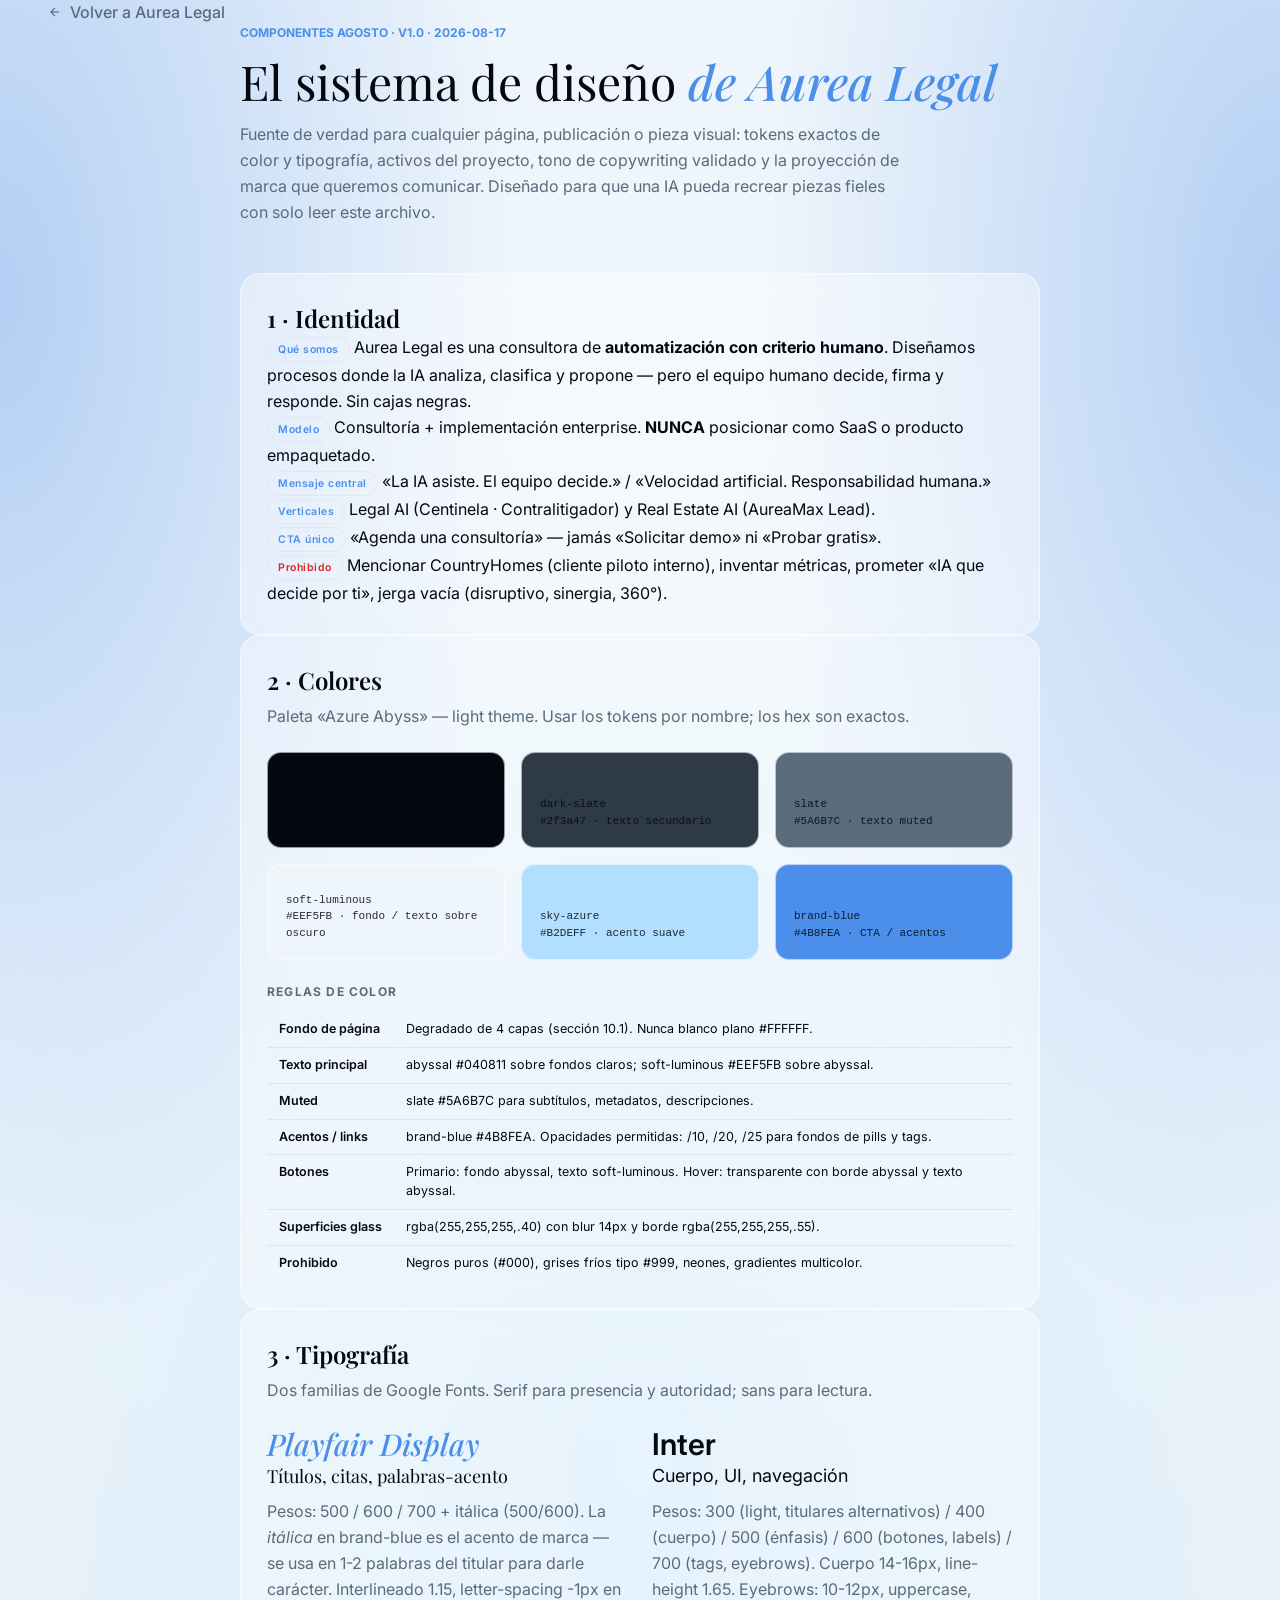
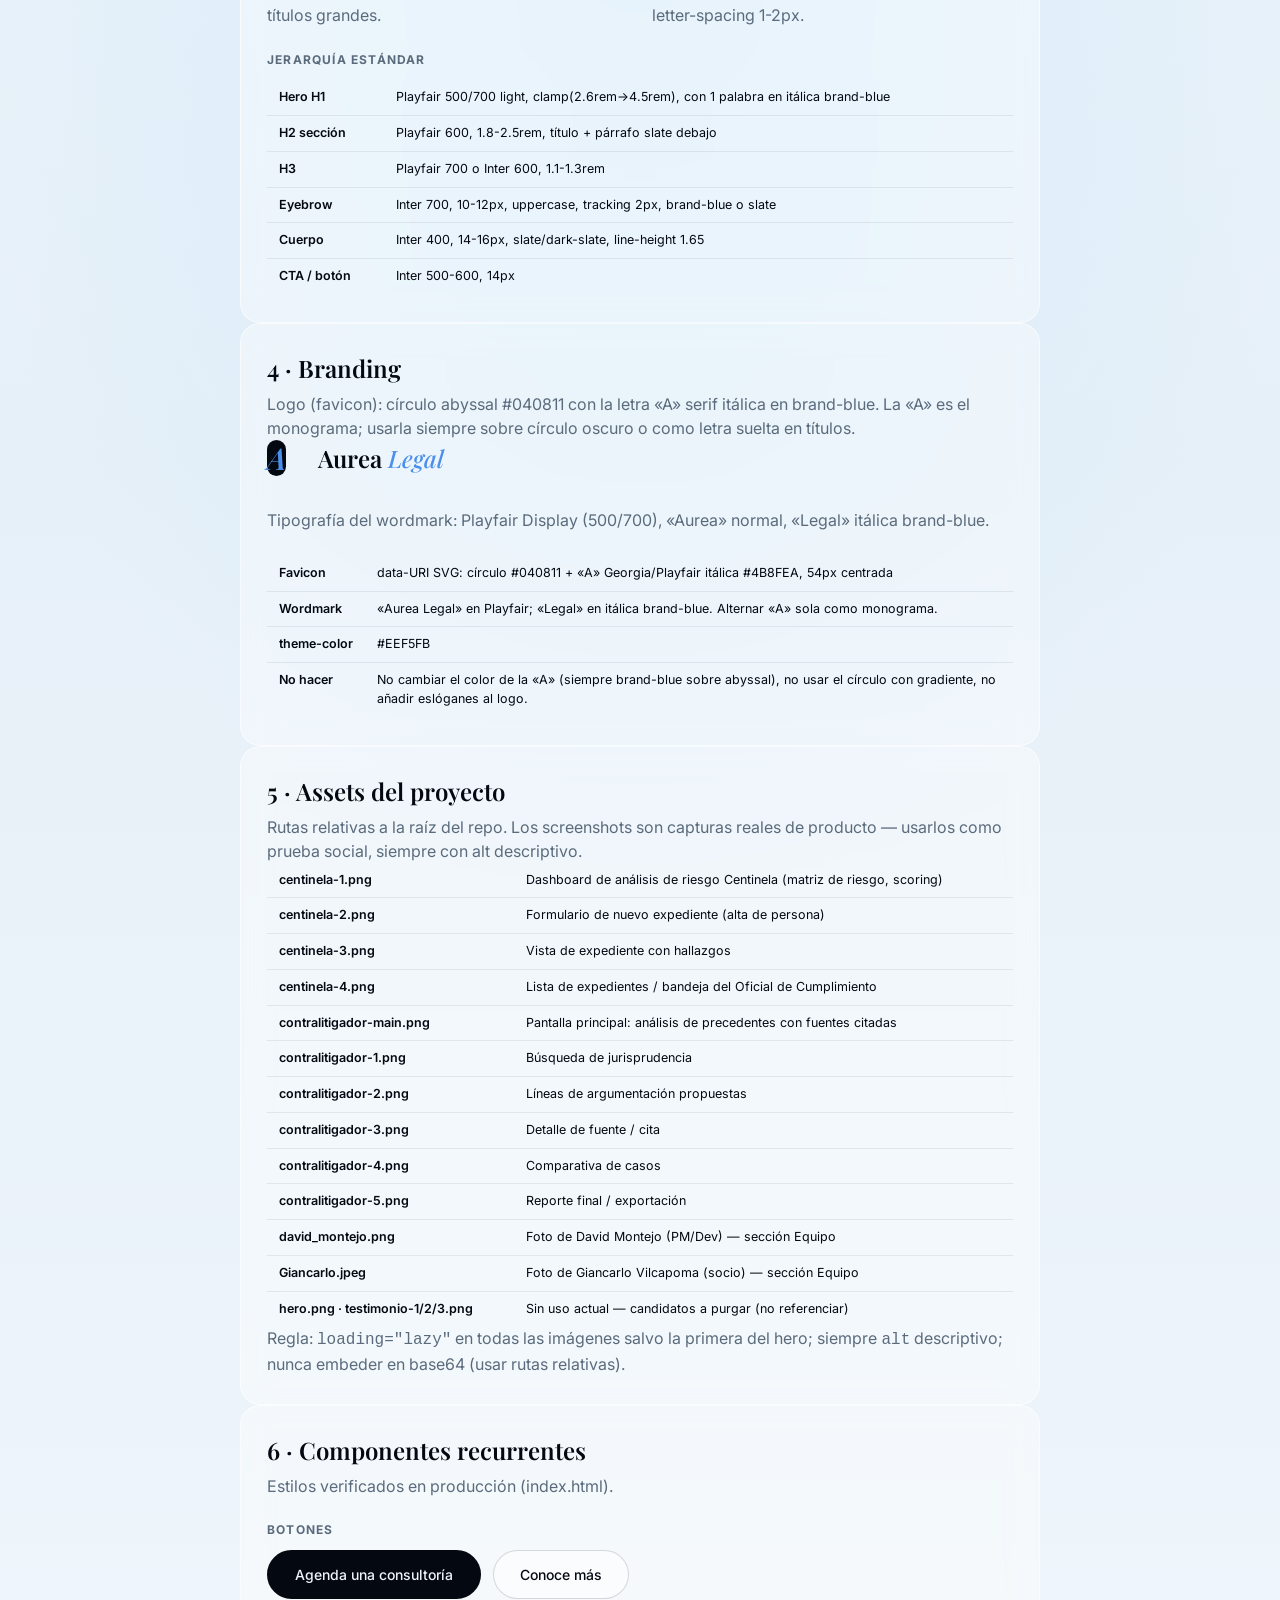
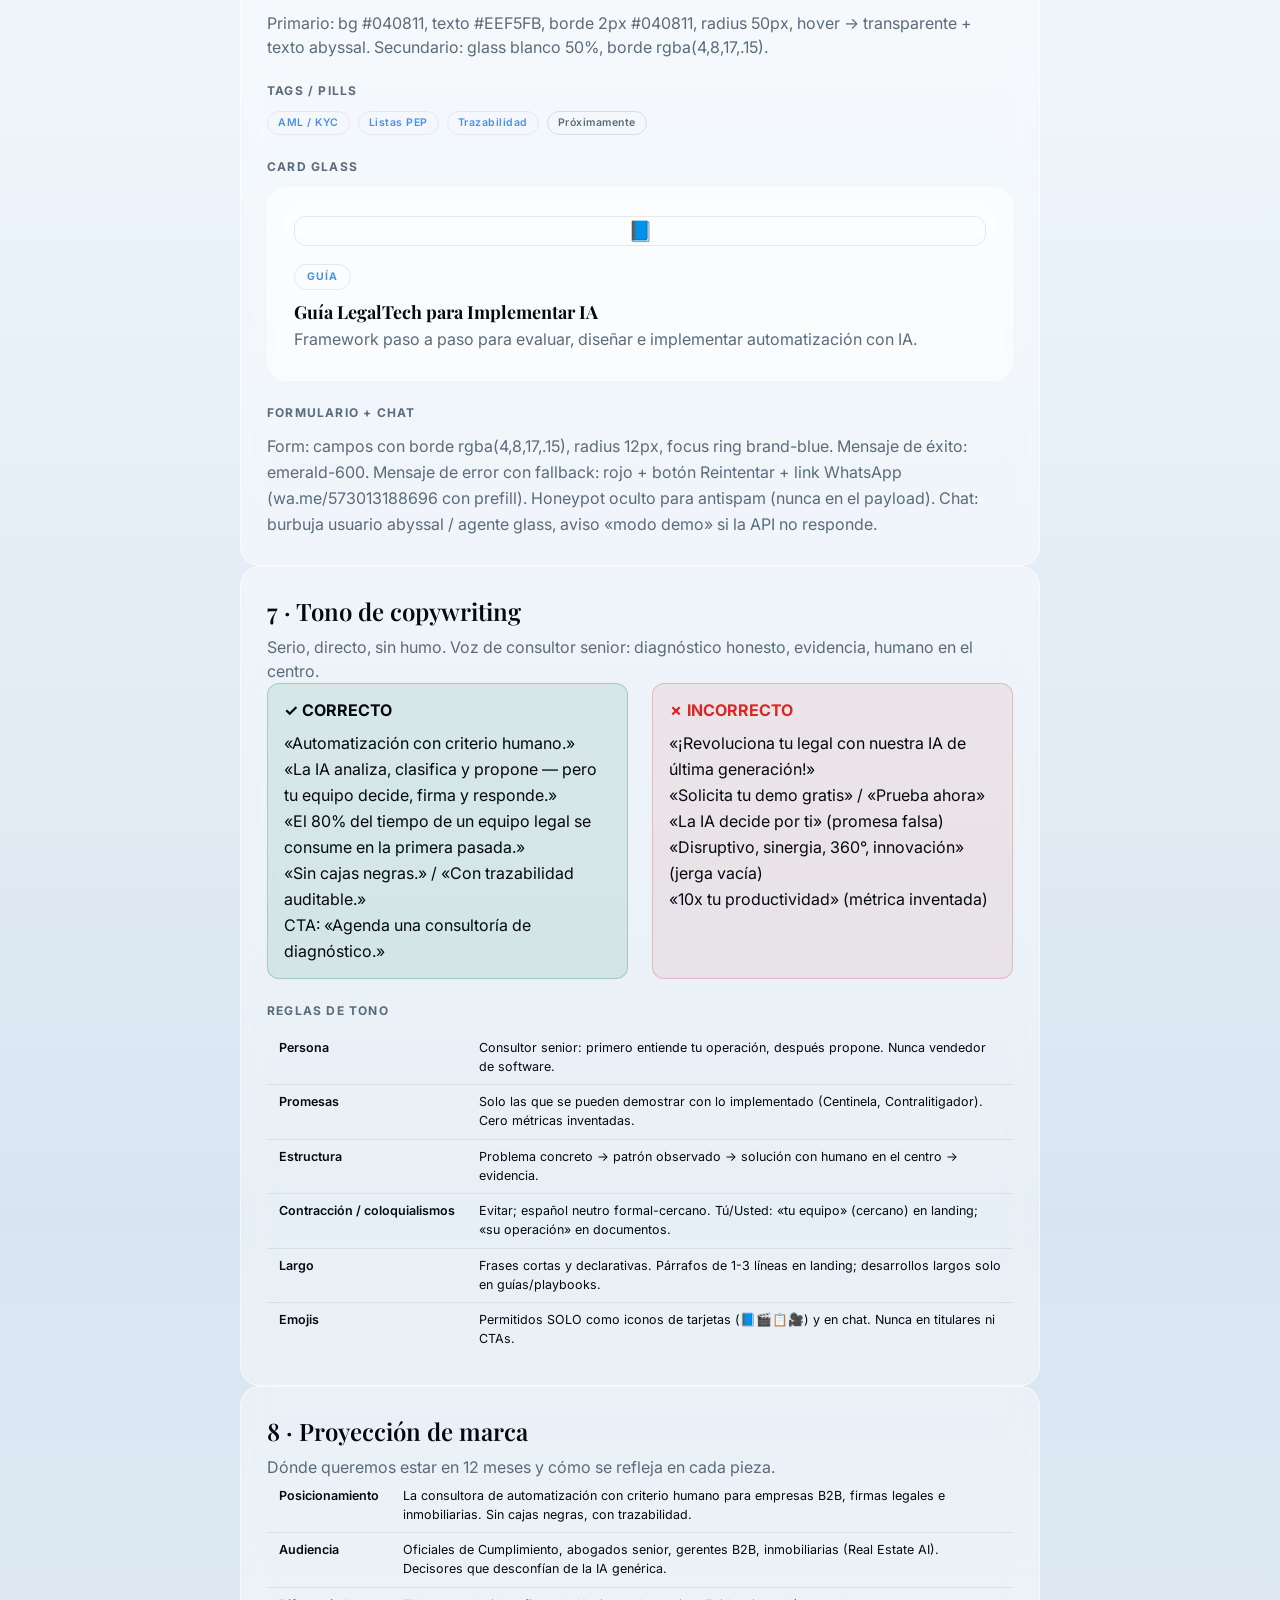
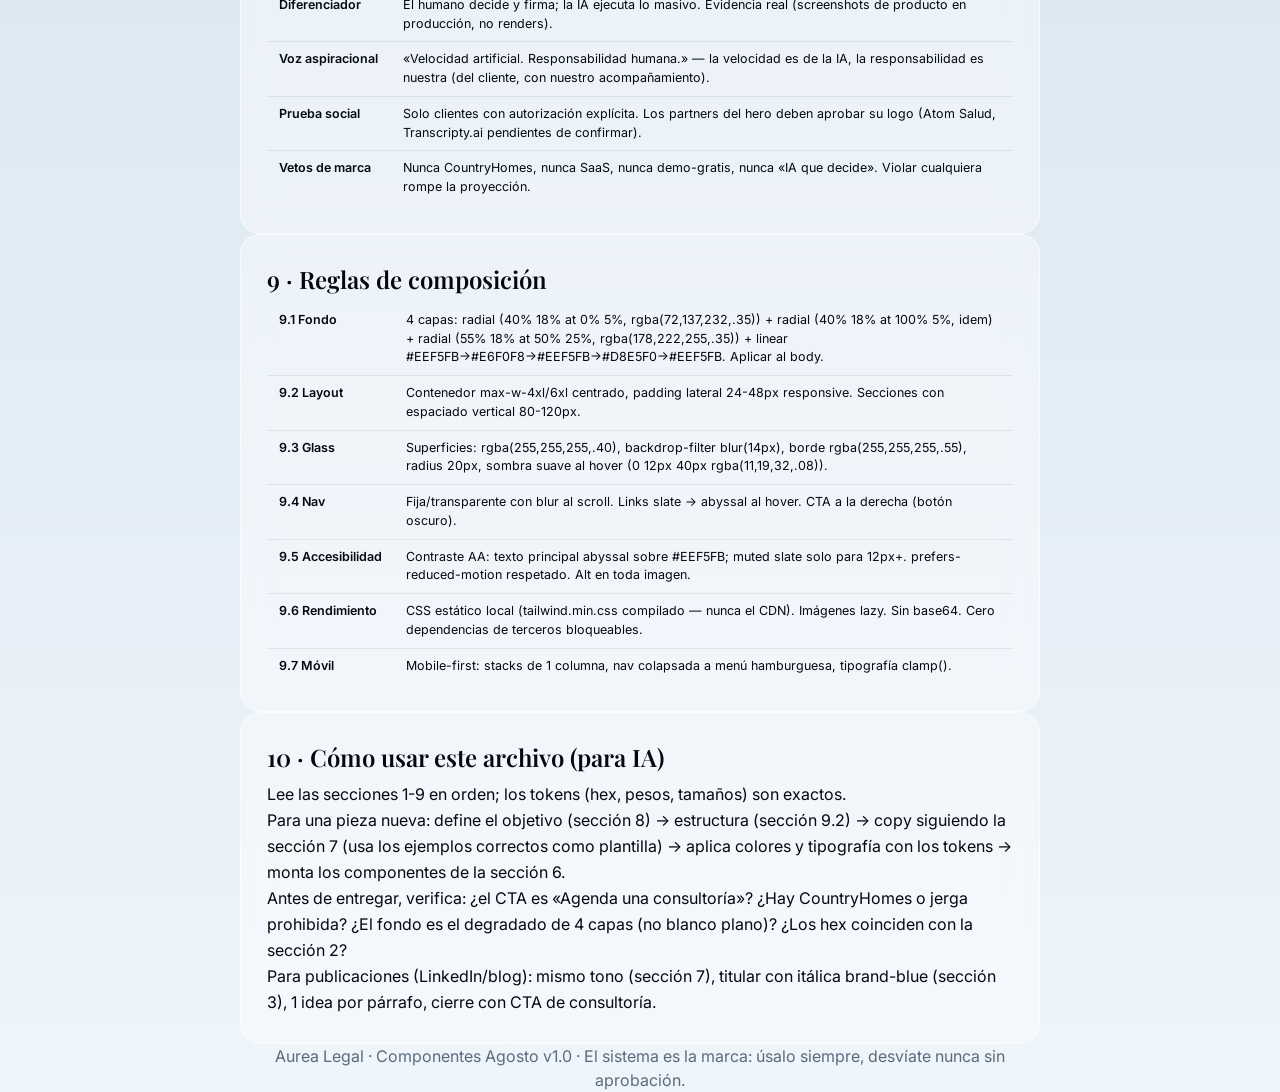
<file: ComponentesAgosto/index.html>
<!DOCTYPE html>
<html lang="es">
<head>
<meta charset="UTF-8">
<meta name="viewport" content="width=device-width, initial-scale=1.0">
<title>Componentes Agosto — Sistema de Diseño Aurea Legal</title>
<meta name="description" content="Style guide IA-first de Aurea Legal: colores, fuentes, branding, tono de copywriting, assets y proyección. Fuente de verdad para recrear páginas y publicaciones con IA.">

<link rel="preconnect" href="https://fonts.googleapis.com">
<link rel="preconnect" href="https://fonts.gstatic.com" crossorigin>
<link href="https://fonts.googleapis.com/css2?family=Inter:wght@300;400;500;600;700&family=Playfair+Display:ital,wght@0,500;0,600;0,700;1,500;1,600&display=swap" rel="stylesheet">

<style>
*,:after,:before{--tw-border-spacing-x:0;--tw-border-spacing-y:0;--tw-translate-x:0;--tw-translate-y:0;--tw-rotate:0;--tw-skew-x:0;--tw-skew-y:0;--tw-scale-x:1;--tw-scale-y:1;--tw-pan-x: ;--tw-pan-y: ;--tw-pinch-zoom: ;--tw-scroll-snap-strictness:proximity;--tw-gradient-from-position: ;--tw-gradient-via-position: ;--tw-gradient-to-position: ;--tw-ordinal: ;--tw-slashed-zero: ;--tw-numeric-figure: ;--tw-numeric-spacing: ;--tw-numeric-fraction: ;--tw-ring-inset: ;--tw-ring-offset-width:0px;--tw-ring-offset-color:#fff;--tw-ring-color:rgba(59,130,246,.5);--tw-ring-offset-shadow:0 0 #0000;--tw-ring-shadow:0 0 #0000;--tw-shadow:0 0 #0000;--tw-shadow-colored:0 0 #0000;--tw-blur: ;--tw-brightness: ;--tw-contrast: ;--tw-grayscale: ;--tw-hue-rotate: ;--tw-invert: ;--tw-saturate: ;--tw-sepia: ;--tw-drop-shadow: ;--tw-backdrop-blur: ;--tw-backdrop-brightness: ;--tw-backdrop-contrast: ;--tw-backdrop-grayscale: ;--tw-backdrop-hue-rotate: ;--tw-backdrop-invert: ;--tw-backdrop-opacity: ;--tw-backdrop-saturate: ;--tw-backdrop-sepia: ;--tw-contain-size: ;--tw-contain-layout: ;--tw-contain-paint: ;--tw-contain-style: }::backdrop{--tw-border-spacing-x:0;--tw-border-spacing-y:0;--tw-translate-x:0;--tw-translate-y:0;--tw-rotate:0;--tw-skew-x:0;--tw-skew-y:0;--tw-scale-x:1;--tw-scale-y:1;--tw-pan-x: ;--tw-pan-y: ;--tw-pinch-zoom: ;--tw-scroll-snap-strictness:proximity;--tw-gradient-from-position: ;--tw-gradient-via-position: ;--tw-gradient-to-position: ;--tw-ordinal: ;--tw-slashed-zero: ;--tw-numeric-figure: ;--tw-numeric-spacing: ;--tw-numeric-fraction: ;--tw-ring-inset: ;--tw-ring-offset-width:0px;--tw-ring-offset-color:#fff;--tw-ring-color:rgba(59,130,246,.5);--tw-ring-offset-shadow:0 0 #0000;--tw-ring-shadow:0 0 #0000;--tw-shadow:0 0 #0000;--tw-shadow-colored:0 0 #0000;--tw-blur: ;--tw-brightness: ;--tw-contrast: ;--tw-grayscale: ;--tw-hue-rotate: ;--tw-invert: ;--tw-saturate: ;--tw-sepia: ;--tw-drop-shadow: ;--tw-backdrop-blur: ;--tw-backdrop-brightness: ;--tw-backdrop-contrast: ;--tw-backdrop-grayscale: ;--tw-backdrop-hue-rotate: ;--tw-backdrop-invert: ;--tw-backdrop-opacity: ;--tw-backdrop-saturate: ;--tw-backdrop-sepia: ;--tw-contain-size: ;--tw-contain-layout: ;--tw-contain-paint: ;--tw-contain-style: }/*! tailwindcss v3.4.17 | MIT License | https://tailwindcss.com*/*,:after,:before{box-sizing:border-box;border:0 solid #e5e7eb}:after,:before{--tw-content:""}:host,html{line-height:1.5;-webkit-text-size-adjust:100%;-moz-tab-size:4;-o-tab-size:4;tab-size:4;font-family:Inter,system-ui,sans-serif;font-feature-settings:normal;font-variation-settings:normal;-webkit-tap-highlight-color:transparent}body{margin:0;line-height:inherit}hr{height:0;color:inherit;border-top-width:1px}abbr:where([title]){-webkit-text-decoration:underline dotted;text-decoration:underline dotted}h1,h2,h3,h4,h5,h6{font-size:inherit;font-weight:inherit}a{color:inherit;text-decoration:inherit}b,strong{font-weight:bolder}code,kbd,pre,samp{font-family:ui-monospace,SFMono-Regular,Menlo,Monaco,Consolas,Liberation Mono,Courier New,monospace;font-feature-settings:normal;font-variation-settings:normal;font-size:1em}small{font-size:80%}sub,sup{font-size:75%;line-height:0;position:relative;vertical-align:baseline}sub{bottom:-.25em}sup{top:-.5em}table{text-indent:0;border-color:inherit;border-collapse:collapse}button,input,optgroup,select,textarea{font-family:inherit;font-feature-settings:inherit;font-variation-settings:inherit;font-size:100%;font-weight:inherit;line-height:inherit;letter-spacing:inherit;color:inherit;margin:0;padding:0}button,select{text-transform:none}button,input:where([type=button]),input:where([type=reset]),input:where([type=submit]){-webkit-appearance:button;background-color:transparent;background-image:none}:-moz-focusring{outline:auto}:-moz-ui-invalid{box-shadow:none}progress{vertical-align:baseline}::-webkit-inner-spin-button,::-webkit-outer-spin-button{height:auto}[type=search]{-webkit-appearance:textfield;outline-offset:-2px}::-webkit-search-decoration{-webkit-appearance:none}::-webkit-file-upload-button{-webkit-appearance:button;font:inherit}summary{display:list-item}blockquote,dd,dl,figure,h1,h2,h3,h4,h5,h6,hr,p,pre{margin:0}fieldset{margin:0}fieldset,legend{padding:0}menu,ol,ul{list-style:none;margin:0;padding:0}dialog{padding:0}textarea{resize:vertical}input::-moz-placeholder,textarea::-moz-placeholder{opacity:1;color:#9ca3af}input::placeholder,textarea::placeholder{opacity:1;color:#9ca3af}[role=button],button{cursor:pointer}:disabled{cursor:default}audio,canvas,embed,iframe,img,object,svg,video{display:block;vertical-align:middle}img,video{max-width:100%;height:auto}[hidden]:where(:not([hidden=until-found])){display:none}[multiple],[type=date],[type=datetime-local],[type=email],[type=month],[type=number],[type=password],[type=search],[type=tel],[type=text],[type=time],[type=url],[type=week],input:where(:not([type])),select,textarea{-webkit-appearance:none;-moz-appearance:none;appearance:none;background-color:#fff;border-color:#6b7280;border-width:1px;border-radius:0;padding:.5rem .75rem;font-size:1rem;line-height:1.5rem;--tw-shadow:0 0 #0000}[multiple]:focus,[type=date]:focus,[type=datetime-local]:focus,[type=email]:focus,[type=month]:focus,[type=number]:focus,[type=password]:focus,[type=search]:focus,[type=tel]:focus,[type=text]:focus,[type=time]:focus,[type=url]:focus,[type=week]:focus,input:where(:not([type])):focus,select:focus,textarea:focus{outline:2px solid transparent;outline-offset:2px;--tw-ring-inset:var(--tw-empty,/*!*/ /*!*/);--tw-ring-offset-width:0px;--tw-ring-offset-color:#fff;--tw-ring-color:#2563eb;--tw-ring-offset-shadow:var(--tw-ring-inset) 0 0 0 var(--tw-ring-offset-width) var(--tw-ring-offset-color);--tw-ring-shadow:var(--tw-ring-inset) 0 0 0 calc(1px + var(--tw-ring-offset-width)) var(--tw-ring-color);box-shadow:var(--tw-ring-offset-shadow),var(--tw-ring-shadow),var(--tw-shadow);border-color:#2563eb}input::-moz-placeholder,textarea::-moz-placeholder{color:#6b7280;opacity:1}input::placeholder,textarea::placeholder{color:#6b7280;opacity:1}::-webkit-datetime-edit-fields-wrapper{padding:0}::-webkit-date-and-time-value{min-height:1.5em;text-align:inherit}::-webkit-datetime-edit{display:inline-flex}::-webkit-datetime-edit,::-webkit-datetime-edit-day-field,::-webkit-datetime-edit-hour-field,::-webkit-datetime-edit-meridiem-field,::-webkit-datetime-edit-millisecond-field,::-webkit-datetime-edit-minute-field,::-webkit-datetime-edit-month-field,::-webkit-datetime-edit-second-field,::-webkit-datetime-edit-year-field{padding-top:0;padding-bottom:0}select{background-image:url("data:image/svg+xml;charset=utf-8,%3Csvg xmlns='http://www.w3.org/2000/svg' fill='none' viewBox='0 0 20 20'%3E%3Cpath stroke='%236b7280' stroke-linecap='round' stroke-linejoin='round' stroke-width='1.5' d='m6 8 4 4 4-4'/%3E%3C/svg%3E");background-position:right .5rem center;background-repeat:no-repeat;background-size:1.5em 1.5em;padding-right:2.5rem;-webkit-print-color-adjust:exact;print-color-adjust:exact}[multiple],[size]:where(select:not([size="1"])){background-image:none;background-position:0 0;background-repeat:unset;background-size:initial;padding-right:.75rem;-webkit-print-color-adjust:unset;print-color-adjust:unset}[type=checkbox],[type=radio]{-webkit-appearance:none;-moz-appearance:none;appearance:none;padding:0;-webkit-print-color-adjust:exact;print-color-adjust:exact;display:inline-block;vertical-align:middle;background-origin:border-box;-webkit-user-select:none;-moz-user-select:none;user-select:none;flex-shrink:0;height:1rem;width:1rem;color:#2563eb;background-color:#fff;border-color:#6b7280;border-width:1px;--tw-shadow:0 0 #0000}[type=checkbox]{border-radius:0}[type=radio]{border-radius:100%}[type=checkbox]:focus,[type=radio]:focus{outline:2px solid transparent;outline-offset:2px;--tw-ring-inset:var(--tw-empty,/*!*/ /*!*/);--tw-ring-offset-width:2px;--tw-ring-offset-color:#fff;--tw-ring-color:#2563eb;--tw-ring-offset-shadow:var(--tw-ring-inset) 0 0 0 var(--tw-ring-offset-width) var(--tw-ring-offset-color);--tw-ring-shadow:var(--tw-ring-inset) 0 0 0 calc(2px + var(--tw-ring-offset-width)) var(--tw-ring-color);box-shadow:var(--tw-ring-offset-shadow),var(--tw-ring-shadow),var(--tw-shadow)}[type=checkbox]:checked,[type=radio]:checked{border-color:transparent;background-color:currentColor;background-size:100% 100%;background-position:50%;background-repeat:no-repeat}[type=checkbox]:checked{background-image:url("data:image/svg+xml;charset=utf-8,%3Csvg xmlns='http://www.w3.org/2000/svg' fill='%23fff' viewBox='0 0 16 16'%3E%3Cpath d='M12.207 4.793a1 1 0 0 1 0 1.414l-5 5a1 1 0 0 1-1.414 0l-2-2a1 1 0 0 1 1.414-1.414L6.5 9.086l4.293-4.293a1 1 0 0 1 1.414 0'/%3E%3C/svg%3E")}@media (forced-colors:active) {[type=checkbox]:checked{-webkit-appearance:auto;-moz-appearance:auto;appearance:auto}}[type=radio]:checked{background-image:url("data:image/svg+xml;charset=utf-8,%3Csvg xmlns='http://www.w3.org/2000/svg' fill='%23fff' viewBox='0 0 16 16'%3E%3Ccircle cx='8' cy='8' r='3'/%3E%3C/svg%3E")}@media (forced-colors:active) {[type=radio]:checked{-webkit-appearance:auto;-moz-appearance:auto;appearance:auto}}[type=checkbox]:checked:focus,[type=checkbox]:checked:hover,[type=radio]:checked:focus,[type=radio]:checked:hover{border-color:transparent;background-color:currentColor}[type=checkbox]:indeterminate{background-image:url("data:image/svg+xml;charset=utf-8,%3Csvg xmlns='http://www.w3.org/2000/svg' fill='none' viewBox='0 0 16 16'%3E%3Cpath stroke='%23fff' stroke-linecap='round' stroke-linejoin='round' stroke-width='2' d='M4 8h8'/%3E%3C/svg%3E");border-color:transparent;background-color:currentColor;background-size:100% 100%;background-position:50%;background-repeat:no-repeat}@media (forced-colors:active) {[type=checkbox]:indeterminate{-webkit-appearance:auto;-moz-appearance:auto;appearance:auto}}[type=checkbox]:indeterminate:focus,[type=checkbox]:indeterminate:hover{border-color:transparent;background-color:currentColor}[type=file]{background:unset;border-color:inherit;border-width:0;border-radius:0;padding:0;font-size:unset;line-height:inherit}[type=file]:focus{outline:1px solid ButtonText;outline:1px auto -webkit-focus-ring-color}.visible{visibility:visible}.fixed{position:fixed}.absolute{position:absolute}.relative{position:relative}.-right-2{right:-.5rem}.-top-4{top:-1rem}.bottom-0{bottom:0}.left-1\/2{left:50%}.top-0{top:0}.z-10{z-index:10}.z-20{z-index:20}.order-1{order:1}.order-2{order:2}.col-span-2{grid-column:span 2/span 2}.mx-auto{margin-left:auto;margin-right:auto}.mb-12{margin-bottom:3rem}.mb-14{margin-bottom:3.5rem}.mb-16{margin-bottom:4rem}.mb-2{margin-bottom:.5rem}.mb-20{margin-bottom:5rem}.mb-3{margin-bottom:.75rem}.mb-4{margin-bottom:1rem}.mb-6{margin-bottom:1.5rem}.ml-2{margin-left:.5rem}.mr-3{margin-right:.75rem}.mt-0\.5{margin-top:.125rem}.mt-1{margin-top:.25rem}.mt-12{margin-top:3rem}.mt-14{margin-top:3.5rem}.mt-16{margin-top:4rem}.mt-2{margin-top:.5rem}.mt-3{margin-top:.75rem}.mt-6{margin-top:1.5rem}.mt-8{margin-top:2rem}.block{display:block}.inline-block{display:inline-block}.flex{display:flex}.inline-flex{display:inline-flex}.grid{display:grid}.hidden{display:none}.h-20{height:5rem}.h-3\.5{height:.875rem}.h-4{height:1rem}.h-6{height:1.5rem}.h-7{height:1.75rem}.h-8{height:2rem}.h-9{height:2.25rem}.min-h-screen{min-height:100vh}.w-20{width:5rem}.w-3\.5{width:.875rem}.w-4{width:1rem}.w-6{width:1.5rem}.w-7{width:1.75rem}.w-8{width:2rem}.w-9{width:2.25rem}.w-full{width:100%}.w-px{width:1px}.max-w-2xl{max-width:42rem}.max-w-3xl{max-width:48rem}.max-w-4xl{max-width:56rem}.max-w-5xl{max-width:64rem}.max-w-6xl{max-width:72rem}.max-w-xl{max-width:36rem}.flex-shrink{flex-shrink:1}.flex-shrink-0{flex-shrink:0}.flex-grow{flex-grow:1}.transform{transform:translate(var(--tw-translate-x),var(--tw-translate-y)) rotate(var(--tw-rotate)) skewX(var(--tw-skew-x)) skewY(var(--tw-skew-y)) scaleX(var(--tw-scale-x)) scaleY(var(--tw-scale-y))}.grid-cols-1{grid-template-columns:repeat(1,minmax(0,1fr))}.grid-cols-2{grid-template-columns:repeat(2,minmax(0,1fr))}.flex-col{flex-direction:column}.flex-wrap{flex-wrap:wrap}.items-start{align-items:flex-start}.items-center{align-items:center}.justify-center{justify-content:center}.justify-between{justify-content:space-between}.gap-10{gap:2.5rem}.gap-12{gap:3rem}.gap-2{gap:.5rem}.gap-2\.5{gap:.625rem}.gap-3{gap:.75rem}.gap-4{gap:1rem}.gap-6{gap:1.5rem}.gap-8{gap:2rem}.space-x-8>:not([hidden])~:not([hidden]){--tw-space-x-reverse:0;margin-right:calc(2rem*var(--tw-space-x-reverse));margin-left:calc(2rem*(1 - var(--tw-space-x-reverse)))}.space-y-0>:not([hidden])~:not([hidden]){--tw-space-y-reverse:0;margin-top:calc(0px*(1 - var(--tw-space-y-reverse)));margin-bottom:calc(0px*var(--tw-space-y-reverse))}.space-y-10>:not([hidden])~:not([hidden]){--tw-space-y-reverse:0;margin-top:calc(2.5rem*(1 - var(--tw-space-y-reverse)));margin-bottom:calc(2.5rem*var(--tw-space-y-reverse))}.space-y-2\.5>:not([hidden])~:not([hidden]){--tw-space-y-reverse:0;margin-top:calc(.625rem*(1 - var(--tw-space-y-reverse)));margin-bottom:calc(.625rem*var(--tw-space-y-reverse))}.space-y-4>:not([hidden])~:not([hidden]){--tw-space-y-reverse:0;margin-top:calc(1rem*(1 - var(--tw-space-y-reverse)));margin-bottom:calc(1rem*var(--tw-space-y-reverse))}.space-y-5>:not([hidden])~:not([hidden]){--tw-space-y-reverse:0;margin-top:calc(1.25rem*(1 - var(--tw-space-y-reverse)));margin-bottom:calc(1.25rem*var(--tw-space-y-reverse))}.space-y-6>:not([hidden])~:not([hidden]){--tw-space-y-reverse:0;margin-top:calc(1.5rem*(1 - var(--tw-space-y-reverse)));margin-bottom:calc(1.5rem*var(--tw-space-y-reverse))}.space-y-8>:not([hidden])~:not([hidden]){--tw-space-y-reverse:0;margin-top:calc(2rem*(1 - var(--tw-space-y-reverse)));margin-bottom:calc(2rem*var(--tw-space-y-reverse))}.overflow-hidden{overflow:hidden}.rounded-2xl{border-radius:1rem}.rounded-full{border-radius:9999px}.rounded-md{border-radius:.375rem}.rounded-xl{border-radius:.75rem}.border{border-width:1px}.border-2{border-width:2px}.border-t{border-top-width:1px}.border-abyssal{--tw-border-opacity:1;border-color:rgb(4 8 17/var(--tw-border-opacity,1))}.border-abyssal\/15{border-color:rgba(4,8,17,.15)}.border-brand-blue\/30{border-color:rgba(75,143,234,.3)}.border-slate\/10{border-color:rgba(90,107,124,.1)}.border-slate\/20{border-color:rgba(90,107,124,.2)}.border-slate\/30{border-color:rgba(90,107,124,.3)}.border-white\/60{border-color:hsla(0,0%,100%,.6)}.bg-abyssal{--tw-bg-opacity:1;background-color:rgb(4 8 17/var(--tw-bg-opacity,1))}.bg-brand-blue\/20{background-color:rgba(75,143,234,.2)}.bg-brand-blue\/\[0\.03\]{background-color:rgba(75,143,234,.03)}.bg-soft-luminous\/60{background-color:rgba(238,245,251,.6)}.bg-transparent{background-color:transparent}.bg-white\/50{background-color:hsla(0,0%,100%,.5)}.object-cover{-o-object-fit:cover;object-fit:cover}.p-1\.5{padding:.375rem}.p-6{padding:1.5rem}.p-8{padding:2rem}.px-10{padding-left:2.5rem;padding-right:2.5rem}.px-3{padding-left:.75rem;padding-right:.75rem}.px-4{padding-left:1rem;padding-right:1rem}.px-5{padding-left:1.25rem;padding-right:1.25rem}.px-6{padding-left:1.5rem;padding-right:1.5rem}.px-8{padding-left:2rem;padding-right:2rem}.py-1{padding-top:.25rem;padding-bottom:.25rem}.py-16{padding-top:4rem;padding-bottom:4rem}.py-2{padding-top:.5rem;padding-bottom:.5rem}.py-2\.5{padding-top:.625rem;padding-bottom:.625rem}.py-24{padding-top:6rem;padding-bottom:6rem}.py-3\.5{padding-top:.875rem;padding-bottom:.875rem}.py-32{padding-top:8rem;padding-bottom:8rem}.py-4{padding-top:1rem;padding-bottom:1rem}.py-5{padding-top:1.25rem;padding-bottom:1.25rem}.pb-20{padding-bottom:5rem}.pb-6{padding-bottom:1.5rem}.pl-0{padding-left:0}.pr-0{padding-right:0}.pt-2{padding-top:.5rem}.pt-6{padding-top:1.5rem}.text-left{text-align:left}.text-center{text-align:center}.text-right{text-align:right}.font-sans{font-family:Inter,system-ui,sans-serif}.font-serif{font-family:Playfair Display,Georgia,serif}.text-2xl{font-size:1.5rem;line-height:2rem}.text-3xl{font-size:1.875rem;line-height:2.25rem}.text-4xl{font-size:2.25rem;line-height:2.5rem}.text-5xl{font-size:3rem;line-height:1}.text-6xl{font-size:3.75rem;line-height:1}.text-base{font-size:1rem;line-height:1.5rem}.text-lg{font-size:1.125rem;line-height:1.75rem}.text-sm{font-size:.875rem;line-height:1.25rem}.text-xl{font-size:1.25rem;line-height:1.75rem}.text-xs{font-size:.75rem;line-height:1rem}.font-black{font-weight:900}.font-bold{font-weight:700}.font-light{font-weight:300}.font-medium{font-weight:500}.font-normal{font-weight:400}.font-semibold{font-weight:600}.uppercase{text-transform:uppercase}.italic{font-style:italic}.leading-relaxed{line-height:1.625}.leading-snug{line-height:1.375}.leading-tight{line-height:1.25}.tracking-tight{letter-spacing:-.025em}.tracking-widest{letter-spacing:.1em}.text-abyssal{--tw-text-opacity:1;color:rgb(4 8 17/var(--tw-text-opacity,1))}.text-brand-blue{--tw-text-opacity:1;color:rgb(75 143 234/var(--tw-text-opacity,1))}.text-brand-blue\/10{color:rgba(75,143,234,.1)}.text-brand-blue\/15{color:rgba(75,143,234,.15)}.text-brand-blue\/60{color:rgba(75,143,234,.6)}.text-emerald-600{--tw-text-opacity:1;color:rgb(5 150 105/var(--tw-text-opacity,1))}.text-red-500{--tw-text-opacity:1;color:rgb(239 68 68/var(--tw-text-opacity,1))}.text-red-600{--tw-text-opacity:1;color:rgb(220 38 38/var(--tw-text-opacity,1))}.text-slate{--tw-text-opacity:1;color:rgb(90 107 124/var(--tw-text-opacity,1))}.text-slate\/40{color:rgba(90,107,124,.4)}.text-slate\/50{color:rgba(90,107,124,.5)}.text-slate\/60{color:rgba(90,107,124,.6)}.text-slate\/70{color:rgba(90,107,124,.7)}.text-soft-luminous{--tw-text-opacity:1;color:rgb(238 245 251/var(--tw-text-opacity,1))}.underline{text-decoration-line:underline}.antialiased{-webkit-font-smoothing:antialiased;-moz-osx-font-smoothing:grayscale}.shadow-md{--tw-shadow:0 4px 6px -1px rgba(0,0,0,.1),0 2px 4px -2px rgba(0,0,0,.1);--tw-shadow-colored:0 4px 6px -1px var(--tw-shadow-color),0 2px 4px -2px var(--tw-shadow-color)}.shadow-md,.shadow-sm{box-shadow:var(--tw-ring-offset-shadow,0 0 #0000),var(--tw-ring-shadow,0 0 #0000),var(--tw-shadow)}.shadow-sm{--tw-shadow:0 1px 2px 0 rgba(0,0,0,.05);--tw-shadow-colored:0 1px 2px 0 var(--tw-shadow-color)}.outline{outline-style:solid}.blur{--tw-blur:blur(8px)}.blur,.filter{filter:var(--tw-blur) var(--tw-brightness) var(--tw-contrast) var(--tw-grayscale) var(--tw-hue-rotate) var(--tw-invert) var(--tw-saturate) var(--tw-sepia) var(--tw-drop-shadow)}.backdrop-blur-sm{--tw-backdrop-blur:blur(4px)}.backdrop-blur-sm,.backdrop-filter{-webkit-backdrop-filter:var(--tw-backdrop-blur) var(--tw-backdrop-brightness) var(--tw-backdrop-contrast) var(--tw-backdrop-grayscale) var(--tw-backdrop-hue-rotate) var(--tw-backdrop-invert) var(--tw-backdrop-opacity) var(--tw-backdrop-saturate) var(--tw-backdrop-sepia);backdrop-filter:var(--tw-backdrop-blur) var(--tw-backdrop-brightness) var(--tw-backdrop-contrast) var(--tw-backdrop-grayscale) var(--tw-backdrop-hue-rotate) var(--tw-backdrop-invert) var(--tw-backdrop-opacity) var(--tw-backdrop-saturate) var(--tw-backdrop-sepia)}.transition{transition-property:color,background-color,border-color,text-decoration-color,fill,stroke,opacity,box-shadow,transform,filter,-webkit-backdrop-filter;transition-property:color,background-color,border-color,text-decoration-color,fill,stroke,opacity,box-shadow,transform,filter,backdrop-filter;transition-property:color,background-color,border-color,text-decoration-color,fill,stroke,opacity,box-shadow,transform,filter,backdrop-filter,-webkit-backdrop-filter;transition-timing-function:cubic-bezier(.4,0,.2,1);transition-duration:.15s}.transition-all{transition-property:all;transition-timing-function:cubic-bezier(.4,0,.2,1);transition-duration:.15s}.transition-colors{transition-property:color,background-color,border-color,text-decoration-color,fill,stroke;transition-timing-function:cubic-bezier(.4,0,.2,1);transition-duration:.15s}.transition-transform{transition-property:transform;transition-timing-function:cubic-bezier(.4,0,.2,1);transition-duration:.15s}.duration-300{transition-duration:.3s}.ease-in-out{transition-timing-function:cubic-bezier(.4,0,.2,1)}.placeholder\:text-slate\/50::-moz-placeholder{color:rgba(90,107,124,.5)}.placeholder\:text-slate\/50::placeholder{color:rgba(90,107,124,.5)}.hover\:-translate-y-0\.5:hover{--tw-translate-y:-0.125rem}.hover\:-translate-y-0\.5:hover,.hover\:-translate-y-2:hover{transform:translate(var(--tw-translate-x),var(--tw-translate-y)) rotate(var(--tw-rotate)) skewX(var(--tw-skew-x)) skewY(var(--tw-skew-y)) scaleX(var(--tw-scale-x)) scaleY(var(--tw-scale-y))}.hover\:-translate-y-2:hover{--tw-translate-y:-0.5rem}.hover\:border-abyssal:hover{--tw-border-opacity:1;border-color:rgb(4 8 17/var(--tw-border-opacity,1))}.hover\:border-slate\/50:hover{border-color:rgba(90,107,124,.5)}.hover\:bg-abyssal:hover{--tw-bg-opacity:1;background-color:rgb(4 8 17/var(--tw-bg-opacity,1))}.hover\:bg-abyssal\/5:hover{background-color:rgba(4,8,17,.05)}.hover\:bg-abyssal\/90:hover{background-color:rgba(4,8,17,.9)}.hover\:bg-soft-luminous\/15:hover{background-color:rgba(238,245,251,.15)}.hover\:bg-transparent:hover{background-color:transparent}.hover\:bg-white:hover{--tw-bg-opacity:1;background-color:rgb(255 255 255/var(--tw-bg-opacity,1))}.hover\:text-abyssal:hover{--tw-text-opacity:1;color:rgb(4 8 17/var(--tw-text-opacity,1))}.hover\:text-soft-luminous:hover{--tw-text-opacity:1;color:rgb(238 245 251/var(--tw-text-opacity,1))}.hover\:shadow-lg:hover{--tw-shadow:0 10px 15px -3px rgba(0,0,0,.1),0 4px 6px -4px rgba(0,0,0,.1);--tw-shadow-colored:0 10px 15px -3px var(--tw-shadow-color),0 4px 6px -4px var(--tw-shadow-color);box-shadow:var(--tw-ring-offset-shadow,0 0 #0000),var(--tw-ring-shadow,0 0 #0000),var(--tw-shadow)}.focus\:border-brand-blue:focus{--tw-border-opacity:1;border-color:rgb(75 143 234/var(--tw-border-opacity,1))}.focus\:outline-none:focus{outline:2px solid transparent;outline-offset:2px}.focus\:ring-2:focus{--tw-ring-offset-shadow:var(--tw-ring-inset) 0 0 0 var(--tw-ring-offset-width) var(--tw-ring-offset-color);--tw-ring-shadow:var(--tw-ring-inset) 0 0 0 calc(2px + var(--tw-ring-offset-width)) var(--tw-ring-color);box-shadow:var(--tw-ring-offset-shadow),var(--tw-ring-shadow),var(--tw-shadow,0 0 #0000)}.focus\:ring-brand-blue\/10:focus{--tw-ring-color:rgba(75,143,234,.1)}.group:hover .group-hover\:text-brand-blue\/15{color:rgba(75,143,234,.15)}@media (min-width:640px){.sm\:w-auto{width:auto}.sm\:grid-cols-2{grid-template-columns:repeat(2,minmax(0,1fr))}.sm\:flex-row{flex-direction:row}.sm\:px-6{padding-left:1.5rem;padding-right:1.5rem}}@media (min-width:768px){.md\:order-1{order:1}.md\:order-2{order:2}.md\:col-span-1{grid-column:span 1/span 1}.md\:block{display:block}.md\:flex{display:flex}.md\:hidden{display:none}.md\:grid-cols-2{grid-template-columns:repeat(2,minmax(0,1fr))}.md\:grid-cols-3{grid-template-columns:repeat(3,minmax(0,1fr))}.md\:grid-cols-4{grid-template-columns:repeat(4,minmax(0,1fr))}.md\:grid-cols-5{grid-template-columns:repeat(5,minmax(0,1fr))}.md\:gap-16{gap:4rem}.md\:px-12{padding-left:3rem;padding-right:3rem}.md\:py-32{padding-top:8rem;padding-bottom:8rem}.md\:pl-8{padding-left:2rem}.md\:pr-8{padding-right:2rem}.md\:text-4xl{font-size:2.25rem;line-height:2.5rem}.md\:text-5xl{font-size:3rem;line-height:1}.md\:text-6xl{font-size:3.75rem;line-height:1}.md\:text-xl{font-size:1.25rem;line-height:1.75rem}}@media (min-width:1024px){.lg\:grid-cols-4{grid-template-columns:repeat(4,minmax(0,1fr))}.lg\:px-8{padding-left:2rem;padding-right:2rem}.lg\:text-7xl{font-size:4.5rem;line-height:1}}
</style>

<link rel="icon" href="data:image/svg+xml,<svg xmlns='http://www.w3.org/2000/svg' viewBox='0 0 100 100'><circle cx='50' cy='50' r='48' fill='%23040811'/><text x='50' y='70' font-family='Georgia,serif' font-style='italic' font-size='54' font-weight='600' fill='%234B8FEA' text-anchor='middle'>A</text></svg>">
<meta name="theme-color" content="#EEF5FB">

<style>
  body {
    background:
      radial-gradient(ellipse 40% 18% at 0% 5%,  rgba(72,137,232,.35) 0%, transparent 100%),
      radial-gradient(ellipse 40% 18% at 100% 5%, rgba(72,137,232,.35) 0%, transparent 100%),
      radial-gradient(ellipse 55% 18% at 50% 25%, rgba(178,222,255,.35) 0%, transparent 100%),
      linear-gradient(180deg, #EEF5FB 0%, #EEF5FB 15%, #E6F0F8 35%, #EEF5FB 55%, #D8E5F0 75%, #EEF5FB 100%);
    min-height: 100vh;
    -webkit-font-smoothing: antialiased;
    overflow-x: hidden;
  }
  .swatch { border-radius: 14px; padding: 18px; border: 1px solid rgba(255,255,255,.6); min-height: 96px; display: flex; flex-direction: column; justify-content: flex-end; }
  .swatch code { font-size: 11px; opacity: .85; }
  .token-table td { padding: 8px 12px; border-bottom: 1px solid rgba(90,107,124,.12); font-size: 12.5px; vertical-align: top; }
  .token-table td:first-child { font-weight: 600; color: #040811; white-space: nowrap; }
  .token-table tr:last-child td { border-bottom: none; }
  .demo-card {
    background: rgba(255,255,255,.40);
    backdrop-filter: blur(14px); -webkit-backdrop-filter: blur(14px);
    border: 1px solid rgba(255,255,255,.55);
    border-radius: 20px; padding: 28px 26px;
  }
  .badge-example { display: inline-block; padding: 4px 12px; border-radius: 50px; font-size: 10.5px; font-weight: 700; letter-spacing: 1px; text-transform: uppercase; }
  .copy-good { background: rgba(16,120,80,.10); border: 1px solid rgba(16,120,80,.25); border-radius: 12px; padding: 14px 16px; }
  .copy-bad  { background: rgba(190,40,40,.07);  border: 1px solid rgba(190,40,40,.22);  border-radius: 12px; padding: 14px 16px; }
  .pill { display: inline-block; padding: 3px 10px; border-radius: 50px; font-size: 10.5px; font-weight: 600; letter-spacing: .5px; }
  .btn { display: inline-flex; align-items: center; gap: 8px; padding: 12px 26px; border-radius: 50px; font-size: 14px; font-weight: 500; text-decoration: none; transition: all .25s; }
  .btn-dark { background: #040811; color: #EEF5FB; border: 2px solid #040811; }
  .btn-dark:hover { background: transparent; color: #040811; }
  .btn-light { background: rgba(255,255,255,.5); color: #040811; border: 1px solid rgba(4,8,17,.15); }
  .btn-light:hover { background: rgba(255,255,255,.85); }
  @media (prefers-reduced-motion: reduce) {
    *, *::before, *::after { animation-duration: .01ms !important; transition-duration: .01ms !important; }
  }
</style>
</head>
<body class="font-sans text-abyssal antialiased">

<!-- ════════════════════════════════════════════════════════════════
     COMPONENTES AGOSTO — SYSTEMA DE DISEÑO AUREA LEGAL
     Este archivo es la FUENTE DE VERDAD visual y de copy.
     Para IA: lee las secciones en orden; cada token tiene valor exacto.
     Para recrear una página: copia los tokens, aplica las reglas de
     composición (sección 10) y el tono de copy (sección 7).
     ════════════════════════════════════════════════════════════════ -->

<header class="px-6 md:px-12 pt-8 pb-4 relative z-10">
  <a href="../" class="inline-flex items-center gap-2 text-slate text-[13px] font-medium hover:text-abyssal transition-colors">
    <svg viewBox="0 0 24 24" class="w-3.5 h-3.5" fill="none" stroke="currentColor" stroke-width="2"><line x1="19" y1="12" x2="5" y2="12"/><polyline points="12 19 5 12 12 5"/></svg>
    Volver a Aurea Legal
  </a>
</header>

<main class="max-w-4xl mx-auto px-6 md:px-12 py-10 md:py-16 relative z-10">

  <!-- 0. Portada -->
  <span class="text-xs tracking-[2px] uppercase text-brand-blue font-bold mb-4 block">Componentes Agosto · v1.0 · 2026-08-17</span>
  <h1 class="font-serif text-4xl md:text-5xl font-light leading-tight mb-4">El sistema de diseño <span class="italic font-medium text-brand-blue">de Aurea Legal</span></h1>
  <p class="text-slate text-base leading-relaxed mb-12 max-w-2xl">Fuente de verdad para cualquier página, publicación o pieza visual: tokens exactos de color y tipografía, activos del proyecto, tono de copywriting validado y la proyección de marca que queremos comunicar. Diseñado para que una IA pueda recrear piezas fieles con solo leer este archivo.</p>

  <!-- 1. Identidad -->
  <section class="demo-card mb-10">
    <h2 class="font-serif text-2xl font-semibold mb-5">1 · Identidad</h2>
    <div class="space-y-3 text-[13.5px] leading-relaxed text-dark-slate">
      <p><span class="pill bg-brand-blue/10 text-brand-blue border border-brand-blue/25">Qué somos</span> Aurea Legal es una consultora de <strong>automatización con criterio humano</strong>. Diseñamos procesos donde la IA analiza, clasifica y propone — pero el equipo humano decide, firma y responde. Sin cajas negras.</p>
      <p><span class="pill bg-brand-blue/10 text-brand-blue border border-brand-blue/25">Modelo</span> Consultoría + implementación enterprise. <strong>NUNCA</strong> posicionar como SaaS o producto empaquetado.</p>
      <p><span class="pill bg-brand-blue/10 text-brand-blue border border-brand-blue/25">Mensaje central</span> «La IA asiste. El equipo decide.» / «Velocidad artificial. Responsabilidad humana.»</p>
      <p><span class="pill bg-brand-blue/10 text-brand-blue border border-brand-blue/25">Verticales</span> Legal AI (Centinela · Contralitigador) y Real Estate AI (AureaMax Lead).</p>
      <p><span class="pill bg-brand-blue/10 text-brand-blue border border-brand-blue/25">CTA único</span> «Agenda una consultoría» — jamás «Solicitar demo» ni «Probar gratis».</p>
      <p><span class="pill bg-red-500/10 text-red-600 border border-red-500/25">Prohibido</span> Mencionar CountryHomes (cliente piloto interno), inventar métricas, prometer «IA que decide por ti», jerga vacía (disruptivo, sinergia, 360°).</p>
    </div>
  </section>

  <!-- 2. Colores -->
  <section class="demo-card mb-10">
    <h2 class="font-serif text-2xl font-semibold mb-2">2 · Colores</h2>
    <p class="text-slate text-[13px] mb-6">Paleta «Azure Abyss» — light theme. Usar los tokens por nombre; los hex son exactos.</p>
    <div class="grid grid-cols-2 md:grid-cols-3 gap-4 mb-6">
      <div class="swatch text-white" style="background:#040811" data-token="abyssal" data-hex="#040811">
        <code class="font-mono">abyssal</code>
        <code class="font-mono">#040811 · texto principal</code>
      </div>
      <div class="swatch text-white" style="background:#2f3a47" data-token="dark-slate" data-hex="#2f3a47">
        <code class="font-mono">dark-slate</code>
        <code class="font-mono">#2f3a47 · texto secundario</code>
      </div>
      <div class="swatch" style="background:#5A6B7C" data-token="slate" data-hex="#5A6B7C">
        <code class="font-mono text-white">slate</code>
        <code class="font-mono text-white">#5A6B7C · texto muted</code>
      </div>
      <div class="swatch" style="background:#EEF5FB" data-token="soft-luminous" data-hex="#EEF5FB">
        <code class="font-mono">soft-luminous</code>
        <code class="font-mono">#EEF5FB · fondo / texto sobre oscuro</code>
      </div>
      <div class="swatch" style="background:#B2DEFF" data-token="sky-azure" data-hex="#B2DEFF">
        <code class="font-mono">sky-azure</code>
        <code class="font-mono">#B2DEFF · acento suave</code>
      </div>
      <div class="swatch" style="background:#4B8FEA" data-token="brand-blue" data-hex="#4B8FEA">
        <code class="font-mono text-white">brand-blue</code>
        <code class="font-mono text-white">#4B8FEA · CTA / acentos</code>
      </div>
    </div>
    <h3 class="text-xs font-bold uppercase tracking-widest text-slate mb-3">Reglas de color</h3>
    <table class="token-table w-full">
      <tr><td>Fondo de página</td><td>Degradado de 4 capas (sección 10.1). Nunca blanco plano #FFFFFF.</td></tr>
      <tr><td>Texto principal</td><td>abyssal #040811 sobre fondos claros; soft-luminous #EEF5FB sobre abyssal.</td></tr>
      <tr><td>Muted</td><td>slate #5A6B7C para subtítulos, metadatos, descripciones.</td></tr>
      <tr><td>Acentos / links</td><td>brand-blue #4B8FEA. Opacidades permitidas: /10, /20, /25 para fondos de pills y tags.</td></tr>
      <tr><td>Botones</td><td>Primario: fondo abyssal, texto soft-luminous. Hover: transparente con borde abyssal y texto abyssal.</td></tr>
      <tr><td>Superficies glass</td><td>rgba(255,255,255,.40) con blur 14px y borde rgba(255,255,255,.55).</td></tr>
      <tr><td>Prohibido</td><td>Negros puros (#000), grises fríos tipo #999, neones, gradientes multicolor.</td></tr>
    </table>
  </section>

  <!-- 3. Tipografía -->
  <section class="demo-card mb-10">
    <h2 class="font-serif text-2xl font-semibold mb-2">3 · Tipografía</h2>
    <p class="text-slate text-[13px] mb-6">Dos familias de Google Fonts. Serif para presencia y autoridad; sans para lectura.</p>
    <div class="grid md:grid-cols-2 gap-6">
      <div>
        <div class="font-serif text-3xl italic font-medium text-brand-blue mb-1">Playfair Display</div>
        <div class="font-serif text-lg mb-2">Títulos, citas, palabras-acento</div>
        <p class="text-[12px] text-slate leading-relaxed">Pesos: 500 / 600 / 700 + itálica (500/600). La <em>itálica</em> en brand-blue es el acento de marca — se usa en 1-2 palabras del titular para darle carácter. Interlineado 1.15, letter-spacing -1px en títulos grandes.</p>
      </div>
      <div>
        <div class="font-sans text-3xl font-semibold mb-1">Inter</div>
        <div class="font-sans text-lg mb-2">Cuerpo, UI, navegación</div>
        <p class="text-[12px] text-slate leading-relaxed">Pesos: 300 (light, titulares alternativos) / 400 (cuerpo) / 500 (énfasis) / 600 (botones, labels) / 700 (tags, eyebrows). Cuerpo 14-16px, line-height 1.65. Eyebrows: 10-12px, uppercase, letter-spacing 1-2px.</p>
      </div>
    </div>
    <h3 class="text-xs font-bold uppercase tracking-widest text-slate mt-6 mb-3">Jerarquía estándar</h3>
    <table class="token-table w-full">
      <tr><td>Hero H1</td><td>Playfair 500/700 light, clamp(2.6rem→4.5rem), con 1 palabra en itálica brand-blue</td></tr>
      <tr><td>H2 sección</td><td>Playfair 600, 1.8-2.5rem, título + párrafo slate debajo</td></tr>
      <tr><td>H3</td><td>Playfair 700 o Inter 600, 1.1-1.3rem</td></tr>
      <tr><td>Eyebrow</td><td>Inter 700, 10-12px, uppercase, tracking 2px, brand-blue o slate</td></tr>
      <tr><td>Cuerpo</td><td>Inter 400, 14-16px, slate/dark-slate, line-height 1.65</td></tr>
      <tr><td>CTA / botón</td><td>Inter 500-600, 14px</td></tr>
    </table>
  </section>

  <!-- 4. Branding -->
  <section class="demo-card mb-10">
    <h2 class="font-serif text-2xl font-semibold mb-2">4 · Branding</h2>
    <p class="text-slate text-[13px] mb-5">Logo (favicon): círculo abyssal #040811 con la letra «A» serif itálica en brand-blue. La «A» es el monograma; usarla siempre sobre círculo oscuro o como letra suelta en títulos.</p>
    <div class="flex items-center gap-8 flex-wrap mb-6">
      <div class="w-16 h-16 rounded-2xl bg-abyssal flex items-center justify-center shadow-lg">
        <span class="font-serif italic text-3xl font-semibold text-brand-blue">A</span>
      </div>
      <div class="font-serif text-2xl"><span class="font-semibold">Aurea</span> <span class="italic text-brand-blue font-medium">Legal</span></div>
      <div class="text-[13px] text-slate">Tipografía del wordmark: Playfair Display (500/700), «Aurea» normal, «Legal» itálica brand-blue.</div>
    </div>
    <table class="token-table w-full">
      <tr><td>Favicon</td><td>data-URI SVG: círculo #040811 + «A» Georgia/Playfair itálica #4B8FEA, 54px centrada</td></tr>
      <tr><td>Wordmark</td><td>«Aurea Legal» en Playfair; «Legal» en itálica brand-blue. Alternar «A» sola como monograma.</td></tr>
      <tr><td>theme-color</td><td>#EEF5FB</td></tr>
      <tr><td>No hacer</td><td>No cambiar el color de la «A» (siempre brand-blue sobre abyssal), no usar el círculo con gradiente, no añadir eslóganes al logo.</td></tr>
    </table>
  </section>

  <!-- 5. Assets -->
  <section class="demo-card mb-10">
    <h2 class="font-serif text-2xl font-semibold mb-2">5 · Assets del proyecto</h2>
    <p class="text-slate text-[13px] mb-5">Rutas relativas a la raíz del repo. Los screenshots son capturas reales de producto — usarlos como prueba social, siempre con alt descriptivo.</p>
    <table class="token-table w-full">
      <tr><td>centinela-1.png</td><td>Dashboard de análisis de riesgo Centinela (matriz de riesgo, scoring)</td></tr>
      <tr><td>centinela-2.png</td><td>Formulario de nuevo expediente (alta de persona)</td></tr>
      <tr><td>centinela-3.png</td><td>Vista de expediente con hallazgos</td></tr>
      <tr><td>centinela-4.png</td><td>Lista de expedientes / bandeja del Oficial de Cumplimiento</td></tr>
      <tr><td>contralitigador-main.png</td><td>Pantalla principal: análisis de precedentes con fuentes citadas</td></tr>
      <tr><td>contralitigador-1.png</td><td>Búsqueda de jurisprudencia</td></tr>
      <tr><td>contralitigador-2.png</td><td>Líneas de argumentación propuestas</td></tr>
      <tr><td>contralitigador-3.png</td><td>Detalle de fuente / cita</td></tr>
      <tr><td>contralitigador-4.png</td><td>Comparativa de casos</td></tr>
      <tr><td>contralitigador-5.png</td><td>Reporte final / exportación</td></tr>
      <tr><td>david_montejo.png</td><td>Foto de David Montejo (PM/Dev) — sección Equipo</td></tr>
      <tr><td>Giancarlo.jpeg</td><td>Foto de Giancarlo Vilcapoma (socio) — sección Equipo</td></tr>
      <tr><td>hero.png · testimonio-1/2/3.png</td><td>Sin uso actual — candidatos a purgar (no referenciar)</td></tr>
    </table>
    <p class="text-[12px] text-slate mt-4">Regla: <code class="font-mono bg-brand-blue/10 px-1.5 py-0.5 rounded">loading="lazy"</code> en todas las imágenes salvo la primera del hero; siempre <code class="font-mono bg-brand-blue/10 px-1.5 py-0.5 rounded">alt</code> descriptivo; nunca embeder en base64 (usar rutas relativas).</p>
  </section>

  <!-- 6. Componentes -->
  <section class="demo-card mb-10">
    <h2 class="font-serif text-2xl font-semibold mb-2">6 · Componentes recurrentes</h2>
    <p class="text-slate text-[13px] mb-6">Estilos verificados en producción (index.html).</p>
    <div class="space-y-6">
      <div>
        <h3 class="text-xs font-bold uppercase tracking-widest text-slate mb-3">Botones</h3>
        <div class="flex gap-3 flex-wrap">
          <a href="#" class="btn btn-dark">Agenda una consultoría</a>
          <a href="#" class="btn btn-light">Conoce más</a>
        </div>
        <p class="text-[12px] text-slate mt-3">Primario: bg #040811, texto #EEF5FB, borde 2px #040811, radius 50px, hover → transparente + texto abyssal. Secundario: glass blanco 50%, borde rgba(4,8,17,.15).</p>
      </div>
      <div>
        <h3 class="text-xs font-bold uppercase tracking-widest text-slate mb-3">Tags / pills</h3>
        <div class="flex gap-2 flex-wrap">
          <span class="pill bg-brand-blue/10 text-brand-blue border border-brand-blue/25">AML / KYC</span>
          <span class="pill bg-brand-blue/10 text-brand-blue border border-brand-blue/25">Listas PEP</span>
          <span class="pill bg-brand-blue/10 text-brand-blue border border-brand-blue/25">Trazabilidad</span>
          <span class="pill bg-slate/10 text-slate border border-slate/20">Próximamente</span>
        </div>
      </div>
      <div>
        <h3 class="text-xs font-bold uppercase tracking-widest text-slate mb-3">Card glass</h3>
        <div class="demo-card max-w-sm">
          <div class="w-11 h-11 rounded-xl bg-brand-blue/10 border border-brand-blue/20 flex items-center justify-center text-xl mb-4">📘</div>
          <span class="badge-example bg-brand-blue/10 text-brand-blue border border-brand-blue/25">Guía</span>
          <h4 class="font-serif text-lg font-bold mt-2 mb-1">Guía LegalTech para Implementar IA</h4>
          <p class="text-[12.5px] text-slate leading-relaxed">Framework paso a paso para evaluar, diseñar e implementar automatización con IA.</p>
        </div>
      </div>
      <div>
        <h3 class="text-xs font-bold uppercase tracking-widest text-slate mb-3">Formulario + chat</h3>
        <p class="text-[12.5px] text-slate leading-relaxed">Form: campos con borde rgba(4,8,17,.15), radius 12px, focus ring brand-blue. Mensaje de éxito: emerald-600. Mensaje de error con fallback: rojo + botón Reintentar + link WhatsApp (wa.me/573013188696 con prefill). Honeypot oculto para antispam (nunca en el payload). Chat: burbuja usuario abyssal / agente glass, aviso «modo demo» si la API no responde.</p>
      </div>
    </div>
  </section>

  <!-- 7. Tono de copywriting -->
  <section class="demo-card mb-10">
    <h2 class="font-serif text-2xl font-semibold mb-2">7 · Tono de copywriting</h2>
    <p class="text-slate text-[13px] mb-5">Serio, directo, sin humo. Voz de consultor senior: diagnóstico honesto, evidencia, humano en el centro.</p>
    <div class="grid md:grid-cols-2 gap-6 mb-6">
      <div class="copy-good">
        <p class="text-[11px] font-bold uppercase tracking-wider text-emerald-700 mb-2">✓ Correcto</p>
        <ul class="text-[12.5px] text-dark-slate space-y-1.5 leading-relaxed">
          <li>«Automatización con criterio humano.»</li>
          <li>«La IA analiza, clasifica y propone — pero tu equipo decide, firma y responde.»</li>
          <li>«El 80% del tiempo de un equipo legal se consume en la primera pasada.»</li>
          <li>«Sin cajas negras.» / «Con trazabilidad auditable.»</li>
          <li>CTA: «Agenda una consultoría de diagnóstico.»</li>
        </ul>
      </div>
      <div class="copy-bad">
        <p class="text-[11px] font-bold uppercase tracking-wider text-red-600 mb-2">✗ Incorrecto</p>
        <ul class="text-[12.5px] text-dark-slate space-y-1.5 leading-relaxed">
          <li>«¡Revoluciona tu legal con nuestra IA de última generación!»</li>
          <li>«Solicita tu demo gratis» / «Prueba ahora»</li>
          <li>«La IA decide por ti» (promesa falsa)</li>
          <li>«Disruptivo, sinergia, 360°, innovación» (jerga vacía)</li>
          <li>«10x tu productividad» (métrica inventada)</li>
        </ul>
      </div>
    </div>
    <h3 class="text-xs font-bold uppercase tracking-widest text-slate mb-3">Reglas de tono</h3>
    <table class="token-table w-full">
      <tr><td>Persona</td><td>Consultor senior: primero entiende tu operación, después propone. Nunca vendedor de software.</td></tr>
      <tr><td>Promesas</td><td>Solo las que se pueden demostrar con lo implementado (Centinela, Contralitigador). Cero métricas inventadas.</td></tr>
      <tr><td>Estructura</td><td>Problema concreto → patrón observado → solución con humano en el centro → evidencia.</td></tr>
      <tr><td>Contracción / coloquialismos</td><td>Evitar; español neutro formal-cercano. Tú/Usted: «tu equipo» (cercano) en landing; «su operación» en documentos.</td></tr>
      <tr><td>Largo</td><td>Frases cortas y declarativas. Párrafos de 1-3 líneas en landing; desarrollos largos solo en guías/playbooks.</td></tr>
      <tr><td>Emojis</td><td>Permitidos SOLO como iconos de tarjetas (📘🎬📋🎥) y en chat. Nunca en titulares ni CTAs.</td></tr>
    </table>
  </section>

  <!-- 8. Proyección -->
  <section class="demo-card mb-10">
    <h2 class="font-serif text-2xl font-semibold mb-2">8 · Proyección de marca</h2>
    <p class="text-slate text-[13px] mb-5">Dónde queremos estar en 12 meses y cómo se refleja en cada pieza.</p>
    <table class="token-table w-full">
      <tr><td>Posicionamiento</td><td>La consultora de automatización con criterio humano para empresas B2B, firmas legales e inmobiliarias. Sin cajas negras, con trazabilidad.</td></tr>
      <tr><td>Audiencia</td><td>Oficiales de Cumplimiento, abogados senior, gerentes B2B, inmobiliarias (Real Estate AI). Decisores que desconfían de la IA genérica.</td></tr>
      <tr><td>Diferenciador</td><td>El humano decide y firma; la IA ejecuta lo masivo. Evidencia real (screenshots de producto en producción, no renders).</td></tr>
      <tr><td>Voz aspiracional</td><td>«Velocidad artificial. Responsabilidad humana.» — la velocidad es de la IA, la responsabilidad es nuestra (del cliente, con nuestro acompañamiento).</td></tr>
      <tr><td>Prueba social</td><td>Solo clientes con autorización explícita. Los partners del hero deben aprobar su logo (Atom Salud, Transcripty.ai pendientes de confirmar).</td></tr>
      <tr><td>Vetos de marca</td><td>Nunca CountryHomes, nunca SaaS, nunca demo-gratis, nunca «IA que decide». Violar cualquiera rompe la proyección.</td></tr>
    </table>
  </section>

  <!-- 9. Reglas de composición -->
  <section class="demo-card mb-10">
    <h2 class="font-serif text-2xl font-semibold mb-2">9 · Reglas de composición</h2>
    <table class="token-table w-full">
      <tr><td>9.1 Fondo</td><td>4 capas: radial (40% 18% at 0% 5%, rgba(72,137,232,.35)) + radial (40% 18% at 100% 5%, idem) + radial (55% 18% at 50% 25%, rgba(178,222,255,.35)) + linear #EEF5FB→#E6F0F8→#EEF5FB→#D8E5F0→#EEF5FB. Aplicar al body.</td></tr>
      <tr><td>9.2 Layout</td><td>Contenedor max-w-4xl/6xl centrado, padding lateral 24-48px responsive. Secciones con espaciado vertical 80-120px.</td></tr>
      <tr><td>9.3 Glass</td><td>Superficies: rgba(255,255,255,.40), backdrop-filter blur(14px), borde rgba(255,255,255,.55), radius 20px, sombra suave al hover (0 12px 40px rgba(11,19,32,.08)).</td></tr>
      <tr><td>9.4 Nav</td><td>Fija/transparente con blur al scroll. Links slate → abyssal al hover. CTA a la derecha (botón oscuro).</td></tr>
      <tr><td>9.5 Accesibilidad</td><td>Contraste AA: texto principal abyssal sobre #EEF5FB; muted slate solo para 12px+. prefers-reduced-motion respetado. Alt en toda imagen.</td></tr>
      <tr><td>9.6 Rendimiento</td><td>CSS estático local (tailwind.min.css compilado — nunca el CDN). Imágenes lazy. Sin base64. Cero dependencias de terceros bloqueables.</td></tr>
      <tr><td>9.7 Móvil</td><td>Mobile-first: stacks de 1 columna, nav colapsada a menú hamburguesa, tipografía clamp().</td></tr>
    </table>
  </section>

  <!-- 10. Cómo usar este archivo -->
  <section class="demo-card">
    <h2 class="font-serif text-2xl font-semibold mb-2">10 · Cómo usar este archivo (para IA)</h2>
    <ol class="list-decimal ml-5 space-y-2 text-[13.5px] text-dark-slate leading-relaxed">
      <li>Lee las secciones 1-9 en orden; los tokens (hex, pesos, tamaños) son exactos.</li>
      <li>Para una pieza nueva: define el objetivo (sección 8) → estructura (sección 9.2) → copy siguiendo la sección 7 (usa los ejemplos correctos como plantilla) → aplica colores y tipografía con los tokens → monta los componentes de la sección 6.</li>
      <li>Antes de entregar, verifica: ¿el CTA es «Agenda una consultoría»? ¿Hay CountryHomes o jerga prohibida? ¿El fondo es el degradado de 4 capas (no blanco plano)? ¿Los hex coinciden con la sección 2?</li>
      <li>Para publicaciones (LinkedIn/blog): mismo tono (sección 7), titular con itálica brand-blue (sección 3), 1 idea por párrafo, cierre con CTA de consultoría.</li>
    </ol>
  </section>

  <footer class="text-center py-12 text-[11px] text-slate tracking-wider">
    Aurea Legal · Componentes Agosto v1.0 · El sistema es la marca: úsalo siempre, desvíate nunca sin aprobación.
  </footer>

</main>
</body>
</html>
</file>
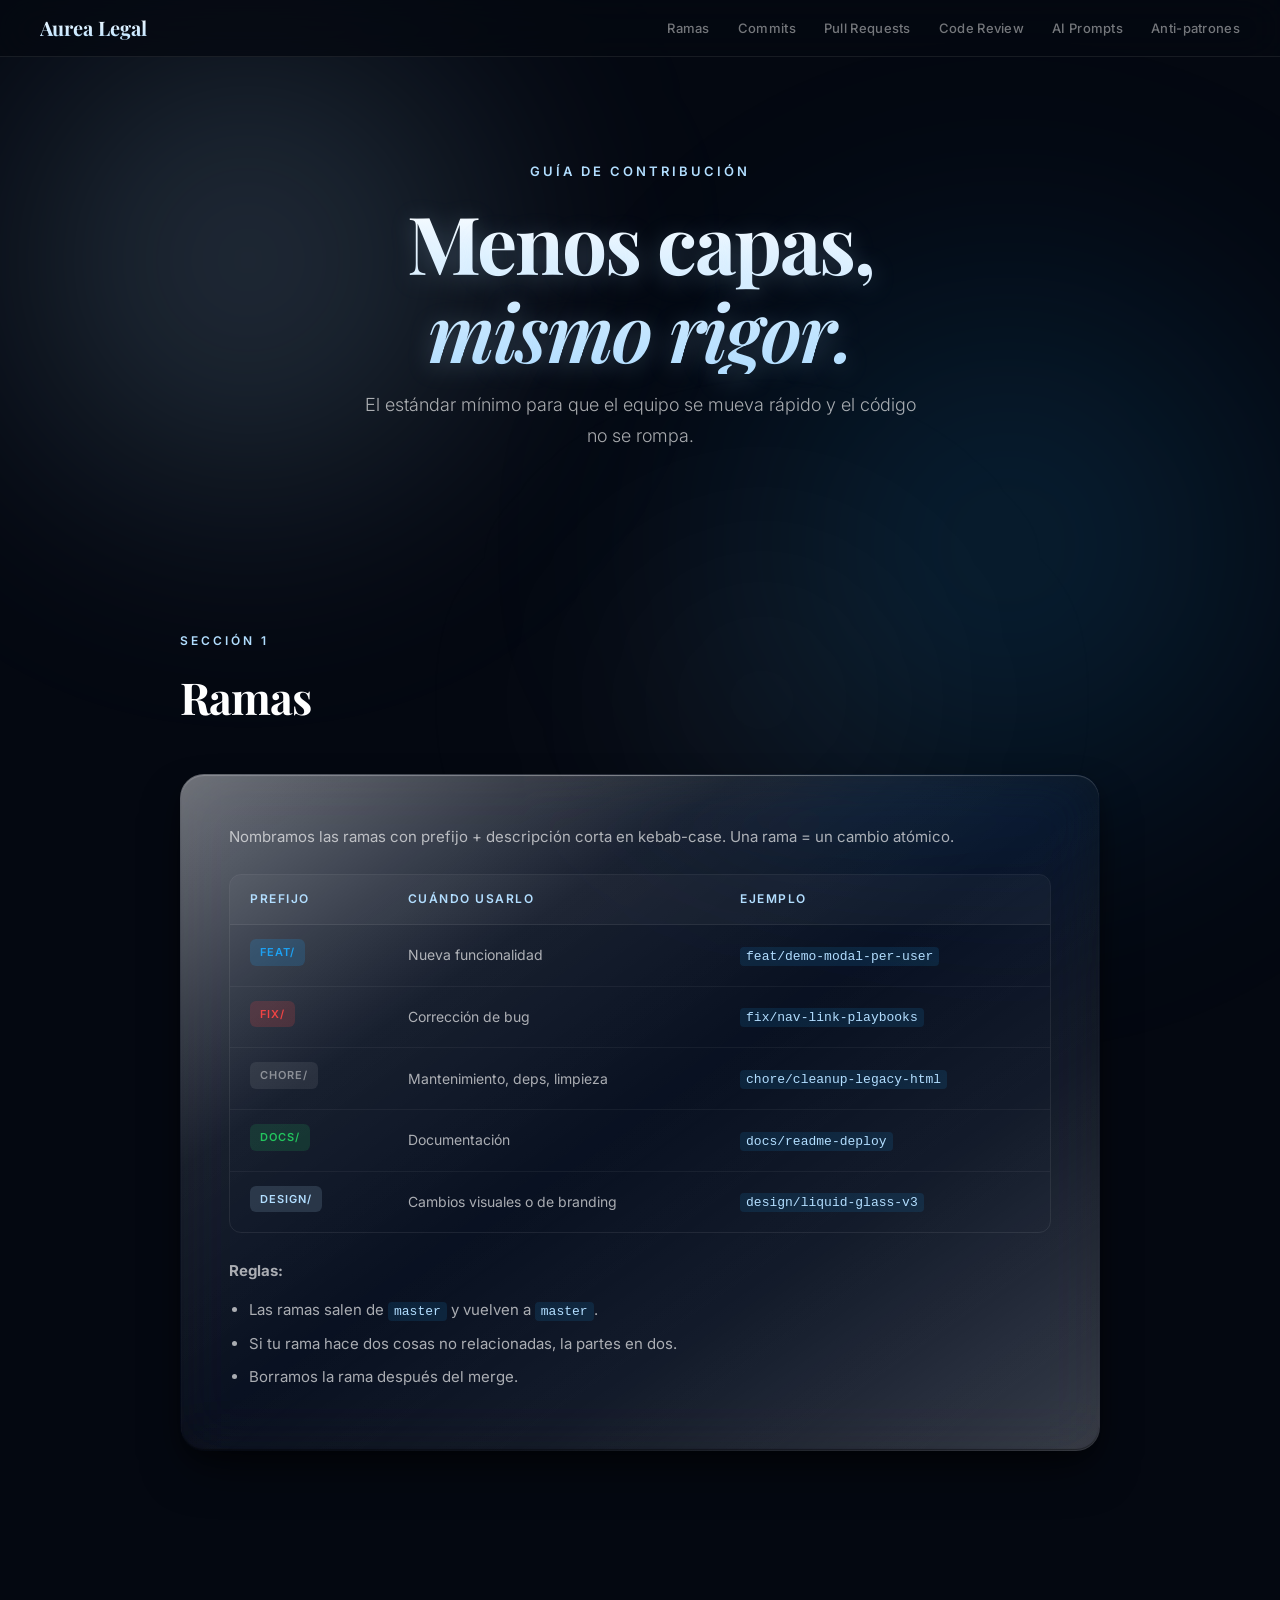
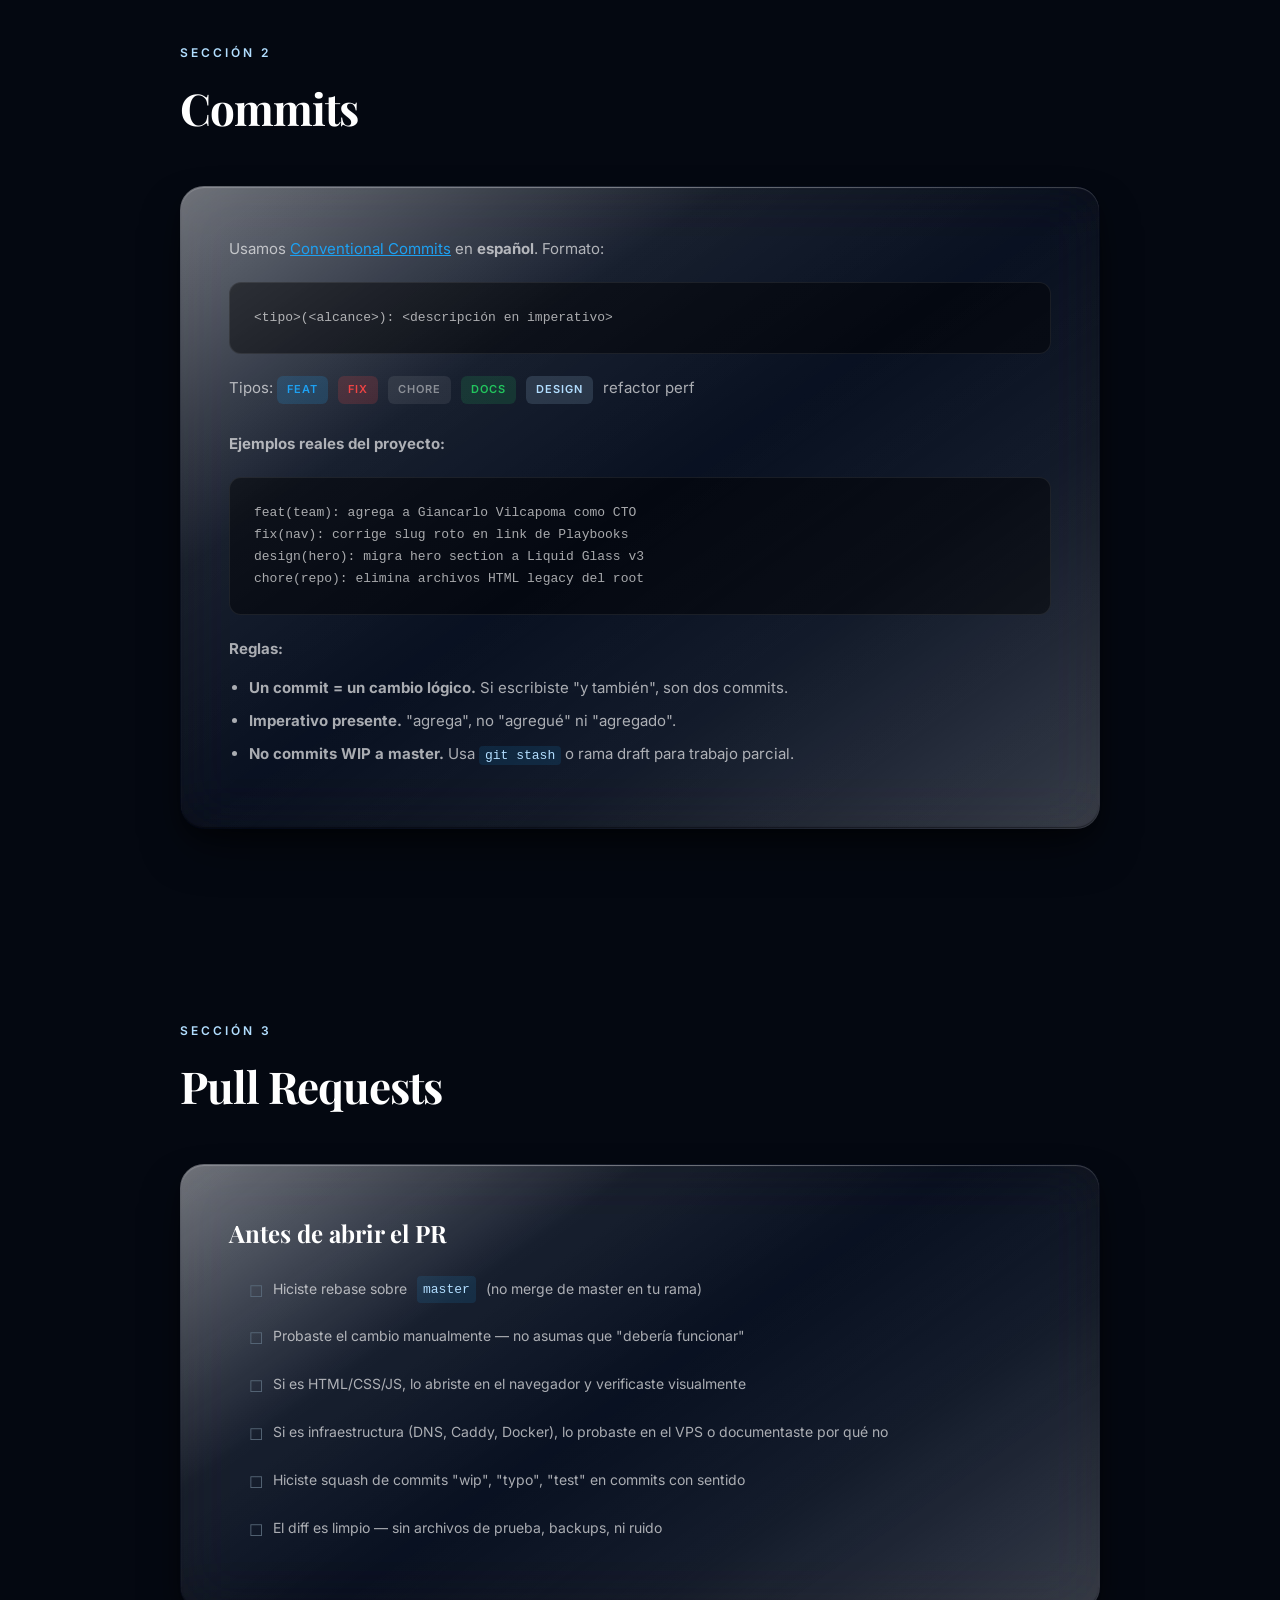
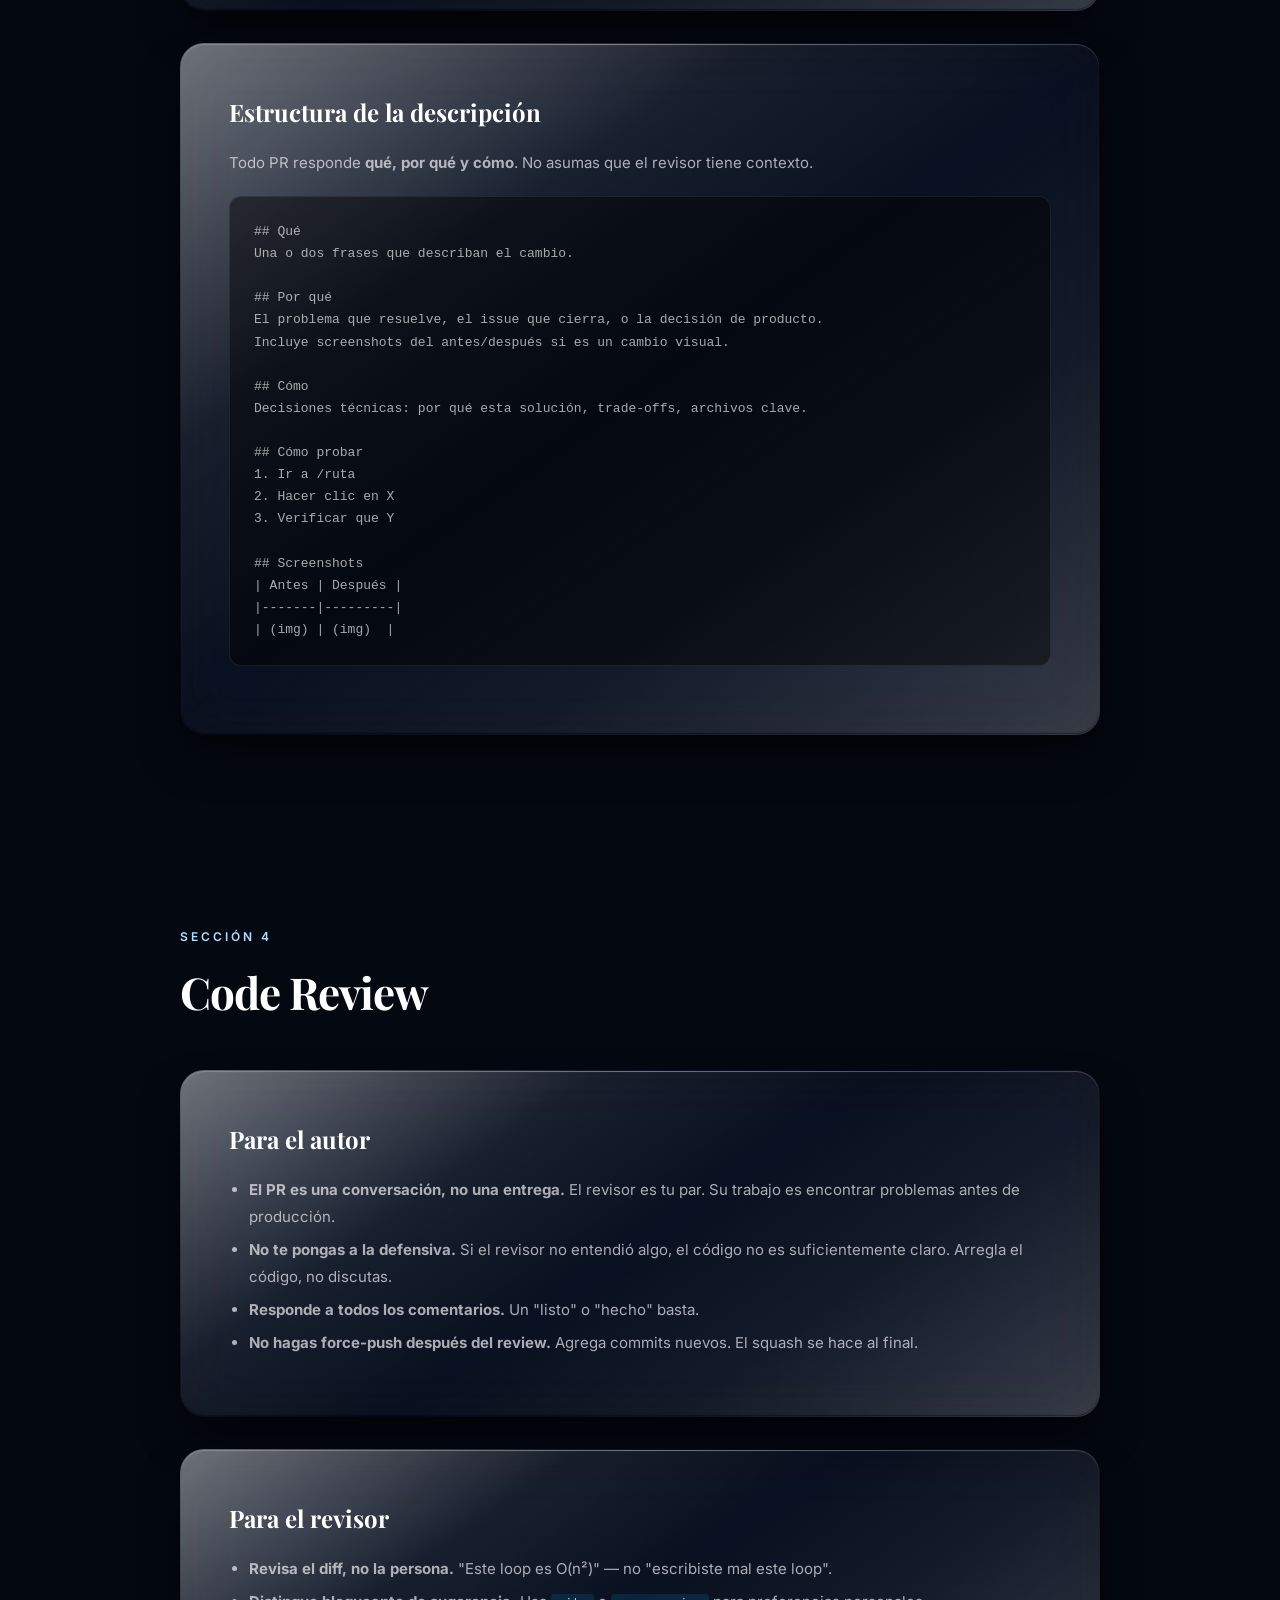
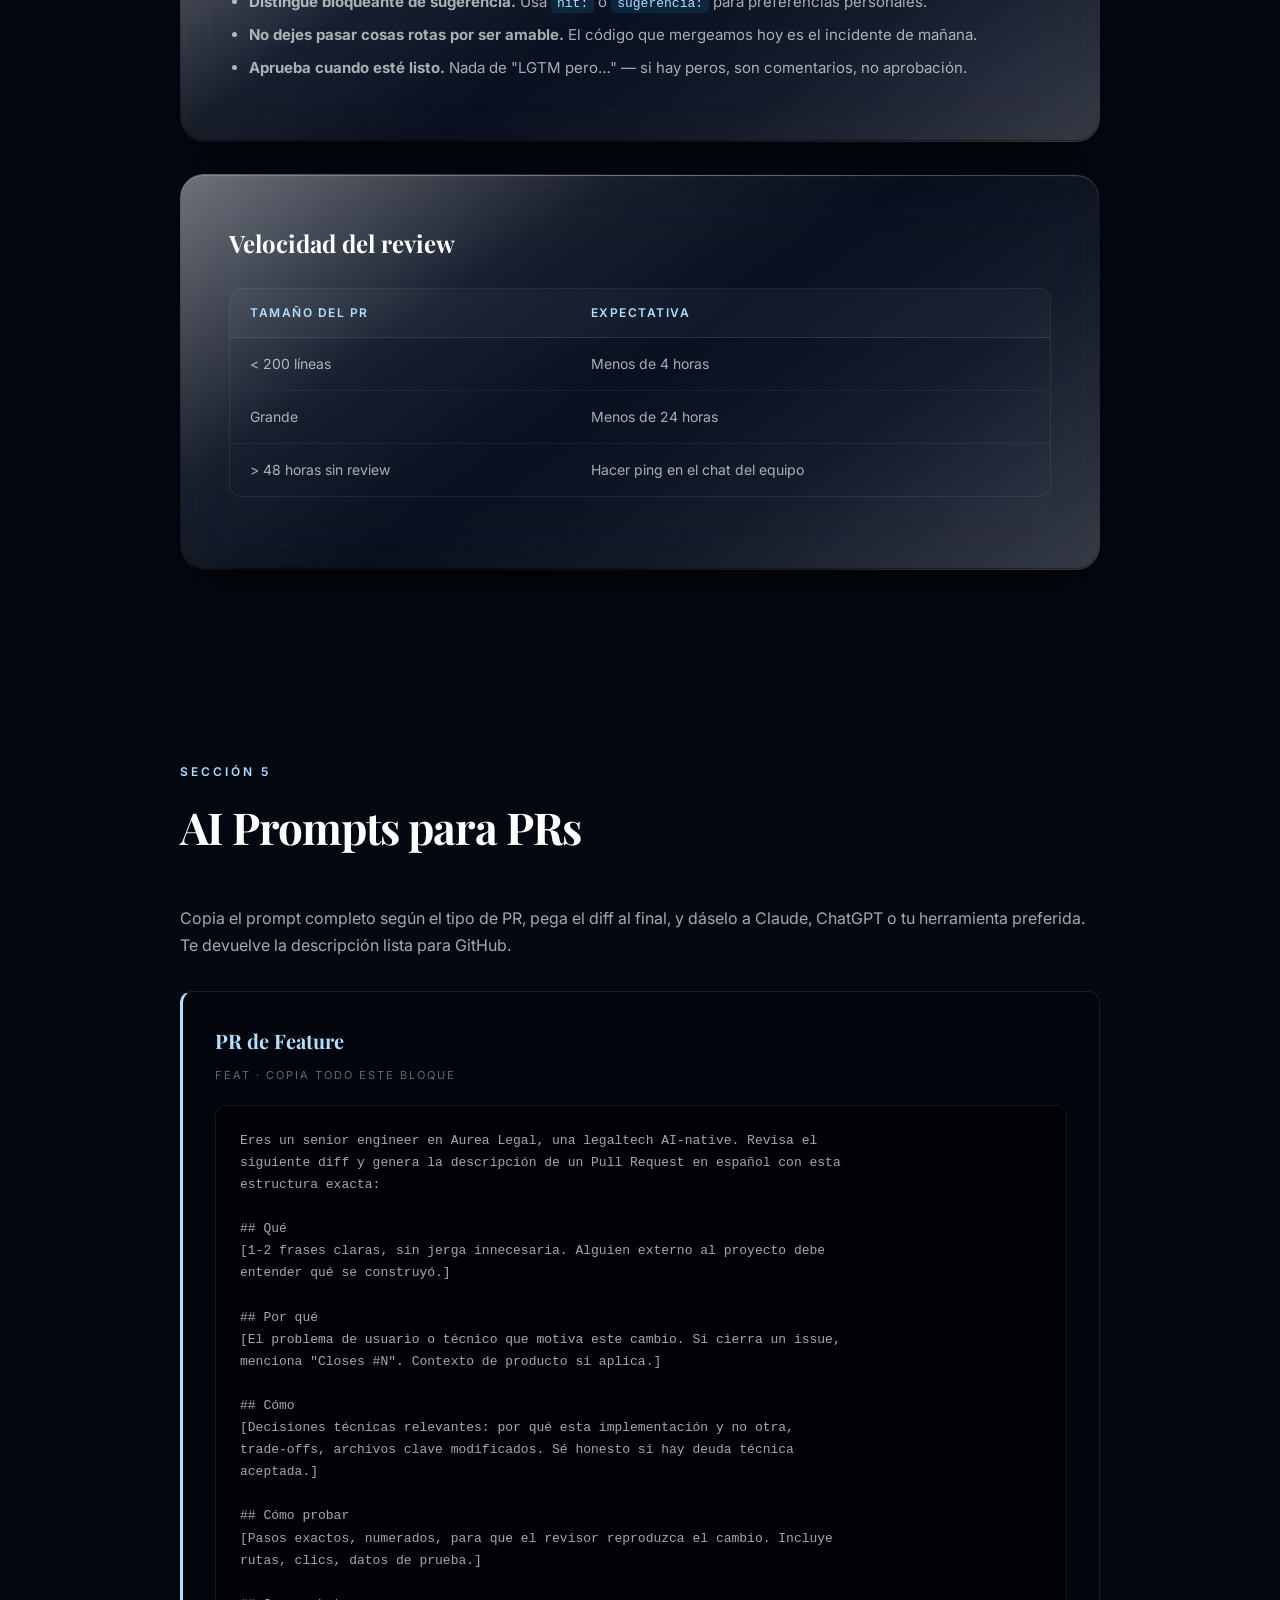
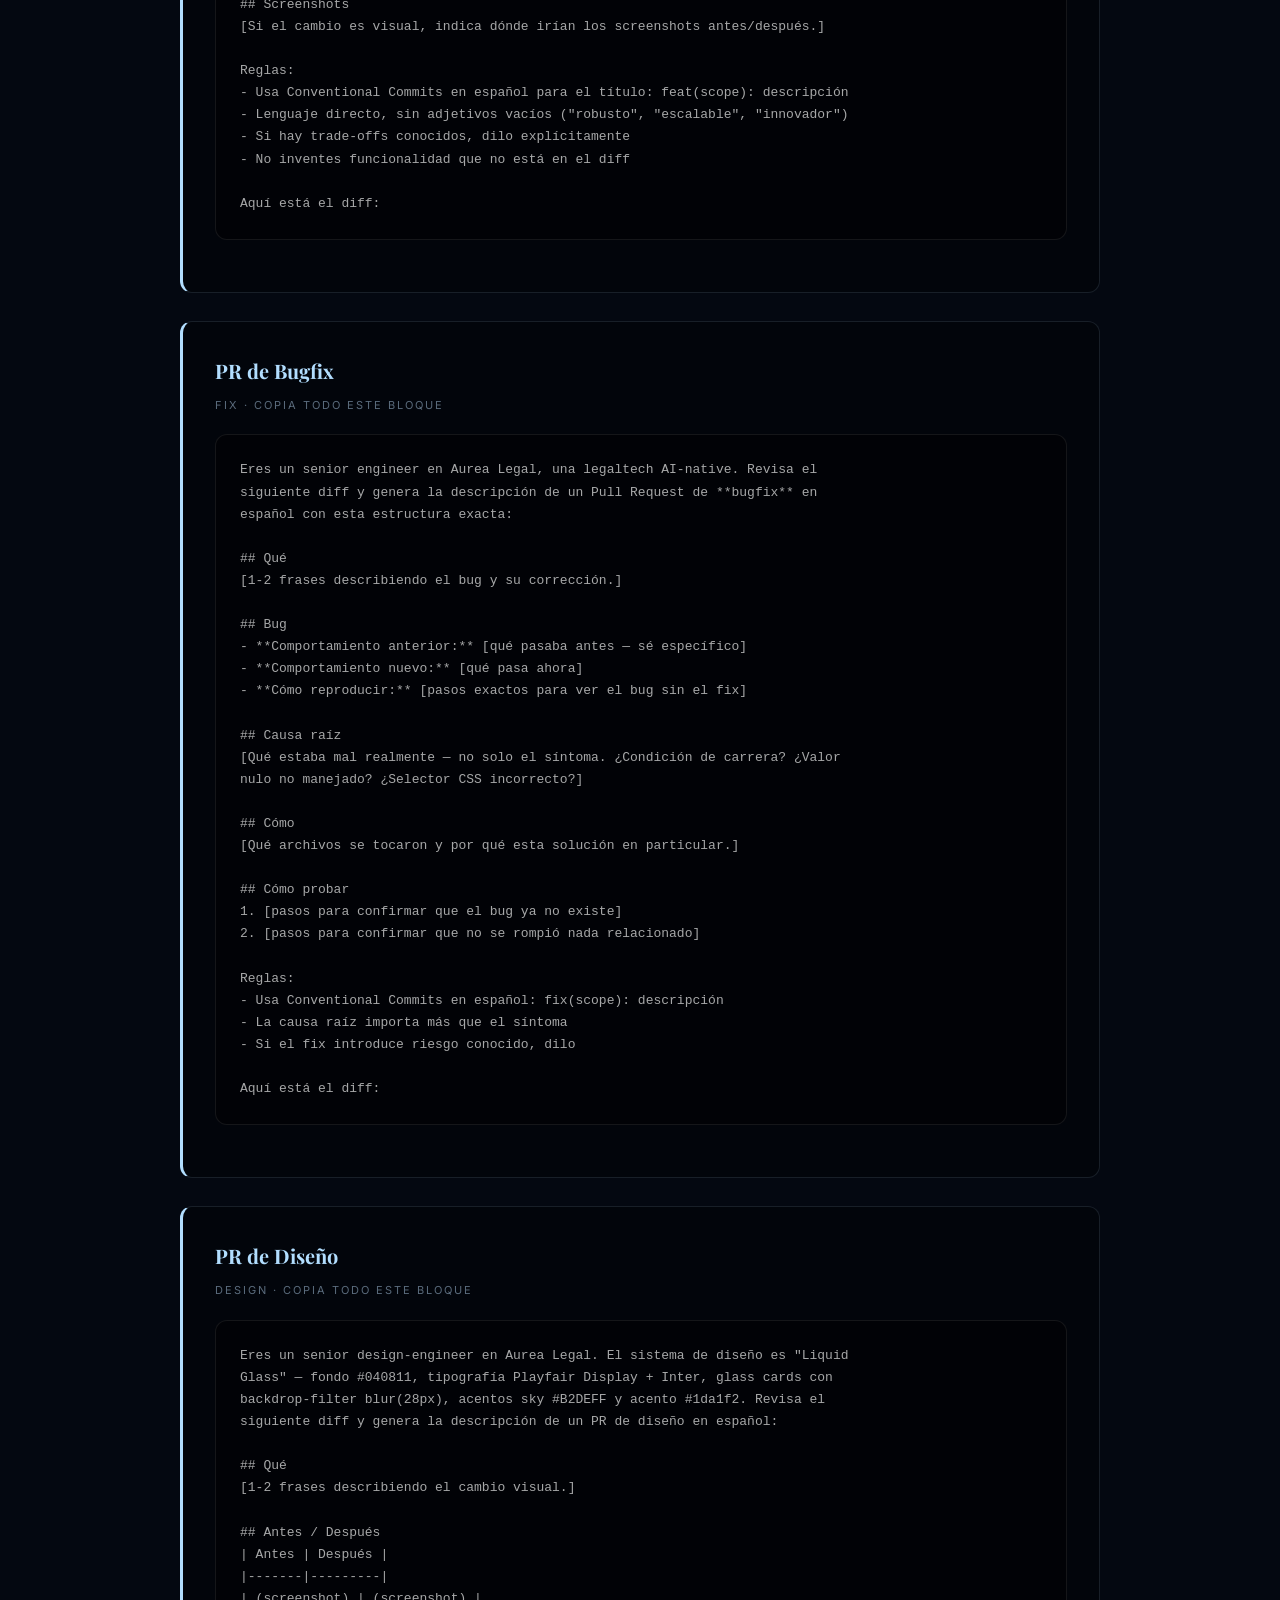
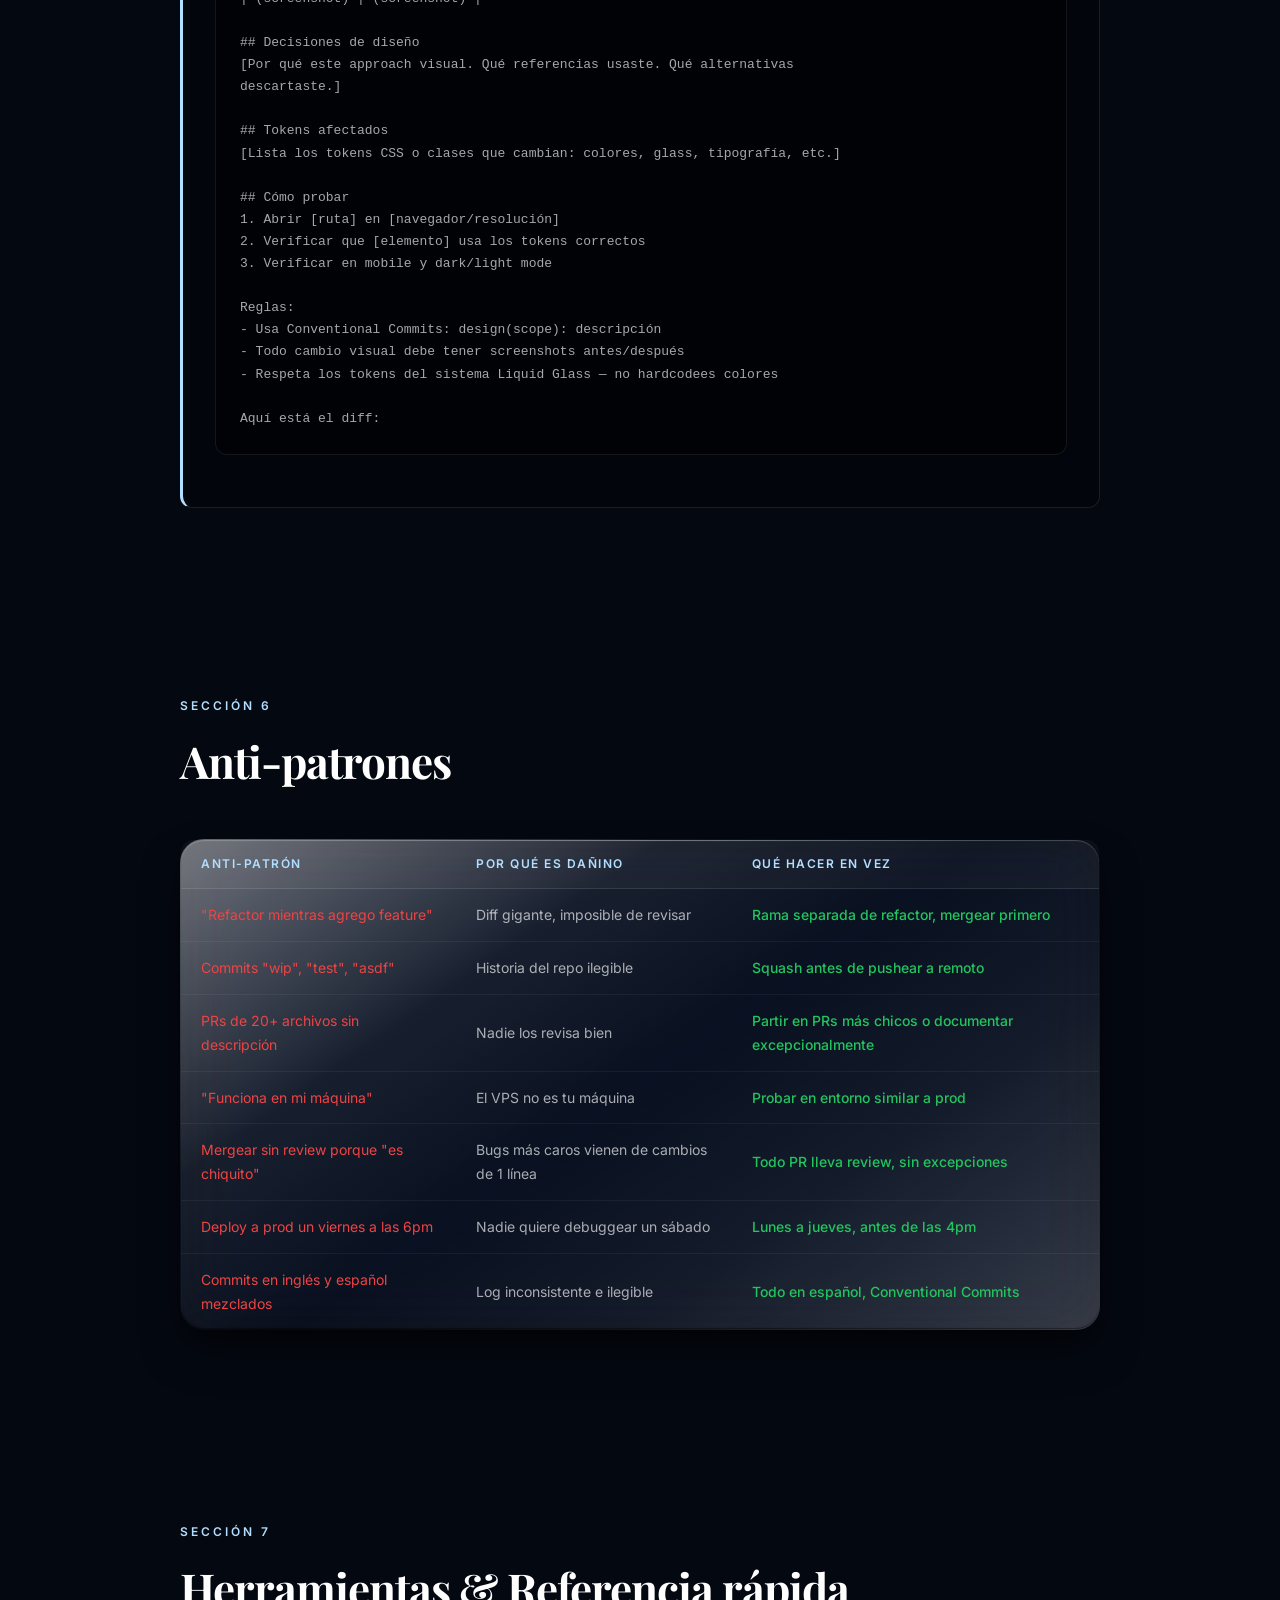
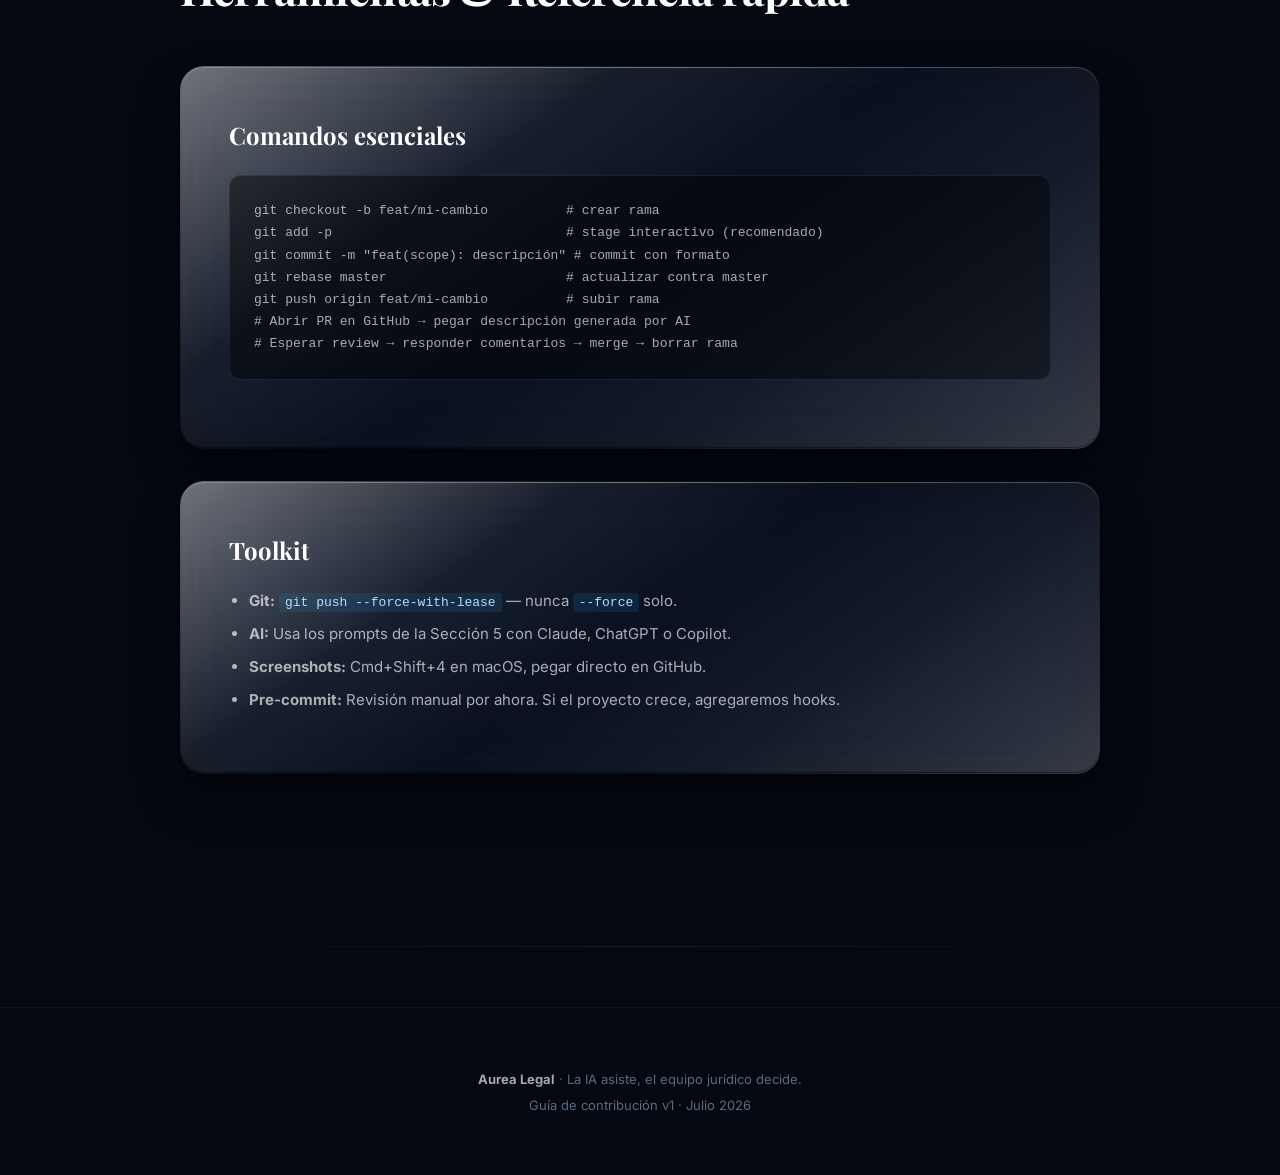
<file: guia-contribucion.html>
<!DOCTYPE html>
<html lang="es">
<head>
<meta charset="UTF-8">
<meta name="viewport" content="width=device-width, initial-scale=1.0">
<title>Guía de Contribución · Aurea Legal</title>
<link rel="preconnect" href="https://fonts.googleapis.com">
<link rel="preconnect" href="https://fonts.gstatic.com" crossorigin>
<link href="https://fonts.googleapis.com/css2?family=Inter:wght@300;400;500;600;700&family=Playfair+Display:ital,wght@0,600;0,700;0,800;1,600;1,700&display=swap" rel="stylesheet">
<style>
  :root {
    --dark:       #040811;
    --dark2:      #03060d;
    --white:      #ffffff;
    --off:        #f8fafc;
    --blue-soft:  #eef5fb;
    --sky:        #b2deff;
    --accent:     #1da1f2;
    --slate:      #5a6b7c;
    --muted:      rgba(255,255,255,0.65);
    --muted-soft: rgba(255,255,255,0.45);
    --glass-blur: blur(28px) saturate(180%) brightness(1.06);
    --glass-shadow: 0 24px 48px -12px rgba(0,0,0,0.6), 0 8px 20px rgba(0,0,0,0.3);
    --glass-inset: inset 0 1px 1px rgba(255,255,255,0.2), inset 0 -1px 1px rgba(0,0,0,0.4);
  }

  * { margin:0; padding:0; box-sizing:border-box; }

  body {
    font-family: 'Inter', sans-serif;
    color: var(--white);
    background: var(--dark);
    line-height: 1.7;
    overflow-x: hidden;
    position: relative;
  }

  /* Ambient blobs */
  .blob {
    position: fixed; pointer-events: none; z-index: 0;
    filter: blur(100px); border-radius: 50%;
    animation: float 20s infinite alternate ease-in-out;
  }
  .blob-1 {
    width: 700px; height: 700px;
    background: radial-gradient(circle, rgba(178,222,255,0.22) 0%, transparent 70%);
    top: -10%; left: -8%;
  }
  .blob-2 {
    width: 800px; height: 800px;
    background: radial-gradient(circle, rgba(29,161,242,0.18) 0%, transparent 70%);
    bottom: -5%; right: -10%;
    animation-delay: -7s;
  }
  .blob-3 {
    width: 500px; height: 500px;
    background: radial-gradient(circle, rgba(255,255,255,0.06) 0%, transparent 70%);
    top: 50%; left: 40%;
    animation-delay: -12s;
  }
  @keyframes float {
    0%   { transform: translate(0,0) scale(1) rotate(0deg); }
    50%  { transform: translate(60px,-60px) scale(1.05) rotate(8deg); }
    100% { transform: translate(-40px,50px) scale(0.95) rotate(-8deg); }
  }

  /* Nav */
  .nav {
    position: fixed; top: 0; left: 0; right: 0; z-index: 100;
    backdrop-filter: blur(20px); -webkit-backdrop-filter: blur(20px);
    background: rgba(4,8,17,0.75);
    border-bottom: 1px solid rgba(255,255,255,0.08);
    padding: 0 40px;
  }
  .nav-inner {
    max-width: 1200px; margin: 0 auto;
    display: flex; align-items: center; justify-content: space-between;
    height: 56px;
  }
  .nav-logo {
    font-family: 'Playfair Display', serif;
    font-size: 20px; font-weight: 700; color: var(--white);
    text-decoration: none;
    background: linear-gradient(180deg, #fff 0%, var(--sky) 100%);
    -webkit-background-clip: text; -webkit-text-fill-color: transparent;
  }
  .nav-links { display: flex; gap: 28px; list-style: none; }
  .nav-links a {
    color: var(--muted-soft); text-decoration: none;
    font-size: 13px; font-weight: 500; letter-spacing: 0.3px;
    transition: color 0.2s;
  }
  .nav-links a:hover { color: var(--white); }

  /* Hero */
  .hero {
    position: relative; z-index: 1;
    padding: 160px 40px 100px; text-align: center;
  }
  .hero-eyebrow {
    font-size: 13px; text-transform: uppercase; letter-spacing: 3px;
    color: var(--sky); font-weight: 600; margin-bottom: 16px;
  }
  .hero h1 {
    font-family: 'Playfair Display', serif;
    font-size: clamp(42px, 8vw, 80px); font-weight: 700;
    letter-spacing: -2px; line-height: 1.1;
    background: linear-gradient(180deg, #ffffff 0%, #b2deff 100%);
    -webkit-background-clip: text; -webkit-text-fill-color: transparent;
    text-shadow: 0 4px 24px rgba(178,222,255,0.25);
    margin-bottom: 16px;
  }
  .hero h1 i { font-style: italic; font-weight: 600; }
  .hero-sub {
    font-size: 18px; color: var(--muted); font-weight: 300;
    max-width: 560px; margin: 0 auto;
  }

  /* Container */
  .container { max-width: 1000px; margin: 0 auto; padding: 0 40px; position: relative; z-index: 1; }

  /* Section */
  .section { padding: 80px 0; }
  .section-eyebrow {
    font-size: 12px; text-transform: uppercase; letter-spacing: 3px;
    color: var(--sky); font-weight: 600; margin-bottom: 8px;
  }
  .section-title {
    font-family: 'Playfair Display', serif;
    font-size: clamp(28px, 5vw, 44px); font-weight: 700;
    letter-spacing: -1px; margin-bottom: 40px;
    color: var(--white);
  }

  /* Glass card */
  .glass-card {
    backdrop-filter: var(--glass-blur);
    -webkit-backdrop-filter: var(--glass-blur);
    border: 1px solid transparent;
    background:
      linear-gradient(145deg, rgba(255,255,255,0.06) 0%, rgba(255,255,255,0.01) 100%) padding-box,
      linear-gradient(145deg, rgba(255,255,255,0.4) 0%, rgba(255,255,255,0.05) 30%, rgba(255,255,255,0) 50%, rgba(255,255,255,0.05) 70%, rgba(255,255,255,0.2) 100%) border-box;
    box-shadow: var(--glass-shadow), var(--glass-inset);
    border-radius: 24px; padding: 48px;
    position: relative; overflow: hidden;
    margin-bottom: 32px;
  }
  .glass-card::before {
    content: ''; position: absolute; top: 0; left: 0; right: 0; height: 1px;
    background: linear-gradient(90deg, transparent, rgba(255,255,255,0.5), transparent);
    opacity: 0.5;
  }
  .glass-card > * { position: relative; z-index: 1; }
  .glass-card h3 {
    font-family: 'Playfair Display', serif;
    font-size: 24px; font-weight: 700; margin-bottom: 16px;
    color: var(--white);
  }
  .glass-card p, .glass-card li { color: var(--muted); font-size: 15px; line-height: 1.8; }
  .glass-card ul, .glass-card ol { padding-left: 20px; margin: 12px 0; }
  .glass-card li { margin-bottom: 6px; }

  /* Tables */
  .table-wrap {
    overflow-x: auto; margin: 24px 0;
    border-radius: 12px;
    border: 1px solid rgba(255,255,255,0.08);
  }
  table {
    width: 100%; border-collapse: collapse;
    font-size: 14px;
  }
  th {
    text-align: left; padding: 14px 20px;
    font-weight: 600; font-size: 12px; text-transform: uppercase;
    letter-spacing: 1.5px; color: var(--sky);
    border-bottom: 1px solid rgba(255,255,255,0.1);
    background: rgba(255,255,255,0.03);
  }
  td {
    padding: 14px 20px; color: var(--muted);
    border-bottom: 1px solid rgba(255,255,255,0.05);
  }
  tr:last-child td { border-bottom: none; }

  /* Code blocks */
  pre {
    background: rgba(0,0,0,0.45);
    border: 1px solid rgba(255,255,255,0.08);
    border-radius: 12px; padding: 24px;
    font-family: 'SF Mono', 'Fira Code', 'Menlo', monospace;
    font-size: 13px; line-height: 1.7;
    overflow-x: auto; margin: 20px 0;
    color: var(--muted);
  }
  code {
    font-family: 'SF Mono', 'Fira Code', 'Menlo', monospace;
    font-size: 13px;
    background: rgba(29,161,242,0.12);
    color: var(--sky);
    padding: 2px 6px; border-radius: 4px;
  }
  pre code {
    background: none; color: var(--muted); padding: 0;
  }

  /* Inline tags */
  .tag {
    display: inline-block;
    font-size: 11px; font-weight: 600; text-transform: uppercase;
    letter-spacing: 1px; padding: 4px 10px; border-radius: 6px;
    margin-right: 6px; margin-bottom: 6px;
  }
  .tag-feat    { background: rgba(29,161,242,0.18); color: var(--accent); }
  .tag-fix     { background: rgba(239,68,68,0.18);  color: #ef4444; }
  .tag-design  { background: rgba(178,222,255,0.15); color: var(--sky); }
  .tag-chore   { background: rgba(255,255,255,0.08); color: var(--muted-soft); }
  .tag-docs    { background: rgba(34,197,94,0.15);   color: #22c55e; }

  /* Checklist */
  .checklist { list-style: none; padding: 0; }
  .checklist li {
    padding: 6px 0; color: var(--muted); font-size: 14px;
    display: flex; align-items: flex-start; gap: 10px;
  }
  .checklist li::before {
    content: '☐'; color: var(--slate); font-size: 16px; flex-shrink: 0;
    margin-top: 1px;
  }

  /* Prompt card */
  .prompt-card {
    background: rgba(0,0,0,0.35);
    border: 1px solid rgba(178,222,255,0.12);
    border-left: 3px solid var(--sky);
    border-radius: 12px; padding: 32px; margin: 28px 0;
  }
  .prompt-card h4 {
    font-family: 'Playfair Display', serif;
    font-size: 20px; font-weight: 700; margin-bottom: 8px;
    color: var(--sky);
  }
  .prompt-card .prompt-label {
    font-size: 11px; text-transform: uppercase; letter-spacing: 2px;
    color: var(--slate); margin-bottom: 16px;
  }

  /* Anti-pattern row highlight */
  .anti-do {
    color: #22c55e !important;
    font-weight: 500;
  }

  /* Divider */
  .divider {
    height: 1px; background: linear-gradient(90deg, transparent, rgba(255,255,255,0.08), transparent);
    margin: 60px 0;
  }

  /* Footer */
  .footer {
    text-align: center; padding: 60px 40px;
    border-top: 1px solid rgba(255,255,255,0.05);
    position: relative; z-index: 1;
  }
  .footer p { color: var(--slate); font-size: 13px; }
  .footer strong { color: var(--muted); }

  /* Responsive */
  @media (max-width: 768px) {
    .nav { padding: 0 20px; }
    .nav-links { display: none; }
    .hero { padding: 120px 24px 60px; }
    .container { padding: 0 20px; }
    .section { padding: 50px 0; }
    .glass-card { padding: 28px; }
    .prompt-card { padding: 24px; }
    pre { padding: 16px; font-size: 12px; }
    table { font-size: 12px; }
    th, td { padding: 10px 12px; }
  }
</style>
</head>
<body>

<!-- Ambient blobs -->
<div class="blob blob-1"></div>
<div class="blob blob-2"></div>
<div class="blob blob-3"></div>

<!-- Nav -->
<nav class="nav">
  <div class="nav-inner">
    <a href="#" class="nav-logo">Aurea Legal</a>
    <ul class="nav-links">
      <li><a href="#ramas">Ramas</a></li>
      <li><a href="#commits">Commits</a></li>
      <li><a href="#prs">Pull Requests</a></li>
      <li><a href="#review">Code Review</a></li>
      <li><a href="#prompts">AI Prompts</a></li>
      <li><a href="#antipatrones">Anti-patrones</a></li>
    </ul>
  </div>
</nav>

<!-- Hero -->
<header class="hero">
  <div class="hero-eyebrow">Guía de Contribución</div>
  <h1>Menos capas,<br><i>mismo rigor.</i></h1>
  <p class="hero-sub">El estándar mínimo para que el equipo se mueva rápido y el código no se rompa.</p>
</header>

<div class="container">

  <!-- ═══ SECCIÓN 1: RAMAS ═══ -->
  <section class="section" id="ramas">
    <div class="section-eyebrow">Sección 1</div>
    <h2 class="section-title">Ramas</h2>

    <div class="glass-card">
      <p>Nombramos las ramas con prefijo + descripción corta en kebab-case. Una rama = un cambio atómico.</p>

      <div class="table-wrap">
        <table>
          <thead>
            <tr><th>Prefijo</th><th>Cuándo usarlo</th><th>Ejemplo</th></tr>
          </thead>
          <tbody>
            <tr>
              <td><span class="tag tag-feat">feat/</span></td>
              <td>Nueva funcionalidad</td>
              <td><code>feat/demo-modal-per-user</code></td>
            </tr>
            <tr>
              <td><span class="tag tag-fix">fix/</span></td>
              <td>Corrección de bug</td>
              <td><code>fix/nav-link-playbooks</code></td>
            </tr>
            <tr>
              <td><span class="tag tag-chore">chore/</span></td>
              <td>Mantenimiento, deps, limpieza</td>
              <td><code>chore/cleanup-legacy-html</code></td>
            </tr>
            <tr>
              <td><span class="tag tag-docs">docs/</span></td>
              <td>Documentación</td>
              <td><code>docs/readme-deploy</code></td>
            </tr>
            <tr>
              <td><span class="tag tag-design">design/</span></td>
              <td>Cambios visuales o de branding</td>
              <td><code>design/liquid-glass-v3</code></td>
            </tr>
          </tbody>
        </table>
      </div>

      <p style="margin-top:20px;"><strong>Reglas:</strong></p>
      <ul>
        <li>Las ramas salen de <code>master</code> y vuelven a <code>master</code>.</li>
        <li>Si tu rama hace dos cosas no relacionadas, la partes en dos.</li>
        <li>Borramos la rama después del merge.</li>
      </ul>
    </div>
  </section>

  <!-- ═══ SECCIÓN 2: COMMITS ═══ -->
  <section class="section" id="commits">
    <div class="section-eyebrow">Sección 2</div>
    <h2 class="section-title">Commits</h2>

    <div class="glass-card">
      <p>Usamos <a href="https://www.conventionalcommits.org/" style="color:var(--accent);">Conventional Commits</a> en <strong>español</strong>. Formato:</p>
      <pre><code>&lt;tipo&gt;(&lt;alcance&gt;): &lt;descripción en imperativo&gt;</code></pre>

      <p style="margin-top:16px;">Tipos: <span class="tag tag-feat">feat</span> <span class="tag tag-fix">fix</span> <span class="tag tag-chore">chore</span> <span class="tag tag-docs">docs</span> <span class="tag tag-design">design</span> refactor perf</p>

      <p style="margin-top:20px;"><strong>Ejemplos reales del proyecto:</strong></p>
      <pre><code>feat(team): agrega a Giancarlo Vilcapoma como CTO
fix(nav): corrige slug roto en link de Playbooks
design(hero): migra hero section a Liquid Glass v3
chore(repo): elimina archivos HTML legacy del root</code></pre>

      <p style="margin-top:20px;"><strong>Reglas:</strong></p>
      <ul>
        <li><strong>Un commit = un cambio lógico.</strong> Si escribiste "y también", son dos commits.</li>
        <li><strong>Imperativo presente.</strong> "agrega", no "agregué" ni "agregado".</li>
        <li><strong>No commits WIP a master.</strong> Usa <code>git stash</code> o rama draft para trabajo parcial.</li>
      </ul>
    </div>
  </section>

  <!-- ═══ SECCIÓN 3: PULL REQUESTS ═══ -->
  <section class="section" id="prs">
    <div class="section-eyebrow">Sección 3</div>
    <h2 class="section-title">Pull Requests</h2>

    <div class="glass-card">
      <h3>Antes de abrir el PR</h3>
      <ul class="checklist">
        <li>Hiciste rebase sobre <code>master</code> (no merge de master en tu rama)</li>
        <li>Probaste el cambio manualmente — no asumas que "debería funcionar"</li>
        <li>Si es HTML/CSS/JS, lo abriste en el navegador y verificaste visualmente</li>
        <li>Si es infraestructura (DNS, Caddy, Docker), lo probaste en el VPS o documentaste por qué no</li>
        <li>Hiciste squash de commits "wip", "typo", "test" en commits con sentido</li>
        <li>El diff es limpio — sin archivos de prueba, backups, ni ruido</li>
      </ul>
    </div>

    <div class="glass-card">
      <h3>Estructura de la descripción</h3>
      <p>Todo PR responde <strong>qué, por qué y cómo</strong>. No asumas que el revisor tiene contexto.</p>
      <pre><code>## Qué
Una o dos frases que describan el cambio.

## Por qué
El problema que resuelve, el issue que cierra, o la decisión de producto.
Incluye screenshots del antes/después si es un cambio visual.

## Cómo
Decisiones técnicas: por qué esta solución, trade-offs, archivos clave.

## Cómo probar
1. Ir a /ruta
2. Hacer clic en X
3. Verificar que Y

## Screenshots
| Antes | Después |
|-------|---------|
| (img) | (img)  |</code></pre>
    </div>
  </section>

  <!-- ═══ SECCIÓN 4: CODE REVIEW ═══ -->
  <section class="section" id="review">
    <div class="section-eyebrow">Sección 4</div>
    <h2 class="section-title">Code Review</h2>

    <div class="glass-card">
      <h3>Para el autor</h3>
      <ul>
        <li><strong>El PR es una conversación, no una entrega.</strong> El revisor es tu par. Su trabajo es encontrar problemas antes de producción.</li>
        <li><strong>No te pongas a la defensiva.</strong> Si el revisor no entendió algo, el código no es suficientemente claro. Arregla el código, no discutas.</li>
        <li><strong>Responde a todos los comentarios.</strong> Un "listo" o "hecho" basta.</li>
        <li><strong>No hagas force-push después del review.</strong> Agrega commits nuevos. El squash se hace al final.</li>
      </ul>
    </div>

    <div class="glass-card">
      <h3>Para el revisor</h3>
      <ul>
        <li><strong>Revisa el diff, no la persona.</strong> "Este loop es O(n²)" — no "escribiste mal este loop".</li>
        <li><strong>Distingue bloqueante de sugerencia.</strong> Usa <code>nit:</code> o <code>sugerencia:</code> para preferencias personales.</li>
        <li><strong>No dejes pasar cosas rotas por ser amable.</strong> El código que mergeamos hoy es el incidente de mañana.</li>
        <li><strong>Aprueba cuando esté listo.</strong> Nada de "LGTM pero…" — si hay peros, son comentarios, no aprobación.</li>
      </ul>
    </div>

    <div class="glass-card">
      <h3>Velocidad del review</h3>
      <div class="table-wrap">
        <table>
          <thead><tr><th>Tamaño del PR</th><th>Expectativa</th></tr></thead>
          <tbody>
            <tr><td>&lt; 200 líneas</td><td>Menos de 4 horas</td></tr>
            <tr><td>Grande</td><td>Menos de 24 horas</td></tr>
            <tr><td>&gt; 48 horas sin review</td><td>Hacer ping en el chat del equipo</td></tr>
          </tbody>
        </table>
      </div>
    </div>
  </section>

  <!-- ═══ SECCIÓN 5: AI PROMPTS ═══ -->
  <section class="section" id="prompts">
    <div class="section-eyebrow">Sección 5</div>
    <h2 class="section-title">AI Prompts para PRs</h2>
    <p style="color:var(--muted); margin-bottom:32px;">
      Copia el prompt completo según el tipo de PR, pega el diff al final, y dáselo a Claude, ChatGPT o tu herramienta preferida. Te devuelve la descripción lista para GitHub.
    </p>

    <!-- Feature -->
    <div class="prompt-card">
      <h4>PR de Feature</h4>
      <div class="prompt-label">feat · Copia todo este bloque</div>
      <pre><code>Eres un senior engineer en Aurea Legal, una legaltech AI-native. Revisa el
siguiente diff y genera la descripción de un Pull Request en español con esta
estructura exacta:

## Qué
[1-2 frases claras, sin jerga innecesaria. Alguien externo al proyecto debe
entender qué se construyó.]

## Por qué
[El problema de usuario o técnico que motiva este cambio. Si cierra un issue,
menciona "Closes #N". Contexto de producto si aplica.]

## Cómo
[Decisiones técnicas relevantes: por qué esta implementación y no otra,
trade-offs, archivos clave modificados. Sé honesto si hay deuda técnica
aceptada.]

## Cómo probar
[Pasos exactos, numerados, para que el revisor reproduzca el cambio. Incluye
rutas, clics, datos de prueba.]

## Screenshots
[Si el cambio es visual, indica dónde irían los screenshots antes/después.]

Reglas:
- Usa Conventional Commits en español para el título: feat(scope): descripción
- Lenguaje directo, sin adjetivos vacíos ("robusto", "escalable", "innovador")
- Si hay trade-offs conocidos, dilo explícitamente
- No inventes funcionalidad que no está en el diff

Aquí está el diff:</code></pre>
    </div>

    <!-- Bugfix -->
    <div class="prompt-card">
      <h4>PR de Bugfix</h4>
      <div class="prompt-label">fix · Copia todo este bloque</div>
      <pre><code>Eres un senior engineer en Aurea Legal, una legaltech AI-native. Revisa el
siguiente diff y genera la descripción de un Pull Request de **bugfix** en
español con esta estructura exacta:

## Qué
[1-2 frases describiendo el bug y su corrección.]

## Bug
- **Comportamiento anterior:** [qué pasaba antes — sé específico]
- **Comportamiento nuevo:** [qué pasa ahora]
- **Cómo reproducir:** [pasos exactos para ver el bug sin el fix]

## Causa raíz
[Qué estaba mal realmente — no solo el síntoma. ¿Condición de carrera? ¿Valor
nulo no manejado? ¿Selector CSS incorrecto?]

## Cómo
[Qué archivos se tocaron y por qué esta solución en particular.]

## Cómo probar
1. [pasos para confirmar que el bug ya no existe]
2. [pasos para confirmar que no se rompió nada relacionado]

Reglas:
- Usa Conventional Commits en español: fix(scope): descripción
- La causa raíz importa más que el síntoma
- Si el fix introduce riesgo conocido, dilo

Aquí está el diff:</code></pre>
    </div>

    <!-- Design -->
    <div class="prompt-card">
      <h4>PR de Diseño</h4>
      <div class="prompt-label">design · Copia todo este bloque</div>
      <pre><code>Eres un senior design-engineer en Aurea Legal. El sistema de diseño es "Liquid
Glass" — fondo #040811, tipografía Playfair Display + Inter, glass cards con
backdrop-filter blur(28px), acentos sky #B2DEFF y acento #1da1f2. Revisa el
siguiente diff y genera la descripción de un PR de diseño en español:

## Qué
[1-2 frases describiendo el cambio visual.]

## Antes / Después
| Antes | Después |
|-------|---------|
| (screenshot) | (screenshot) |

## Decisiones de diseño
[Por qué este approach visual. Qué referencias usaste. Qué alternativas
descartaste.]

## Tokens afectados
[Lista los tokens CSS o clases que cambian: colores, glass, tipografía, etc.]

## Cómo probar
1. Abrir [ruta] en [navegador/resolución]
2. Verificar que [elemento] usa los tokens correctos
3. Verificar en mobile y dark/light mode

Reglas:
- Usa Conventional Commits: design(scope): descripción
- Todo cambio visual debe tener screenshots antes/después
- Respeta los tokens del sistema Liquid Glass — no hardcodees colores

Aquí está el diff:</code></pre>
    </div>
  </section>

  <!-- ═══ SECCIÓN 6: ANTI-PATRONES ═══ -->
  <section class="section" id="antipatrones">
    <div class="section-eyebrow">Sección 6</div>
    <h2 class="section-title">Anti-patrones</h2>

    <div class="glass-card" style="padding:0; overflow:visible;">
      <div class="table-wrap" style="margin:0; border:none;">
        <table>
          <thead>
            <tr>
              <th style="width:30%">Anti-patrón</th>
              <th style="width:30%">Por qué es dañino</th>
              <th style="width:40%">Qué hacer en vez</th>
            </tr>
          </thead>
          <tbody>
            <tr>
              <td style="color:#ef4444;">"Refactor mientras agrego feature"</td>
              <td>Diff gigante, imposible de revisar</td>
              <td class="anti-do">Rama separada de refactor, mergear primero</td>
            </tr>
            <tr>
              <td style="color:#ef4444;">Commits "wip", "test", "asdf"</td>
              <td>Historia del repo ilegible</td>
              <td class="anti-do">Squash antes de pushear a remoto</td>
            </tr>
            <tr>
              <td style="color:#ef4444;">PRs de 20+ archivos sin descripción</td>
              <td>Nadie los revisa bien</td>
              <td class="anti-do">Partir en PRs más chicos o documentar excepcionalmente</td>
            </tr>
            <tr>
              <td style="color:#ef4444;">"Funciona en mi máquina"</td>
              <td>El VPS no es tu máquina</td>
              <td class="anti-do">Probar en entorno similar a prod</td>
            </tr>
            <tr>
              <td style="color:#ef4444;">Mergear sin review porque "es chiquito"</td>
              <td>Bugs más caros vienen de cambios de 1 línea</td>
              <td class="anti-do">Todo PR lleva review, sin excepciones</td>
            </tr>
            <tr>
              <td style="color:#ef4444;">Deploy a prod un viernes a las 6pm</td>
              <td>Nadie quiere debuggear un sábado</td>
              <td class="anti-do">Lunes a jueves, antes de las 4pm</td>
            </tr>
            <tr>
              <td style="color:#ef4444;">Commits en inglés y español mezclados</td>
              <td>Log inconsistente e ilegible</td>
              <td class="anti-do">Todo en español, Conventional Commits</td>
            </tr>
          </tbody>
        </table>
      </div>
    </div>
  </section>

  <!-- ═══ SECCIÓN 7: HERRAMIENTAS + REFERENCIA ═══ -->
  <section class="section">
    <div class="section-eyebrow">Sección 7</div>
    <h2 class="section-title">Herramientas &amp; Referencia rápida</h2>

    <div class="glass-card">
      <h3>Comandos esenciales</h3>
      <pre><code>git checkout -b feat/mi-cambio          # crear rama
git add -p                              # stage interactivo (recomendado)
git commit -m "feat(scope): descripción" # commit con formato
git rebase master                       # actualizar contra master
git push origin feat/mi-cambio          # subir rama
# Abrir PR en GitHub → pegar descripción generada por AI
# Esperar review → responder comentarios → merge → borrar rama</code></pre>
    </div>

    <div class="glass-card">
      <h3>Toolkit</h3>
      <ul>
        <li><strong>Git:</strong> <code>git push --force-with-lease</code> — nunca <code>--force</code> solo.</li>
        <li><strong>AI:</strong> Usa los prompts de la Sección 5 con Claude, ChatGPT o Copilot.</li>
        <li><strong>Screenshots:</strong> Cmd+Shift+4 en macOS, pegar directo en GitHub.</li>
        <li><strong>Pre-commit:</strong> Revisión manual por ahora. Si el proyecto crece, agregaremos hooks.</li>
      </ul>
    </div>
  </section>

  <div class="divider"></div>

</div>

<!-- Footer -->
<footer class="footer">
  <p><strong>Aurea Legal</strong> · La IA asiste, el equipo jurídico decide.</p>
  <p style="margin-top:4px;">Guía de contribución v1 · Julio 2026</p>
</footer>

</body>
</html>
</file>
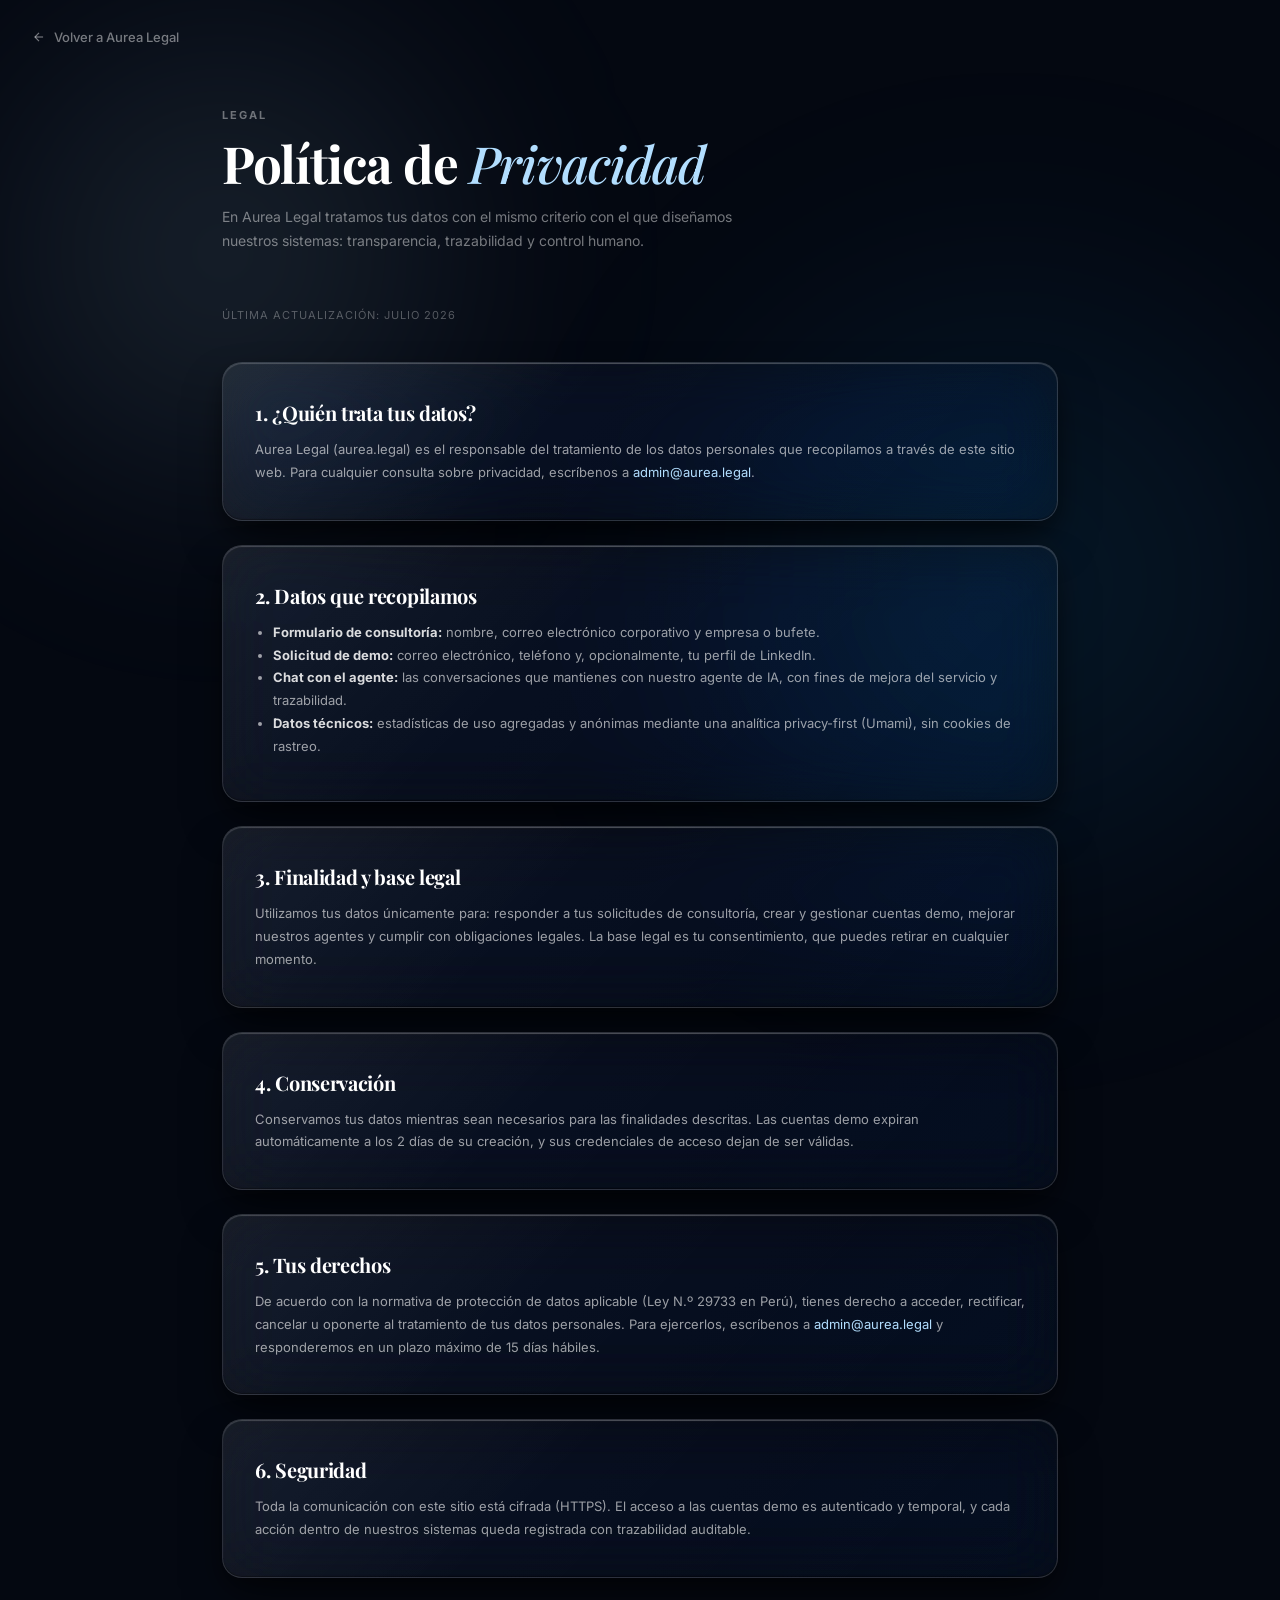
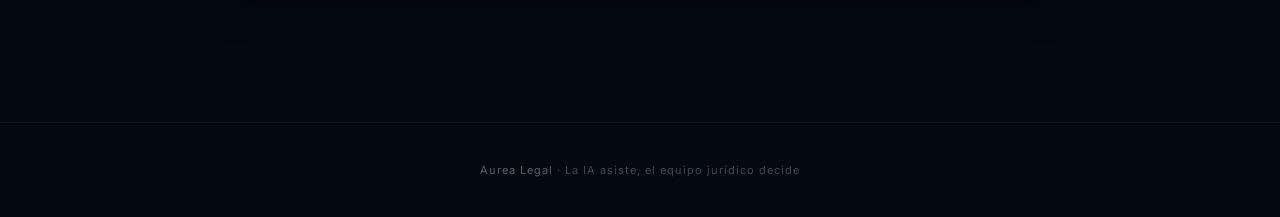
<file: privacidad.html>
<!DOCTYPE html>
<html lang="es">
<head>
<meta charset="UTF-8">
<meta name="viewport" content="width=device-width, initial-scale=1.0">
<title>Política de Privacidad — Aurea Legal</title>
<meta name="description" content="Cómo tratamos tus datos personales en Aurea Legal.">

<link rel="preconnect" href="https://fonts.googleapis.com">
<link rel="preconnect" href="https://fonts.gstatic.com" crossorigin>
<link href="https://fonts.googleapis.com/css2?family=Inter:wght@300;400;500;600;700&family=Playfair+Display:ital,wght@0,500;0,600;0,700;1,500;1,600&display=swap" rel="stylesheet">

<style>
:root {
  --dark:  #040811;
  --dark2: #03060d;
  --white: #ffffff;
  --blue-sky: #b2deff;
  --blue:  #1da1f2;
  --muted: #5a6b7c;
  --border-d: rgba(255,255,255,0.08);
  --glass-bg-d:  rgba(255,255,255,0.04);
  --glass-bg-d-strong: rgba(255,255,255,0.08);
  --glass-border-d:  rgba(255,255,255,0.15);
  --glass-shadow-d:  0 24px 48px -12px rgba(0,0,0,0.6), 0 8px 20px rgba(0,0,0,0.3);
  --glass-blur:  blur(28px) saturate(180%) brightness(1.06);
  --glass-inset: inset 0 1px 1px rgba(255,255,255,0.2), inset 0 -1px 1px rgba(0,0,0,0.4);
  --max: 900px;
}

*,*::before,*::after{box-sizing:border-box;margin:0;padding:0}
html{scroll-behavior:smooth}
body{
  font-family:'Inter',sans-serif;
  background:var(--dark);
  color:var(--white);
  -webkit-font-smoothing:antialiased;
  min-height:100vh;
}

/* Blobs */
.blob{
  position:fixed;filter:blur(100px);z-index:0;border-radius:50%;
  pointer-events:none;animation:floatBlob 22s infinite alternate ease-in-out;
}
.blob-1{
  width:650px;height:650px;
  background:radial-gradient(circle,rgba(178,222,255,0.15) 0%,transparent 70%);
  top:-8%;left:-8%;
}
.blob-2{
  width:850px;height:850px;
  background:radial-gradient(circle,rgba(29,161,242,0.12) 0%,transparent 70%);
  bottom:-12%;right:-12%;
  animation-delay:-8s;
}
@keyframes floatBlob{
  0%{transform:translate(0,0) scale(1) rotate(0deg)}
  50%{transform:translate(70px,-70px) scale(1.06) rotate(12deg)}
  100%{transform:translate(-50px,60px) scale(0.94) rotate(-12deg)}
}

/* Header */
.header{
  position:relative;z-index:10;
  padding:28px 32px 0;
}
.back-link{
  display:inline-flex;align-items:center;gap:8px;
  color:rgba(255,255,255,.45);text-decoration:none;
  font-size:13px;font-weight:500;
  transition:color .25s;
}
.back-link:hover{color:var(--white)}
.back-link svg{width:14px;height:14px;stroke:currentColor;fill:none;stroke-width:2}

/* Main */
.main{
  max-width:var(--max);margin:0 auto;padding:60px 32px 120px;
  position:relative;z-index:2;
}
.page-eyebrow{
  font-size:11px;text-transform:uppercase;letter-spacing:2px;
  color:rgba(255,255,255,.4);font-weight:700;margin-bottom:12px;display:block;
}
.page-title{
  font-family:'Playfair Display',serif;
  font-size:clamp(2rem,4vw,3.2rem);font-weight:700;
  letter-spacing:-1px;line-height:1.15;margin-bottom:12px;
}
.page-title i{font-style:italic;font-weight:500;color:var(--blue-sky)}
.page-sub{
  font-size:14px;color:rgba(255,255,255,.45);line-height:1.7;
  max-width:560px;margin-bottom:56px;
}
.last-updated{
  font-size:11px;color:rgba(255,255,255,.3);
  letter-spacing:1px;text-transform:uppercase;margin-bottom:40px;
}

/* Legal blocks */
.legal-section{
  background:linear-gradient(135deg,rgba(255,255,255,0.04) 0%,rgba(255,255,255,0.01) 100%);
  backdrop-filter:var(--glass-blur);
  -webkit-backdrop-filter:var(--glass-blur);
  border:1px solid var(--glass-border-d);
  border-radius:20px;padding:36px 32px;
  box-shadow:var(--glass-shadow-d),var(--glass-inset);
  position:relative;overflow:hidden;
  margin-bottom:24px;
}
.legal-section::before{
  content:'';position:absolute;top:0;left:0;right:0;height:1px;
  background:linear-gradient(90deg,transparent,rgba(255,255,255,0.35),transparent);
  opacity:.3;z-index:2;pointer-events:none;
}
.legal-section::after{
  content:'';position:absolute;inset:0;border-radius:inherit;
  background:linear-gradient(135deg,rgba(255,255,255,0.05) 0%,transparent 40%,transparent 60%,rgba(29,161,242,0.02) 100%);
  pointer-events:none;
}
.legal-section>*{position:relative;z-index:1}
.legal-section h2{
  font-family:'Playfair Display',serif;
  font-size:20px;font-weight:700;color:var(--white);
  letter-spacing:-.3px;margin-bottom:12px;
}
.legal-section p,.legal-section li{
  font-size:13px;color:rgba(255,255,255,.6);line-height:1.75;
}
.legal-section ul{padding-left:18px;margin:8px 0}
.legal-section a{color:var(--blue-sky);text-decoration:none}
.legal-section a:hover{text-decoration:underline}
.legal-section strong{color:rgba(255,255,255,.85)}

/* Footer */
.footer{
  text-align:center;padding:40px 32px;
  border-top:1px solid rgba(255,255,255,.05);
  position:relative;z-index:2;
}
.footer-text{
  font-size:11px;color:rgba(255,255,255,.25);
  letter-spacing:1px;
}
.footer-text a{
  color:rgba(255,255,255,.35);text-decoration:none;
  transition:color .2s;
}
.footer-text a:hover{color:var(--blue-sky)}
</style>
</head>
<body>

<div class="blob blob-1"></div>
<div class="blob blob-2"></div>

<header class="header">
  <a href="/" class="back-link">
    <svg viewBox="0 0 24 24"><line x1="19" y1="12" x2="5" y2="12"/><polyline points="12 19 5 12 12 5"/></svg>
    Volver a Aurea Legal
  </a>
</header>

<main class="main">
  <span class="page-eyebrow">Legal</span>
  <h1 class="page-title">Política de <i>Privacidad</i></h1>
  <p class="page-sub">En Aurea Legal tratamos tus datos con el mismo criterio con el que diseñamos nuestros sistemas: transparencia, trazabilidad y control humano.</p>
  <p class="last-updated">Última actualización: julio 2026</p>

  <div class="legal-section">
    <h2>1. ¿Quién trata tus datos?</h2>
    <p>Aurea Legal (aurea.legal) es el responsable del tratamiento de los datos personales que recopilamos a través de este sitio web. Para cualquier consulta sobre privacidad, escríbenos a <a href="mailto:admin@aurea.legal">admin@aurea.legal</a>.</p>
  </div>

  <div class="legal-section">
    <h2>2. Datos que recopilamos</h2>
    <ul>
      <li><strong>Formulario de consultoría:</strong> nombre, correo electrónico corporativo y empresa o bufete.</li>
      <li><strong>Solicitud de demo:</strong> correo electrónico, teléfono y, opcionalmente, tu perfil de LinkedIn.</li>
      <li><strong>Chat con el agente:</strong> las conversaciones que mantienes con nuestro agente de IA, con fines de mejora del servicio y trazabilidad.</li>
      <li><strong>Datos técnicos:</strong> estadísticas de uso agregadas y anónimas mediante una analítica privacy-first (Umami), sin cookies de rastreo.</li>
    </ul>
  </div>

  <div class="legal-section">
    <h2>3. Finalidad y base legal</h2>
    <p>Utilizamos tus datos únicamente para: responder a tus solicitudes de consultoría, crear y gestionar cuentas demo, mejorar nuestros agentes y cumplir con obligaciones legales. La base legal es tu consentimiento, que puedes retirar en cualquier momento.</p>
  </div>

  <div class="legal-section">
    <h2>4. Conservación</h2>
    <p>Conservamos tus datos mientras sean necesarios para las finalidades descritas. Las cuentas demo expiran automáticamente a los 2 días de su creación, y sus credenciales de acceso dejan de ser válidas.</p>
  </div>

  <div class="legal-section">
    <h2>5. Tus derechos</h2>
    <p>De acuerdo con la normativa de protección de datos aplicable (Ley N.º 29733 en Perú), tienes derecho a acceder, rectificar, cancelar u oponerte al tratamiento de tus datos personales. Para ejercerlos, escríbenos a <a href="mailto:admin@aurea.legal">admin@aurea.legal</a> y responderemos en un plazo máximo de 15 días hábiles.</p>
  </div>

  <div class="legal-section">
    <h2>6. Seguridad</h2>
    <p>Toda la comunicación con este sitio está cifrada (HTTPS). El acceso a las cuentas demo es autenticado y temporal, y cada acción dentro de nuestros sistemas queda registrada con trazabilidad auditable.</p>
  </div>
</main>

<footer class="footer">
  <p class="footer-text"><a href="/">Aurea Legal</a> · La IA asiste, el equipo jurídico decide</p>
</footer>

</body>
</html>
</file>
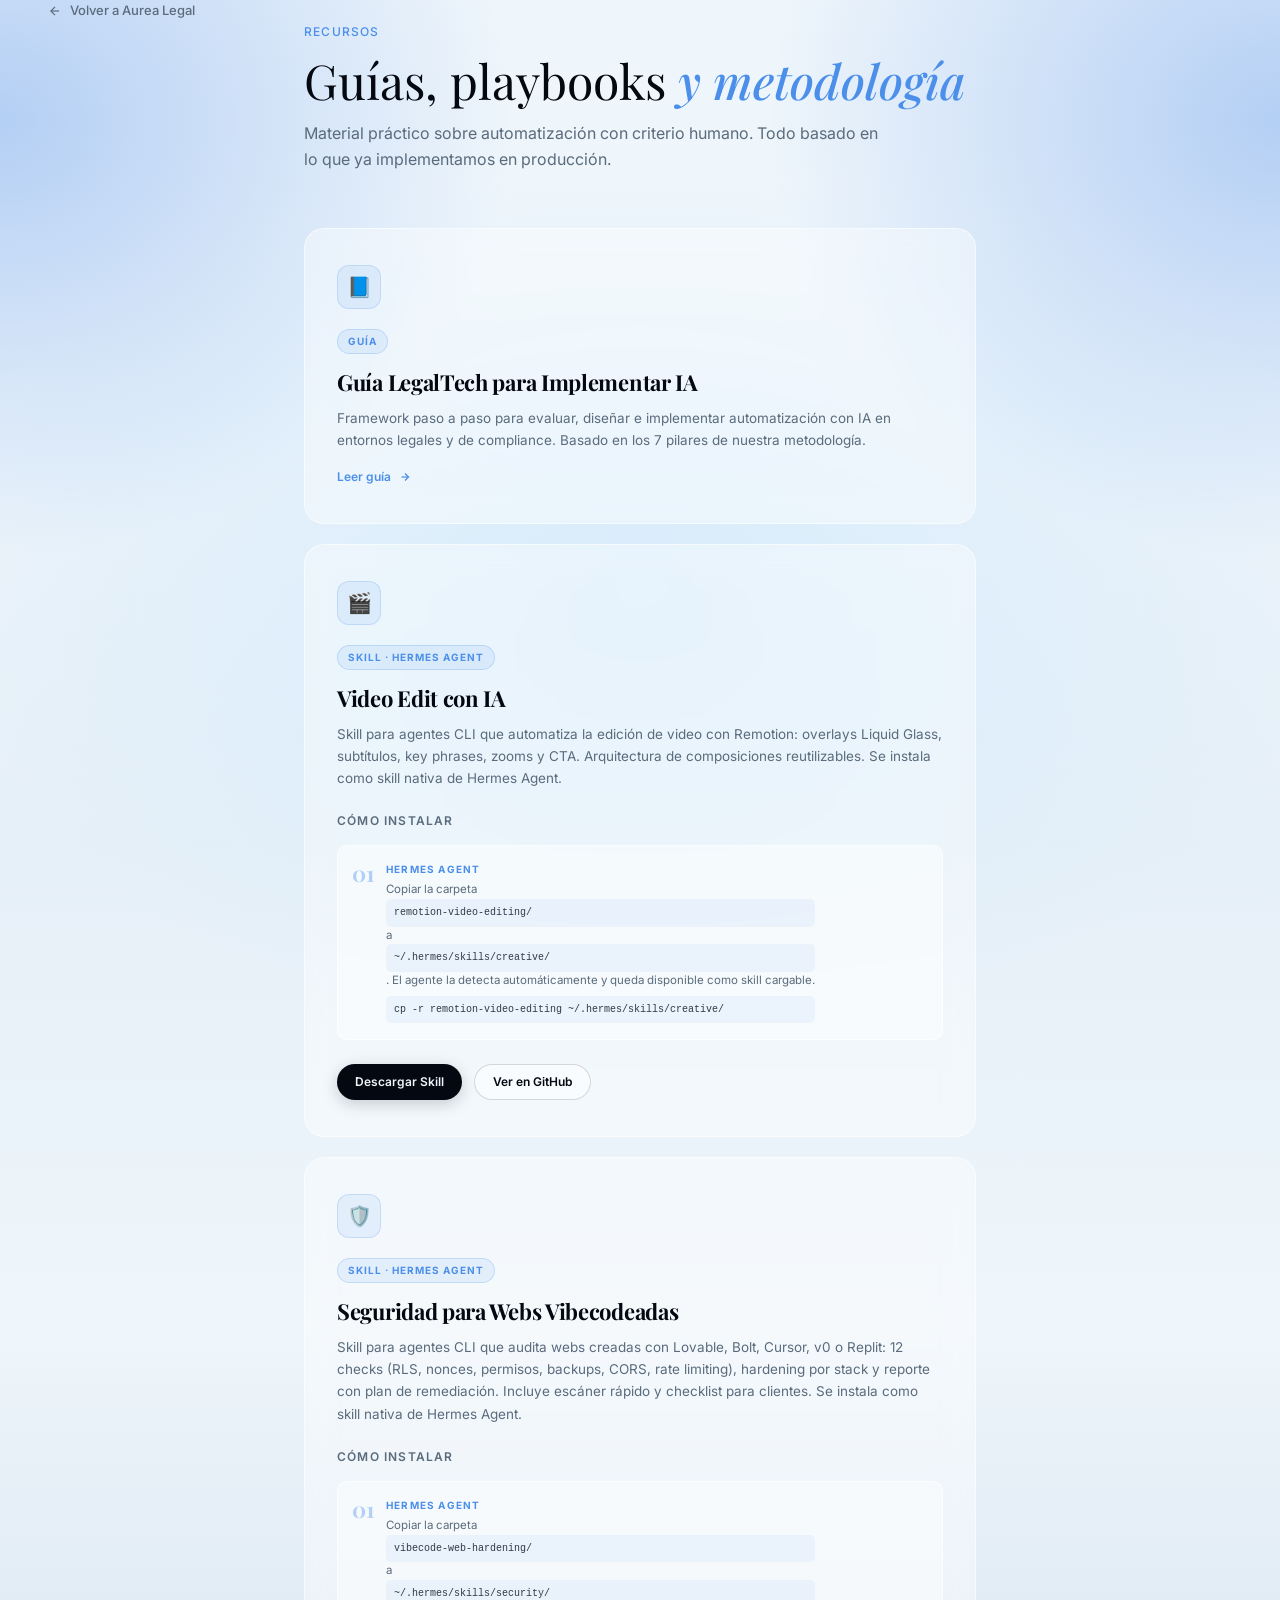
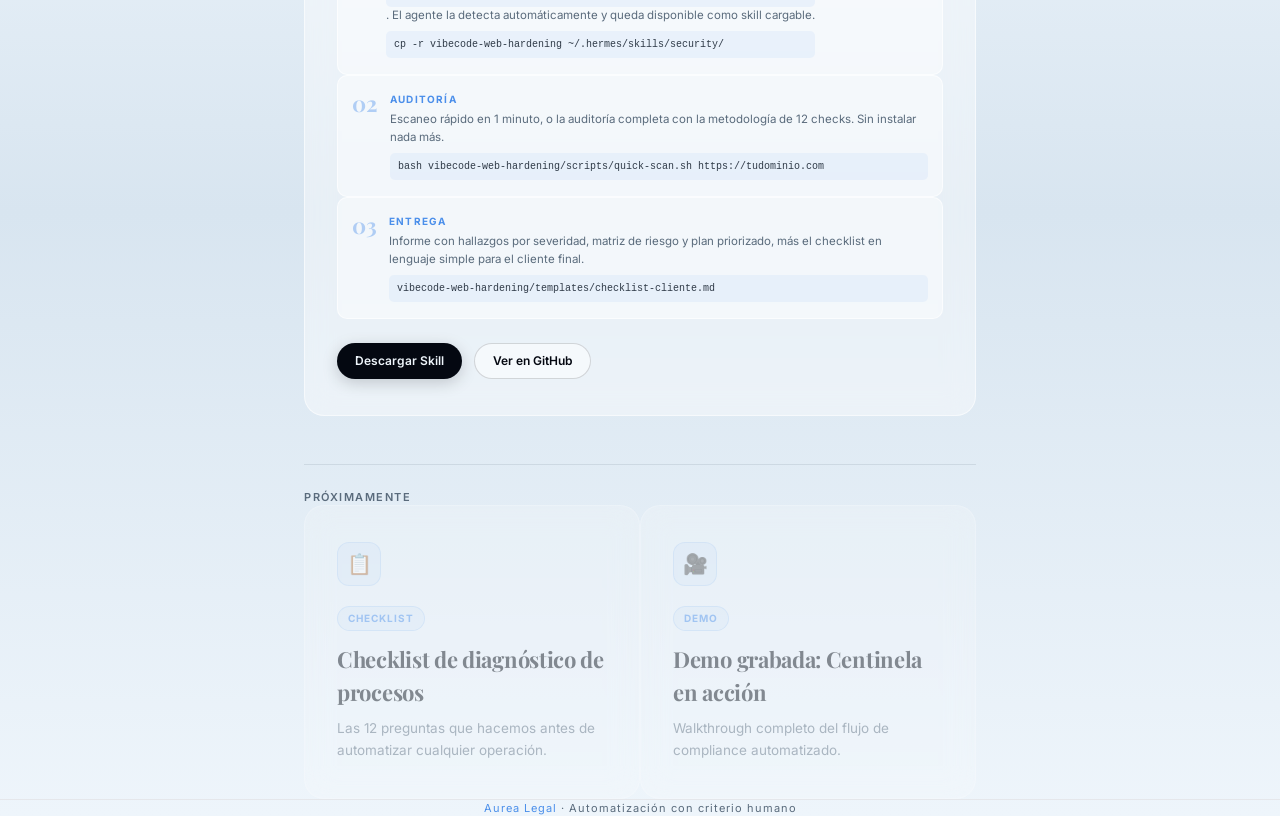
<file: recursos.html>
<!DOCTYPE html>
<html lang="es">
<head>
<meta charset="UTF-8">
<meta name="viewport" content="width=device-width, initial-scale=1.0">
<title>Recursos — Aurea Legal</title>
<meta name="description" content="Guías, playbooks y recursos de automatización con criterio humano.">

<link rel="preconnect" href="https://fonts.googleapis.com">
<link rel="preconnect" href="https://fonts.gstatic.com" crossorigin>
<link href="https://fonts.googleapis.com/css2?family=Inter:wght@300;400;500;600;700&family=Playfair+Display:ital,wght@0,500;0,600;0,700;1,500;1,600&display=swap" rel="stylesheet">

<link rel="stylesheet" href="tailwind.min.css">

<link rel="icon" href="data:image/svg+xml,<svg xmlns='http://www.w3.org/2000/svg' viewBox='0 0 100 100'><circle cx='50' cy='50' r='48' fill='%23040811'/><text x='50' y='70' font-family='Georgia,serif' font-style='italic' font-size='54' font-weight='600' fill='%234B8FEA' text-anchor='middle'>A</text></svg>">
<meta name="theme-color" content="#EEF5FB">

<style>
  body {
    background:
      radial-gradient(ellipse 40% 18% at 0% 5%,  rgba(72,137,232,.35) 0%, transparent 100%),
      radial-gradient(ellipse 40% 18% at 100% 5%, rgba(72,137,232,.35) 0%, transparent 100%),
      radial-gradient(ellipse 55% 18% at 50% 25%, rgba(178,222,255,.35) 0%, transparent 100%),
      linear-gradient(180deg, #EEF5FB 0%, #EEF5FB 15%, #E6F0F8 35%, #EEF5FB 55%, #D8E5F0 75%, #EEF5FB 100%);
    min-height: 100vh;
    -webkit-font-smoothing: antialiased;
    overflow-x: hidden;
  }
  .back-link {
    display: inline-flex; align-items: center; gap: 8px;
    color: #5A6B7C; text-decoration: none;
    font-size: 13px; font-weight: 500;
    transition: color .25s;
  }
  .back-link:hover { color: #040811; }
  .back-link svg { width: 14px; height: 14px; stroke: currentColor; fill: none; stroke-width: 2; }
  .resource-card {
    display: block; text-decoration: none;
    background: rgba(255,255,255,.40);
    backdrop-filter: blur(14px); -webkit-backdrop-filter: blur(14px);
    border: 1px solid rgba(255,255,255,.55);
    border-radius: 20px; padding: 36px 32px;
    transition: transform .3s ease, box-shadow .3s ease;
    position: relative;
  }
  .resource-card:hover {
    transform: translateY(-3px);
    box-shadow: 0 12px 40px rgba(11,19,32,.08);
  }
  .resource-icon {
    width: 44px; height: 44px; border-radius: 12px;
    background: rgba(75,143,234,.10); border: 1px solid rgba(75,143,234,.20);
    display: flex; align-items: center; justify-content: center;
    font-size: 20px; margin-bottom: 18px;
  }
  .resource-tag {
    display: inline-block; padding: 4px 10px; border-radius: 50px;
    background: rgba(75,143,234,.10); border: 1px solid rgba(75,143,234,.22);
    font-size: 10px; font-weight: 700; letter-spacing: 1px; text-transform: uppercase;
    color: #4B8FEA; margin-bottom: 12px;
  }
  .resource-title {
    font-family: 'Playfair Display', serif;
    font-size: 22px; font-weight: 700; color: #040811;
    letter-spacing: -.3px; margin-bottom: 8px;
  }
  .resource-desc { font-size: 13.5px; color: #5A6B7C; line-height: 1.65; }
  .resource-arrow {
    display: inline-flex; align-items: center; gap: 8px;
    margin-top: 16px; font-size: 12px; font-weight: 600;
    color: #4B8FEA; transition: gap .25s;
  }
  .resource-card:hover .resource-arrow { gap: 12px; }
  .resource-arrow svg { width: 12px; height: 12px; }
  .coming-soon { opacity: .45; pointer-events: none; }
  .coming-label {
    font-size: 11px; font-weight: 600; color: #5A6B7C;
    letter-spacing: 1.5px; text-transform: uppercase;
    margin-top: 48px; padding-top: 24px;
    border-top: 1px solid rgba(90,107,124,.15);
  }
  .skill-step-inline {
    display: grid; grid-template-columns: 1fr; gap: 14px;
  }
  @media (min-width: 700px) {
    .skill-step-inline { grid-template-columns: 1fr 1fr 1fr; }
  }
  .skill-step-inline {
    display: flex; gap: 12px; align-items: flex-start;
    background: rgba(255,255,255,.45); border: 1px solid rgba(255,255,255,.65);
    border-radius: 10px; padding: 16px 14px;
  }
  .skill-step-num {
    font-family: 'Playfair Display', serif;
    font-size: 22px; font-weight: 700; color: #4B8FEA;
    opacity: .4; line-height: 1; flex-shrink: 0;
  }
  .skill-step-cli {
    font-size: 10px; font-weight: 700; letter-spacing: 1.2px;
    text-transform: uppercase; color: #4B8FEA; margin-bottom: 4px;
  }
  .skill-step-inline p { font-size: 11.5px; color: #5A6B7C; line-height: 1.55; margin-bottom: 6px; }
  .skill-step-inline code {
    display: block; font-size: 10px; color: #2f3a47;
    background: rgba(75,143,234,.07); padding: 6px 8px;
    border-radius: 5px; word-break: break-all;
    font-family: 'SF Mono', 'Fira Code', monospace;
  }
  .skill-btn {
    display: inline-flex; align-items: center; gap: 6px;
    padding: 8px 18px; border-radius: 50px;
    font-size: 12px; font-weight: 600; text-decoration: none;
    transition: transform .2s, box-shadow .2s;
  }
  .skill-btn:hover { transform: translateY(-1px); }
  .skill-btn-primary {
    background: #040811; color: #EEF5FB;
    box-shadow: 0 4px 16px rgba(4,8,17,.18);
  }
  .skill-btn-primary:hover { box-shadow: 0 6px 20px rgba(4,8,17,.28); }
  .skill-btn-gh {
    background: rgba(255,255,255,.5); color: #040811;
    border: 1px solid rgba(4,8,17,.15);
  }
  .skill-btn-gh:hover { background: rgba(255,255,255,.8); }
  .footer-text {
    font-size: 11px; color: #5A6B7C; letter-spacing: 1px;
  }
  .footer-text a { color: #4B8FEA; text-decoration: none; transition: color .2s; }
  .footer-text a:hover { color: #040811; }
  @media (prefers-reduced-motion: reduce) {
    *, *::before, *::after { animation-duration: .01ms !important; transition-duration: .01ms !important; }
  }
</style>
</head>
<body class="font-sans antialiased text-abyssal">

<header class="px-6 md:px-12 pt-7 relative z-10">
  <a href="/" class="back-link">
    <svg viewBox="0 0 24 24"><line x1="19" y1="12" x2="5" y2="12"/><polyline points="12 19 5 12 12 5"/></svg>
    Volver a Aurea Legal
  </a>
</header>

<main class="max-w-3xl mx-auto px-6 md:px-12 py-14 md:py-20 relative z-10">
  <span class="text-xs tracking-widest uppercase text-brand-blue font-medium mb-4 block">Recursos</span>
  <h1 class="font-serif text-4xl md:text-5xl font-light text-abyssal mb-4 leading-tight">Guías, playbooks <span class="italic font-medium text-brand-blue">y metodología</span></h1>
  <p class="text-slate text-base leading-relaxed mb-14 max-w-xl">Material práctico sobre automatización con criterio humano. Todo basado en lo que ya implementamos en producción.</p>

  <div class="space-y-5">

    <a href="/playbooks/Guia-LegalTech" class="resource-card">
      <div class="resource-icon">📘</div>
      <span class="resource-tag">Guía</span>
      <h2 class="resource-title">Guía LegalTech para Implementar IA</h2>
      <p class="resource-desc">Framework paso a paso para evaluar, diseñar e implementar automatización con IA en entornos legales y de compliance. Basado en los 7 pilares de nuestra metodología.</p>
      <span class="resource-arrow">Leer guía <svg viewBox="0 0 24 24" fill="none" stroke="currentColor" stroke-width="2.5"><path d="M5 12h14"/><path d="M12 5l7 7-7 7"/></svg></span>
    </a>

    <div class="resource-card">
      <div class="resource-icon">🎬</div>
      <span class="resource-tag">Skill · Hermes Agent</span>
      <h2 class="resource-title">Video Edit con IA</h2>
      <p class="resource-desc">Skill para agentes CLI que automatiza la edición de video con Remotion: overlays Liquid Glass, subtítulos, key phrases, zooms y CTA. Arquitectura de composiciones reutilizables. Se instala como skill nativa de Hermes Agent.</p>

      <h3 class="text-xs font-semibold text-slate uppercase tracking-widest mb-4 mt-6">Cómo instalar</h3>

      <div class="skill-step-inline">
        <div class="skill-step-num">01</div>
        <div>
          <div class="skill-step-cli">Hermes Agent</div>
          <p>Copiar la carpeta <code>remotion-video-editing/</code> a <code>~/.hermes/skills/creative/</code>. El agente la detecta automáticamente y queda disponible como skill cargable.</p>
          <code>cp -r remotion-video-editing ~/.hermes/skills/creative/</code>
        </div>
      </div>

      <div class="flex gap-3 mt-6 flex-wrap">
        <a href="https://github.com/DavidMontejoT/SkillVideoHermes/archive/refs/heads/master.zip" target="_blank" rel="noopener" class="skill-btn skill-btn-primary">Descargar Skill</a>
        <a href="https://github.com/DavidMontejoT/SkillVideoHermes" target="_blank" rel="noopener" class="skill-btn skill-btn-gh">Ver en GitHub</a>
      </div>
    </div>

    <div class="resource-card">
      <div class="resource-icon">🛡️</div>
      <span class="resource-tag">Skill · Hermes Agent</span>
      <h2 class="resource-title">Seguridad para Webs Vibecodeadas</h2>
      <p class="resource-desc">Skill para agentes CLI que audita webs creadas con Lovable, Bolt, Cursor, v0 o Replit: 12 checks (RLS, nonces, permisos, backups, CORS, rate limiting), hardening por stack y reporte con plan de remediación. Incluye escáner rápido y checklist para clientes. Se instala como skill nativa de Hermes Agent.</p>

      <h3 class="text-xs font-semibold text-slate uppercase tracking-widest mb-4 mt-6">Cómo instalar</h3>

      <div class="skill-step-inline">
        <div class="skill-step-num">01</div>
        <div>
          <div class="skill-step-cli">Hermes Agent</div>
          <p>Copiar la carpeta <code>vibecode-web-hardening/</code> a <code>~/.hermes/skills/security/</code>. El agente la detecta automáticamente y queda disponible como skill cargable.</p>
          <code>cp -r vibecode-web-hardening ~/.hermes/skills/security/</code>
        </div>
      </div>

      <div class="skill-step-inline">
        <div class="skill-step-num">02</div>
        <div>
          <div class="skill-step-cli">Auditoría</div>
          <p>Escaneo rápido en 1 minuto, o la auditoría completa con la metodología de 12 checks. Sin instalar nada más.</p>
          <code>bash vibecode-web-hardening/scripts/quick-scan.sh https://tudominio.com</code>
        </div>
      </div>

      <div class="skill-step-inline">
        <div class="skill-step-num">03</div>
        <div>
          <div class="skill-step-cli">Entrega</div>
          <p>Informe con hallazgos por severidad, matriz de riesgo y plan priorizado, más el checklist en lenguaje simple para el cliente final.</p>
          <code>vibecode-web-hardening/templates/checklist-cliente.md</code>
        </div>
      </div>

      <div class="flex gap-3 mt-6 flex-wrap">
        <a href="https://github.com/DavidMontejoT/SecurityVibe-Skill/archive/refs/heads/main.zip" target="_blank" rel="noopener" class="skill-btn skill-btn-primary">Descargar Skill</a>
        <a href="https://github.com/DavidMontejoT/SecurityVibe-Skill" target="_blank" rel="noopener" class="skill-btn skill-btn-gh">Ver en GitHub</a>
      </div>
    </div>

  </div>

  <p class="coming-label">Próximamente</p>

  <div class="grid sm:grid-cols-2 gap-5 mt-5">
    <div class="resource-card coming-soon">
      <div class="resource-icon">📋</div>
      <span class="resource-tag">Checklist</span>
      <h2 class="resource-title">Checklist de diagnóstico de procesos</h2>
      <p class="resource-desc">Las 12 preguntas que hacemos antes de automatizar cualquier operación.</p>
    </div>
    <div class="resource-card coming-soon">
      <div class="resource-icon">🎥</div>
      <span class="resource-tag">Demo</span>
      <h2 class="resource-title">Demo grabada: Centinela en acción</h2>
      <p class="resource-desc">Walkthrough completo del flujo de compliance automatizado.</p>
    </div>
  </div>
</main>

<footer class="text-center py-10 px-6 border-t border-slate/15 relative z-10">
  <p class="footer-text"><a href="/">Aurea Legal</a> · Automatización con criterio humano</p>
</footer>

</body>
</html>
</file>
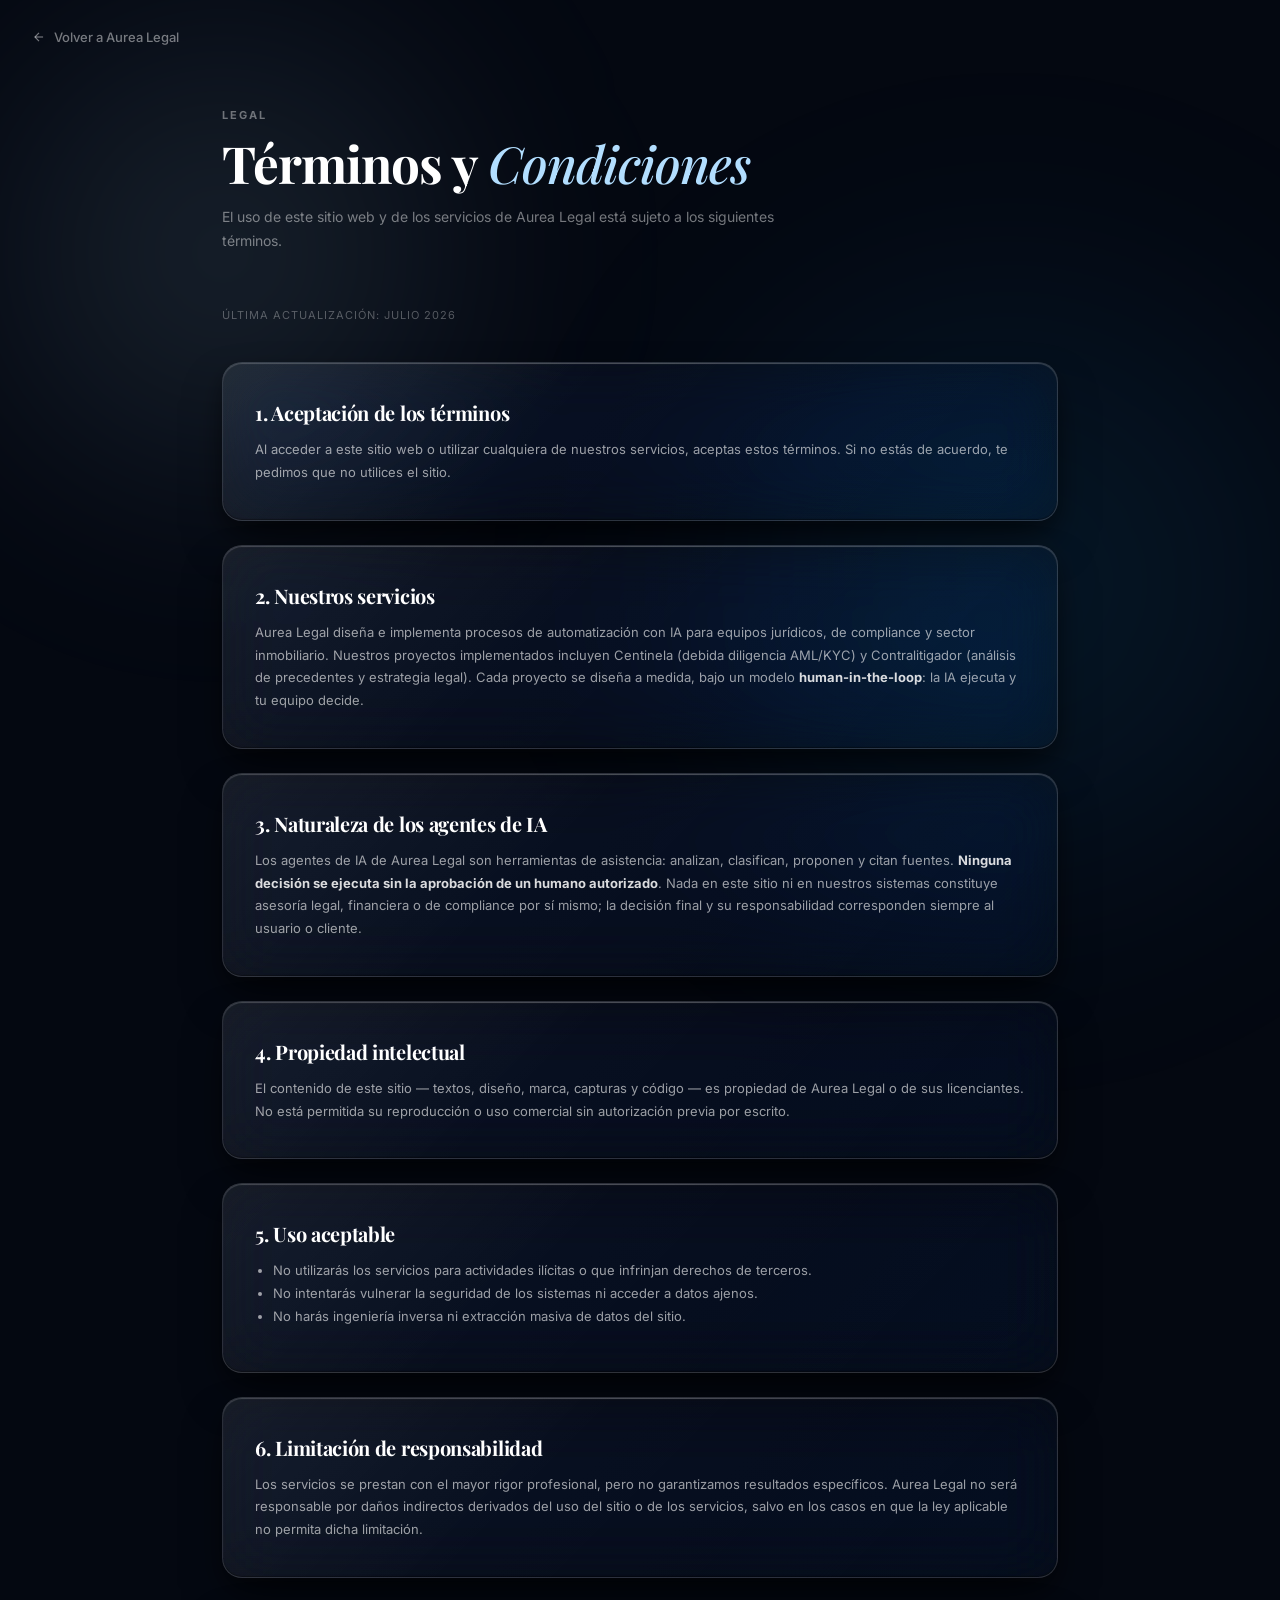
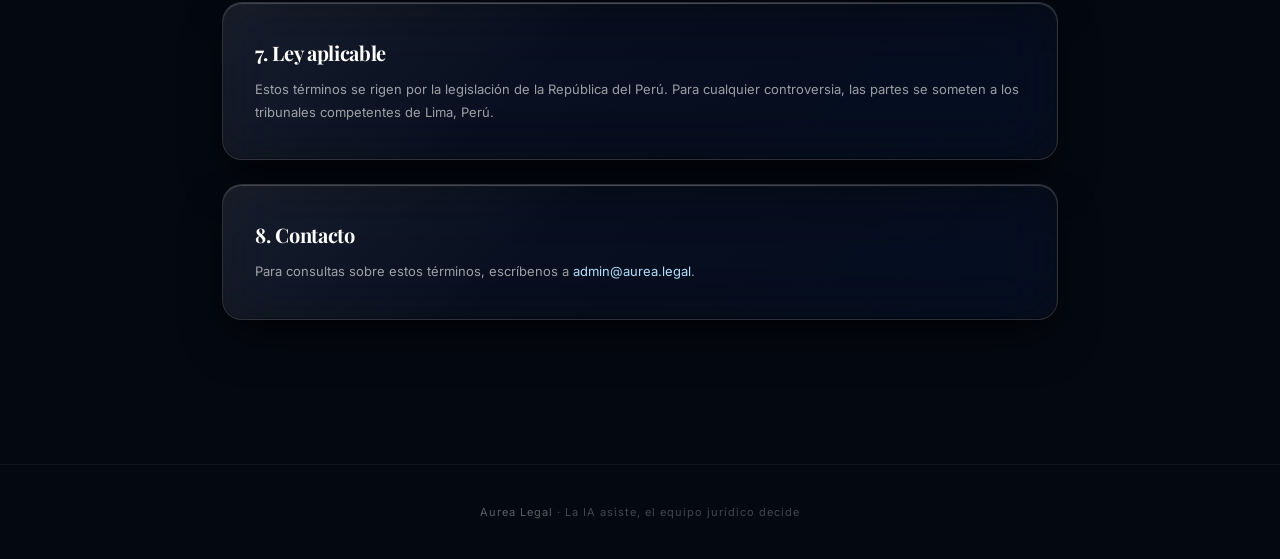
<file: terminos.html>
<!DOCTYPE html>
<html lang="es">
<head>
<meta charset="UTF-8">
<meta name="viewport" content="width=device-width, initial-scale=1.0">
<title>Términos y Condiciones — Aurea Legal</title>
<meta name="description" content="Términos y condiciones de uso de los servicios de Aurea Legal.">

<link rel="preconnect" href="https://fonts.googleapis.com">
<link rel="preconnect" href="https://fonts.gstatic.com" crossorigin>
<link href="https://fonts.googleapis.com/css2?family=Inter:wght@300;400;500;600;700&family=Playfair+Display:ital,wght@0,500;0,600;0,700;1,500;1,600&display=swap" rel="stylesheet">

<style>
:root {
  --dark:  #040811;
  --dark2: #03060d;
  --white: #ffffff;
  --blue-sky: #b2deff;
  --blue:  #1da1f2;
  --muted: #5a6b7c;
  --border-d: rgba(255,255,255,0.08);
  --glass-bg-d:  rgba(255,255,255,0.04);
  --glass-bg-d-strong: rgba(255,255,255,0.08);
  --glass-border-d:  rgba(255,255,255,0.15);
  --glass-shadow-d:  0 24px 48px -12px rgba(0,0,0,0.6), 0 8px 20px rgba(0,0,0,0.3);
  --glass-blur:  blur(28px) saturate(180%) brightness(1.06);
  --glass-inset: inset 0 1px 1px rgba(255,255,255,0.2), inset 0 -1px 1px rgba(0,0,0,0.4);
  --max: 900px;
}

*,*::before,*::after{box-sizing:border-box;margin:0;padding:0}
html{scroll-behavior:smooth}
body{
  font-family:'Inter',sans-serif;
  background:var(--dark);
  color:var(--white);
  -webkit-font-smoothing:antialiased;
  min-height:100vh;
}

/* Blobs */
.blob{
  position:fixed;filter:blur(100px);z-index:0;border-radius:50%;
  pointer-events:none;animation:floatBlob 22s infinite alternate ease-in-out;
}
.blob-1{
  width:650px;height:650px;
  background:radial-gradient(circle,rgba(178,222,255,0.15) 0%,transparent 70%);
  top:-8%;left:-8%;
}
.blob-2{
  width:850px;height:850px;
  background:radial-gradient(circle,rgba(29,161,242,0.12) 0%,transparent 70%);
  bottom:-12%;right:-12%;
  animation-delay:-8s;
}
@keyframes floatBlob{
  0%{transform:translate(0,0) scale(1) rotate(0deg)}
  50%{transform:translate(70px,-70px) scale(1.06) rotate(12deg)}
  100%{transform:translate(-50px,60px) scale(0.94) rotate(-12deg)}
}

/* Header */
.header{
  position:relative;z-index:10;
  padding:28px 32px 0;
}
.back-link{
  display:inline-flex;align-items:center;gap:8px;
  color:rgba(255,255,255,.45);text-decoration:none;
  font-size:13px;font-weight:500;
  transition:color .25s;
}
.back-link:hover{color:var(--white)}
.back-link svg{width:14px;height:14px;stroke:currentColor;fill:none;stroke-width:2}

/* Main */
.main{
  max-width:var(--max);margin:0 auto;padding:60px 32px 120px;
  position:relative;z-index:2;
}
.page-eyebrow{
  font-size:11px;text-transform:uppercase;letter-spacing:2px;
  color:rgba(255,255,255,.4);font-weight:700;margin-bottom:12px;display:block;
}
.page-title{
  font-family:'Playfair Display',serif;
  font-size:clamp(2rem,4vw,3.2rem);font-weight:700;
  letter-spacing:-1px;line-height:1.15;margin-bottom:12px;
}
.page-title i{font-style:italic;font-weight:500;color:var(--blue-sky)}
.page-sub{
  font-size:14px;color:rgba(255,255,255,.45);line-height:1.7;
  max-width:560px;margin-bottom:56px;
}
.last-updated{
  font-size:11px;color:rgba(255,255,255,.3);
  letter-spacing:1px;text-transform:uppercase;margin-bottom:40px;
}

/* Legal blocks */
.legal-section{
  background:linear-gradient(135deg,rgba(255,255,255,0.04) 0%,rgba(255,255,255,0.01) 100%);
  backdrop-filter:var(--glass-blur);
  -webkit-backdrop-filter:var(--glass-blur);
  border:1px solid var(--glass-border-d);
  border-radius:20px;padding:36px 32px;
  box-shadow:var(--glass-shadow-d),var(--glass-inset);
  position:relative;overflow:hidden;
  margin-bottom:24px;
}
.legal-section::before{
  content:'';position:absolute;top:0;left:0;right:0;height:1px;
  background:linear-gradient(90deg,transparent,rgba(255,255,255,0.35),transparent);
  opacity:.3;z-index:2;pointer-events:none;
}
.legal-section::after{
  content:'';position:absolute;inset:0;border-radius:inherit;
  background:linear-gradient(135deg,rgba(255,255,255,0.05) 0%,transparent 40%,transparent 60%,rgba(29,161,242,0.02) 100%);
  pointer-events:none;
}
.legal-section>*{position:relative;z-index:1}
.legal-section h2{
  font-family:'Playfair Display',serif;
  font-size:20px;font-weight:700;color:var(--white);
  letter-spacing:-.3px;margin-bottom:12px;
}
.legal-section p,.legal-section li{
  font-size:13px;color:rgba(255,255,255,.6);line-height:1.75;
}
.legal-section ul{padding-left:18px;margin:8px 0}
.legal-section a{color:var(--blue-sky);text-decoration:none}
.legal-section a:hover{text-decoration:underline}
.legal-section strong{color:rgba(255,255,255,.85)}

/* Footer */
.footer{
  text-align:center;padding:40px 32px;
  border-top:1px solid rgba(255,255,255,.05);
  position:relative;z-index:2;
}
.footer-text{
  font-size:11px;color:rgba(255,255,255,.25);
  letter-spacing:1px;
}
.footer-text a{
  color:rgba(255,255,255,.35);text-decoration:none;
  transition:color .2s;
}
.footer-text a:hover{color:var(--blue-sky)}
</style>
</head>
<body>

<div class="blob blob-1"></div>
<div class="blob blob-2"></div>

<header class="header">
  <a href="/" class="back-link">
    <svg viewBox="0 0 24 24"><line x1="19" y1="12" x2="5" y2="12"/><polyline points="12 19 5 12 12 5"/></svg>
    Volver a Aurea Legal
  </a>
</header>

<main class="main">
  <span class="page-eyebrow">Legal</span>
  <h1 class="page-title">Términos y <i>Condiciones</i></h1>
  <p class="page-sub">El uso de este sitio web y de los servicios de Aurea Legal está sujeto a los siguientes términos.</p>
  <p class="last-updated">Última actualización: julio 2026</p>

  <div class="legal-section">
    <h2>1. Aceptación de los términos</h2>
    <p>Al acceder a este sitio web o utilizar cualquiera de nuestros servicios, aceptas estos términos. Si no estás de acuerdo, te pedimos que no utilices el sitio.</p>
  </div>

  <div class="legal-section">
    <h2>2. Nuestros servicios</h2>
    <p>Aurea Legal diseña e implementa procesos de automatización con IA para equipos jurídicos, de compliance y sector inmobiliario. Nuestros proyectos implementados incluyen Centinela (debida diligencia AML/KYC) y Contralitigador (análisis de precedentes y estrategia legal). Cada proyecto se diseña a medida, bajo un modelo <strong>human-in-the-loop</strong>: la IA ejecuta y tu equipo decide.</p>
  </div>

  <div class="legal-section">
    <h2>3. Naturaleza de los agentes de IA</h2>
    <p>Los agentes de IA de Aurea Legal son herramientas de asistencia: analizan, clasifican, proponen y citan fuentes. <strong>Ninguna decisión se ejecuta sin la aprobación de un humano autorizado</strong>. Nada en este sitio ni en nuestros sistemas constituye asesoría legal, financiera o de compliance por sí mismo; la decisión final y su responsabilidad corresponden siempre al usuario o cliente.</p>
  </div>

  <div class="legal-section">
    <h2>4. Propiedad intelectual</h2>
    <p>El contenido de este sitio — textos, diseño, marca, capturas y código — es propiedad de Aurea Legal o de sus licenciantes. No está permitida su reproducción o uso comercial sin autorización previa por escrito.</p>
  </div>

  <div class="legal-section">
    <h2>5. Uso aceptable</h2>
    <ul>
      <li>No utilizarás los servicios para actividades ilícitas o que infrinjan derechos de terceros.</li>
      <li>No intentarás vulnerar la seguridad de los sistemas ni acceder a datos ajenos.</li>
      <li>No harás ingeniería inversa ni extracción masiva de datos del sitio.</li>
    </ul>
  </div>

  <div class="legal-section">
    <h2>6. Limitación de responsabilidad</h2>
    <p>Los servicios se prestan con el mayor rigor profesional, pero no garantizamos resultados específicos. Aurea Legal no será responsable por daños indirectos derivados del uso del sitio o de los servicios, salvo en los casos en que la ley aplicable no permita dicha limitación.</p>
  </div>

  <div class="legal-section">
    <h2>7. Ley aplicable</h2>
    <p>Estos términos se rigen por la legislación de la República del Perú. Para cualquier controversia, las partes se someten a los tribunales competentes de Lima, Perú.</p>
  </div>

  <div class="legal-section">
    <h2>8. Contacto</h2>
    <p>Para consultas sobre estos términos, escríbenos a <a href="mailto:admin@aurea.legal">admin@aurea.legal</a>.</p>
  </div>
</main>

<footer class="footer">
  <p class="footer-text"><a href="/">Aurea Legal</a> · La IA asiste, el equipo jurídico decide</p>
</footer>

</body>
</html>
</file>
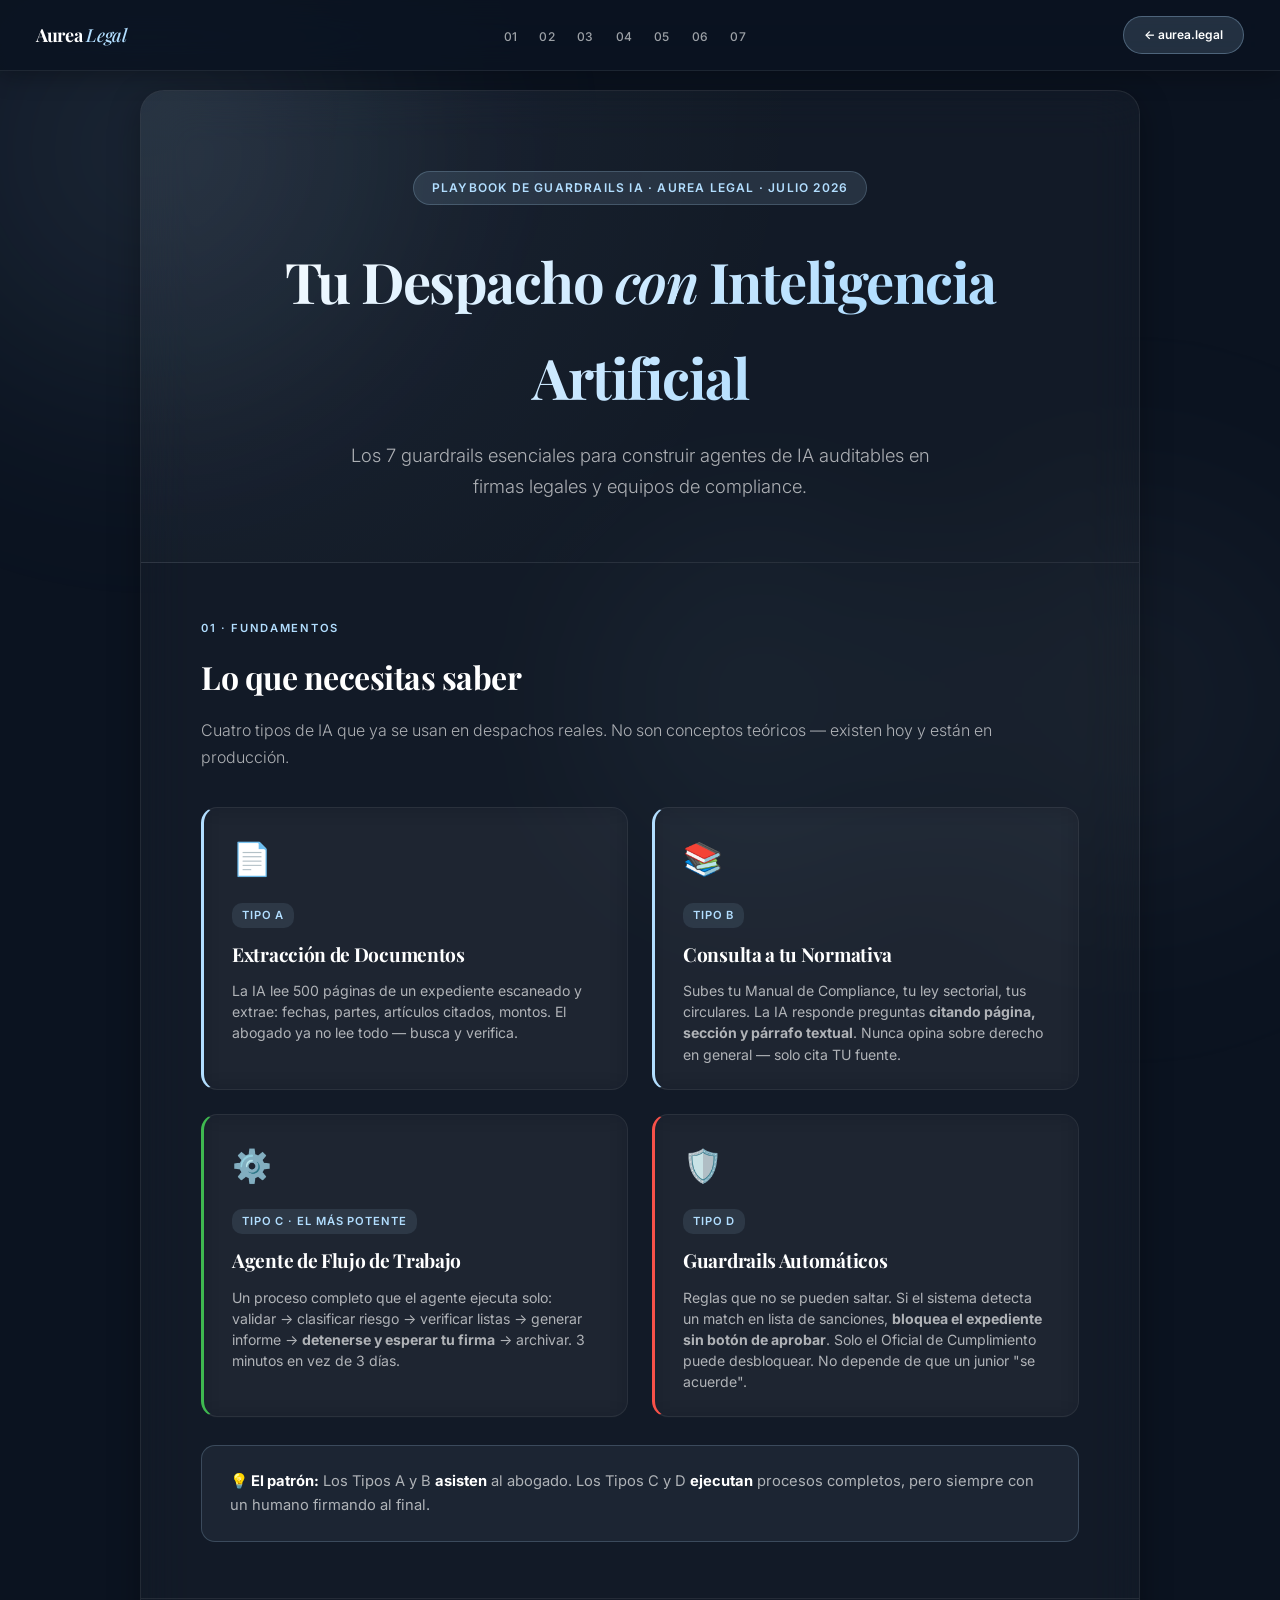
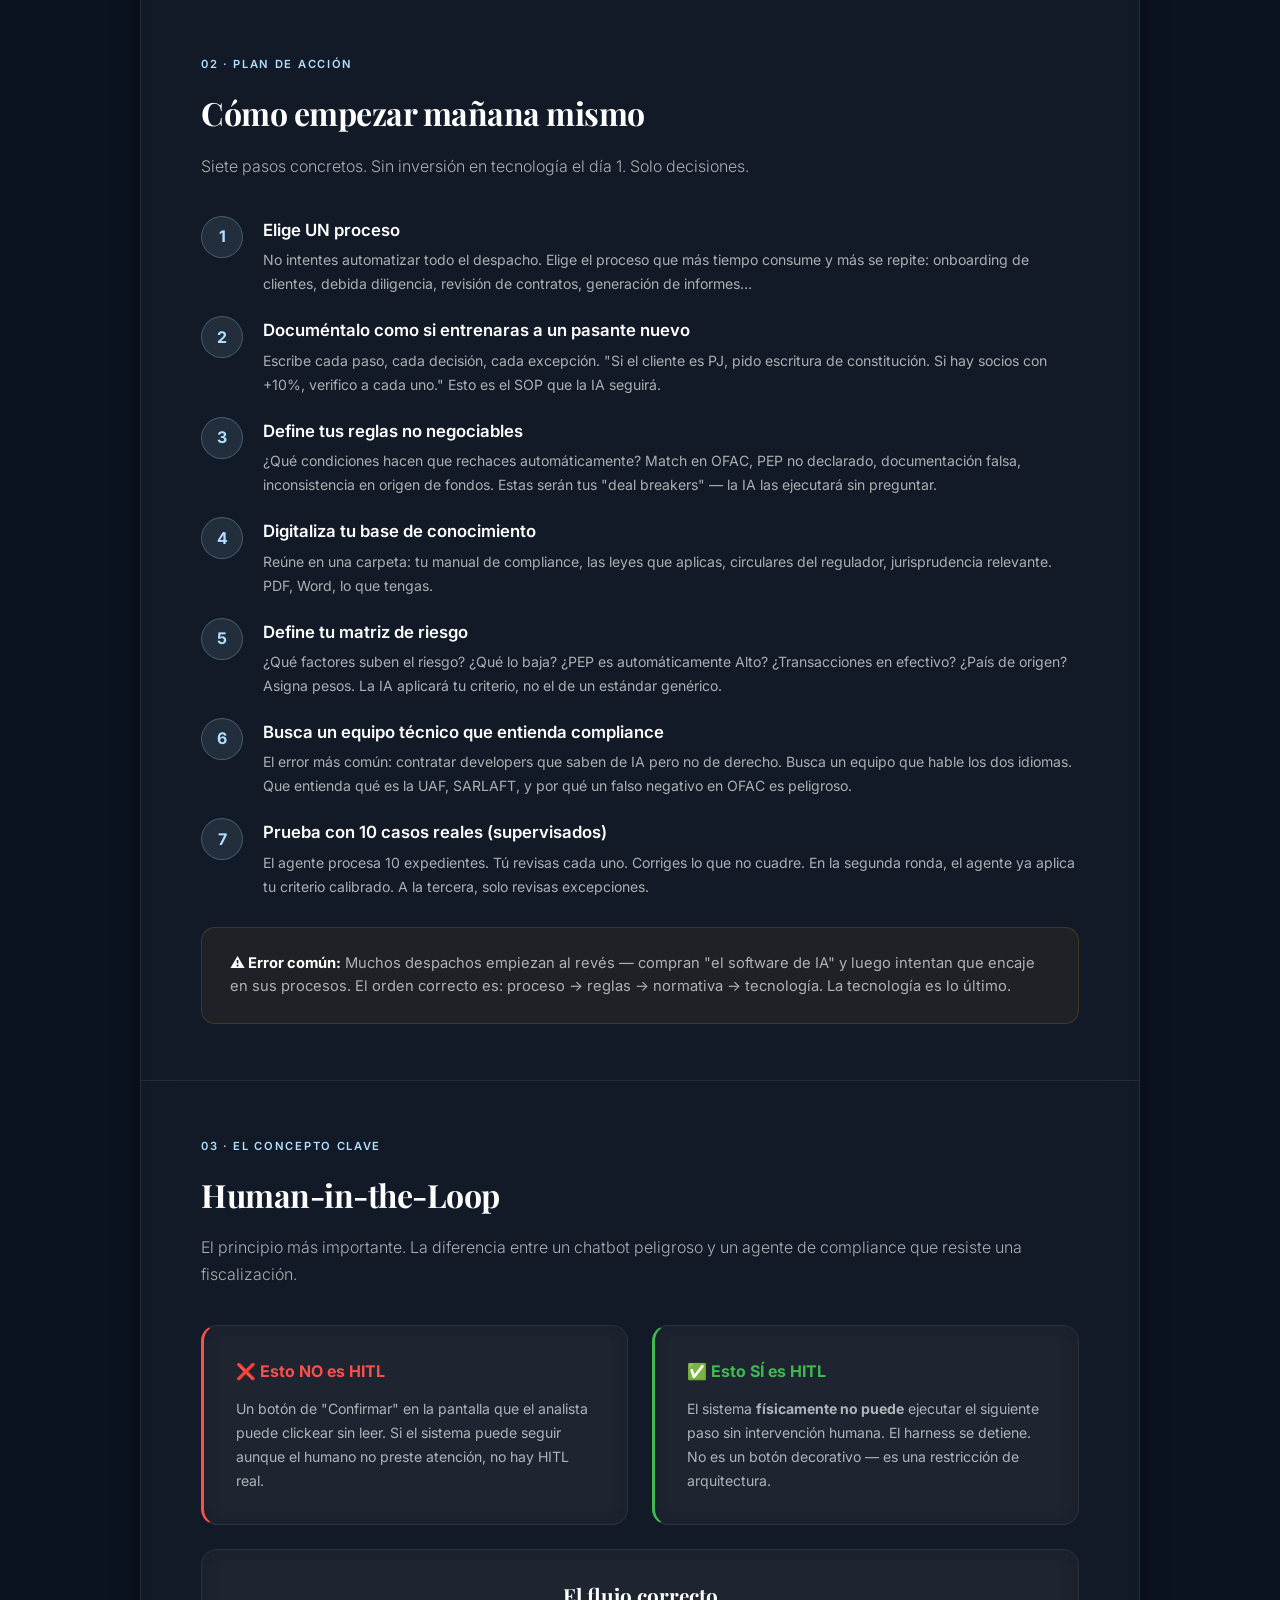
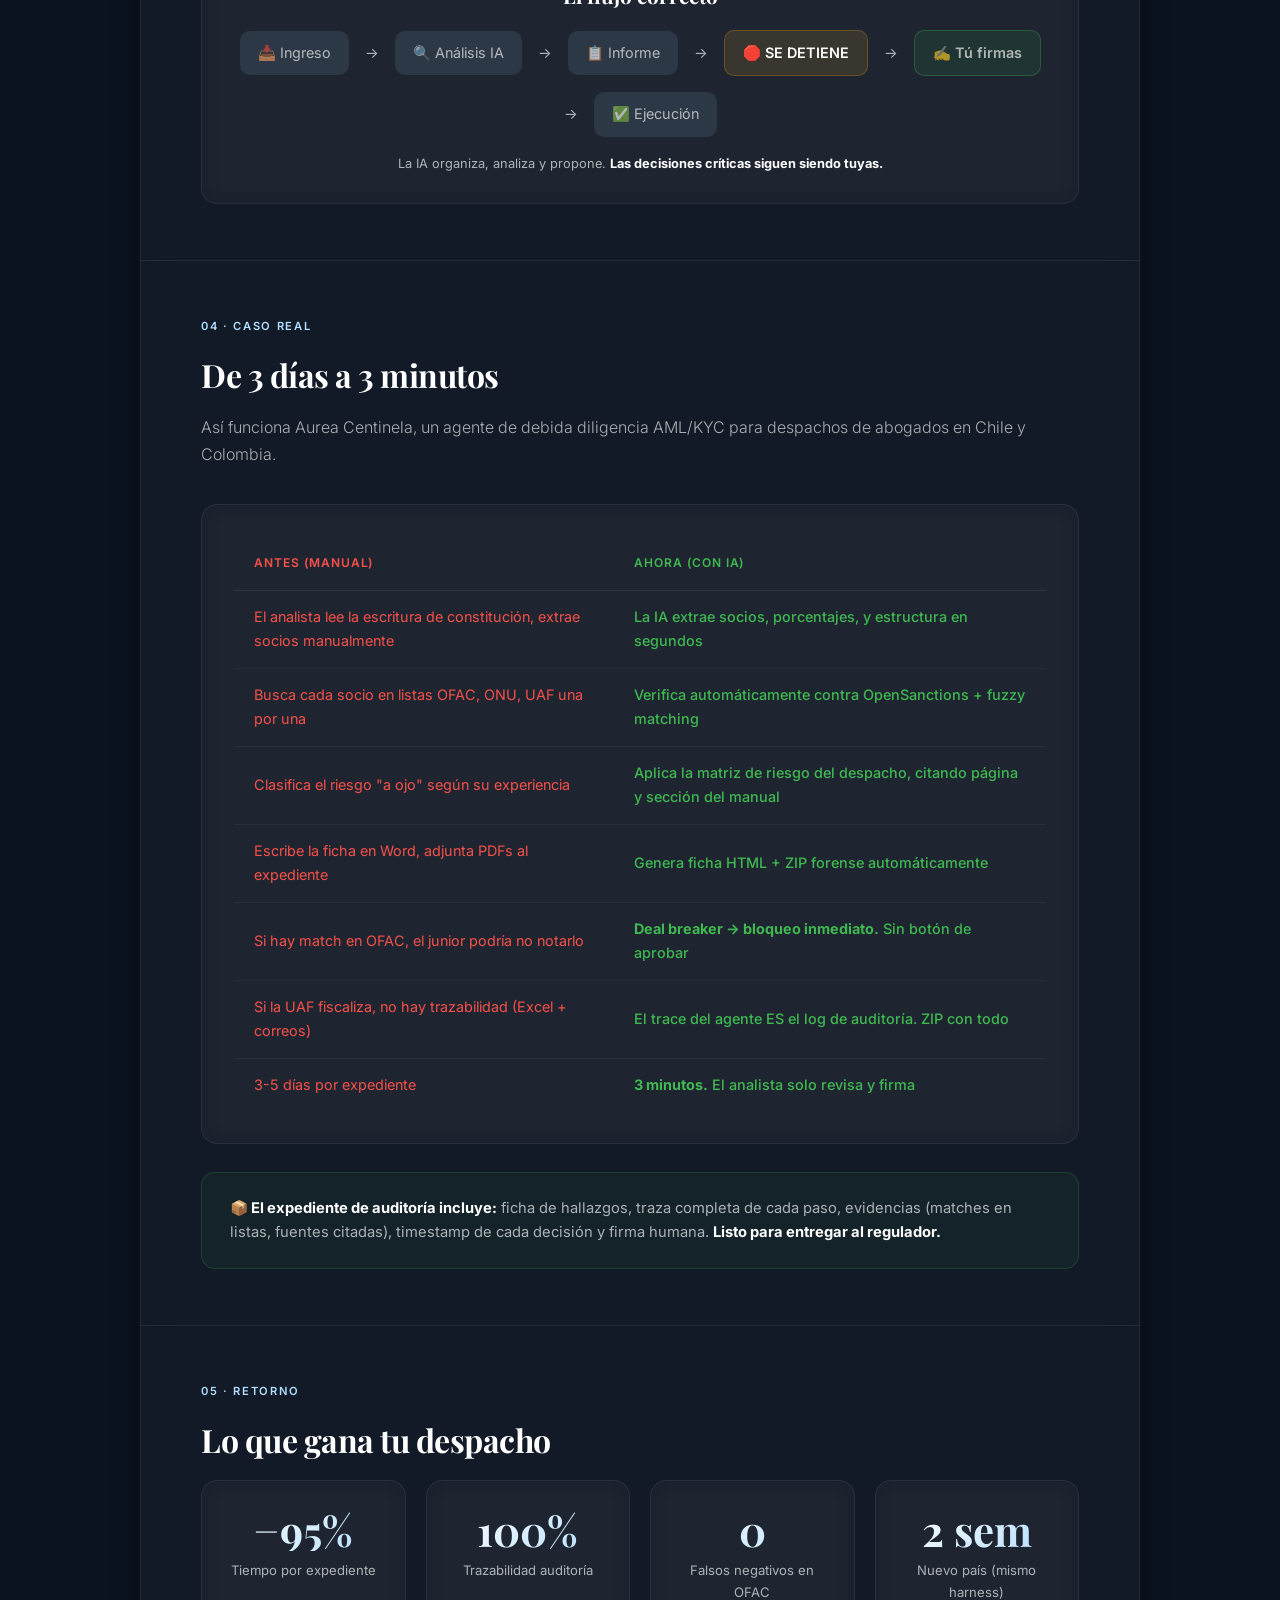
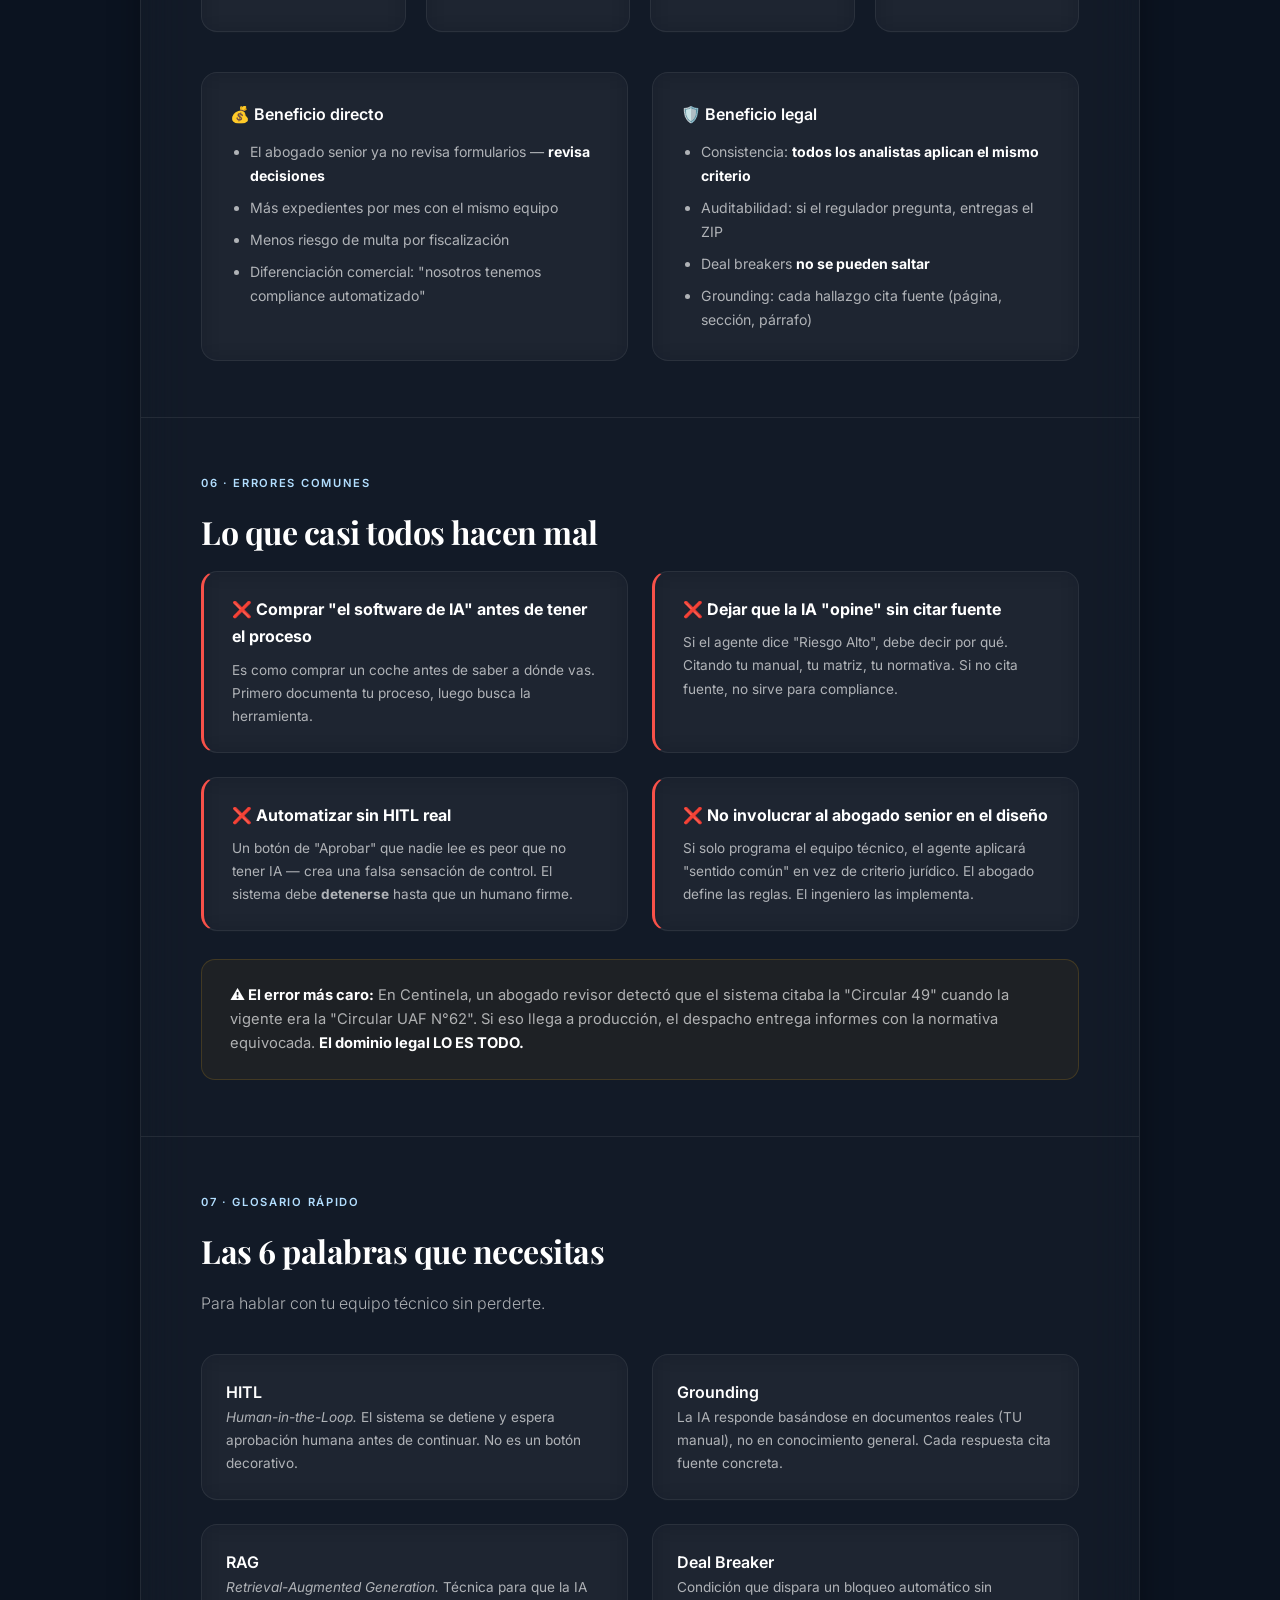
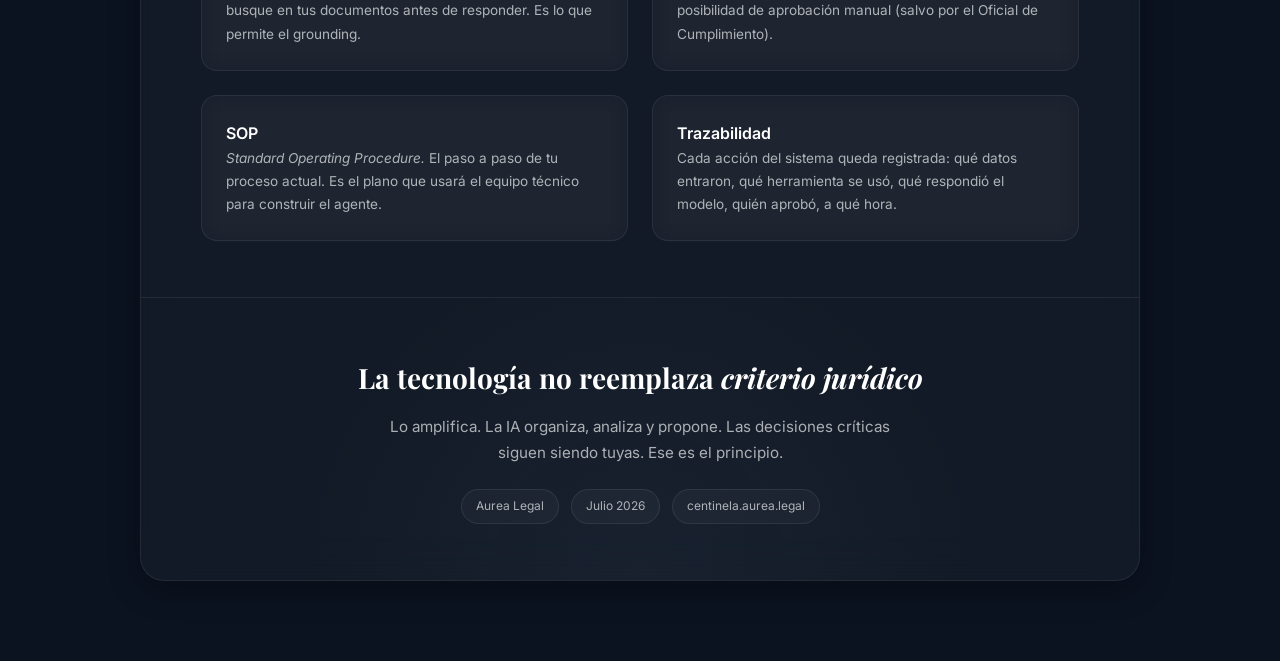
<file: playbooks/Guia-LegalTech.html>
<!DOCTYPE html>
<html lang="es">
<head>
<meta charset="UTF-8">
<meta name="viewport" content="width=device-width, initial-scale=1.0">
<title>Playbook de Guardrails IA para Firmas Legales — Aurea Legal</title>
<style>
  @import url('https://fonts.googleapis.com/css2?family=Inter:wght@300;400;500;600;700&family=Playfair+Display:ital,wght@0,600;0,700;1,600;1,700&display=swap');

  :root {
    --dark:  #040811;
    --white: #ffffff;
    --blue-sky: #b2deff;
    --color-bg-start: #0B1320;
    --color-bg-mid: #0d1a2d;
    --color-text-muted: rgba(255, 255, 255, 0.65);
    --color-soft: #EEF5FB;
    --glass-bg: rgba(255, 255, 255, 0.03);
    --glass-border: rgba(255, 255, 255, 0.08);
    --glass-shadow: 0 8px 32px 0 rgba(0, 0, 0, 0.3);
    --color-green: #3fb950;
    --color-yellow: #d2991d;
    --color-red: #f85149;
    --color-purple: #bc8cff;
  }

  * { margin: 0; padding: 0; box-sizing: border-box; }

  html { scroll-behavior: smooth; }

  body {
    font-family: 'Inter', sans-serif;
    color: var(--white);
    background-color: var(--color-bg-start);
    line-height: 1.7;
    padding: 90px 20px 80px;
    overflow-x: hidden;
    position: relative;
    min-height: 100vh;
  }

  /* ── Navbar ── */
  .nav {
    position: fixed; top: 0; left: 0; width: 100%;
    padding: 16px 36px;
    display: flex; align-items: center; justify-content: space-between;
    z-index: 200;
    background: rgba(11, 19, 32, 0.85);
    backdrop-filter: blur(18px) saturate(150%);
    -webkit-backdrop-filter: blur(18px) saturate(150%);
    border-bottom: 1px solid rgba(255, 255, 255, 0.08);
    box-shadow: 0 4px 24px rgba(0, 0, 0, 0.3);
  }
  .nav-logo {
    font-family: 'Playfair Display', serif;
    font-size: 18px; font-weight: 700;
    color: #fff; text-decoration: none;
    letter-spacing: -0.3px;
    white-space: nowrap;
  }
  .nav-logo i { font-style: italic; font-weight: 500; color: var(--blue-sky); }
  .nav-links {
    display: flex; align-items: center; gap: 22px;
    list-style: none; flex-wrap: wrap; justify-content: center;
  }
  .nav-links a {
    font-size: 12px; font-weight: 500; letter-spacing: 0.3px;
    color: rgba(255,255,255,0.6); text-decoration: none;
    transition: color 0.2s; white-space: nowrap;
  }
  .nav-links a:hover { color: var(--blue-sky); }
  .nav-cta {
    padding: 8px 20px; border-radius: 50px;
    font-size: 12px; font-weight: 600;
    background: rgba(178, 222, 255, 0.15);
    border: 1px solid rgba(178, 222, 255, 0.3);
    color: #fff; cursor: pointer; text-decoration: none;
    transition: background 0.25s, border-color 0.25s;
    white-space: nowrap;
  }
  .nav-cta:hover { background: rgba(178, 222, 255, 0.25); border-color: rgba(178, 222, 255, 0.5); }

  @media (max-width: 768px) {
    .nav { padding: 12px 16px; }
    .nav-links { gap: 10px; }
    .nav-links a { font-size: 10px; }
    .nav-cta { padding: 6px 14px; font-size: 10px; }
    .nav-logo { font-size: 15px; }
  }

  /* Ambient blobs */
  .blob {
    position: fixed;
    filter: blur(100px);
    z-index: -1;
    border-radius: 50%;
    animation: float 20s infinite alternate ease-in-out;
    pointer-events: none;
  }
  .blob-1 {
    width: 700px; height: 700px;
    background: radial-gradient(circle, rgba(178, 222, 255, 0.12) 0%, transparent 70%);
    top: -200px; left: -200px;
  }
  .blob-2 {
    width: 600px; height: 600px;
    background: radial-gradient(circle, rgba(238, 245, 251, 0.06) 0%, transparent 70%);
    bottom: -100px; right: -150px;
    animation-delay: -8s;
  }
  .blob-3 {
    width: 500px; height: 500px;
    background: radial-gradient(circle, rgba(178, 222, 255, 0.08) 0%, transparent 70%);
    top: 50%; left: 40%;
    animation-delay: -14s;
  }

  @keyframes float {
    0% { transform: translate(0, 0) scale(1); }
    50% { transform: translate(60px, -50px) scale(1.08); }
    100% { transform: translate(-40px, 40px) scale(0.94); }
  }

  .container {
    max-width: 1000px;
    margin: 0 auto;
    background: var(--glass-bg);
    backdrop-filter: blur(24px);
    -webkit-backdrop-filter: blur(24px);
    border: 1px solid var(--glass-border);
    border-radius: 24px;
    box-shadow: var(--glass-shadow);
    overflow: hidden;
    position: relative;
    z-index: 1;
  }

  /* ── Header ── */
  .header {
    padding: 80px 60px 60px;
    border-bottom: 1px solid var(--glass-border);
    background: radial-gradient(circle at top left, rgba(178, 222, 255, 0.06) 0%, transparent 60%);
    text-align: center;
  }
  .header .badge {
    display: inline-block;
    background: rgba(178, 222, 255, 0.12);
    color: var(--blue-sky);
    font-size: 0.75rem;
    font-weight: 600;
    letter-spacing: 0.1em;
    text-transform: uppercase;
    padding: 6px 18px;
    border-radius: 20px;
    border: 1px solid rgba(178, 222, 255, 0.2);
    margin-bottom: 28px;
  }
  .header h1 {
    font-family: 'Playfair Display', serif;
    font-size: clamp(36px, 5vw, 56px);
    font-weight: 700;
    letter-spacing: -1.5px;
    background: linear-gradient(135deg, #ffffff 0%, var(--blue-sky) 70%);
    -webkit-background-clip: text;
    -webkit-text-fill-color: transparent;
    margin-bottom: 16px;
  }
  .header h1 i { font-style: italic; font-weight: 600; }
  .header .subtitle {
    font-size: 1.15rem;
    color: var(--color-text-muted);
    font-weight: 300;
    max-width: 600px;
    margin: 0 auto;
  }

  /* ── Sections ── */
  .section {
    padding: 56px 60px;
    border-bottom: 1px solid var(--glass-border);
  }
  .section:last-child { border-bottom: none; }

  .section-label {
    font-size: 0.7rem;
    text-transform: uppercase;
    letter-spacing: 0.15em;
    color: var(--blue-sky);
    font-weight: 600;
    margin-bottom: 12px;
  }
  .section-title {
    font-family: 'Playfair Display', serif;
    font-size: 32px;
    font-weight: 700;
    letter-spacing: -0.5px;
    margin-bottom: 12px;
  }
  .section-subtitle {
    font-size: 1rem;
    color: var(--color-text-muted);
    font-weight: 300;
    margin-bottom: 36px;
  }

  /* ── Glass cards ── */
  .glass-card {
    background: rgba(255, 255, 255, 0.025);
    backdrop-filter: blur(12px);
    -webkit-backdrop-filter: blur(12px);
    border: 1px solid rgba(255, 255, 255, 0.07);
    border-radius: 16px;
    padding: 32px;
    transition: transform 0.3s ease, background 0.3s ease, border-color 0.3s ease;
  }
  .glass-card:hover {
    background: rgba(255, 255, 255, 0.05);
    border-color: rgba(178, 222, 255, 0.2);
    transform: translateY(-3px);
  }

  /* ── Grids ── */
  .grid-2 { display: grid; grid-template-columns: 1fr 1fr; gap: 24px; }
  .grid-3 { display: grid; grid-template-columns: repeat(3, 1fr); gap: 20px; }
  .grid-4 { display: grid; grid-template-columns: repeat(4, 1fr); gap: 18px; }

  /* ── AI Type Cards ── */
  .ai-type-card {
    border-left: 3px solid var(--blue-sky);
    padding: 24px 28px;
    display: flex;
    flex-direction: column;
    gap: 10px;
  }
  .ai-type-card .icon {
    font-size: 2rem;
    margin-bottom: 6px;
  }
  .ai-type-card h3 {
    font-family: 'Playfair Display', serif;
    font-size: 1.2rem;
    font-weight: 700;
    letter-spacing: -0.3px;
  }
  .ai-type-card p {
    font-size: 0.88rem;
    color: var(--color-text-muted);
    line-height: 1.5;
  }
  .ai-type-card .tag {
    display: inline-block;
    font-size: 0.7rem;
    font-weight: 600;
    letter-spacing: 0.08em;
    text-transform: uppercase;
    padding: 3px 10px;
    border-radius: 10px;
    background: rgba(178, 222, 255, 0.1);
    color: var(--blue-sky);
    align-self: flex-start;
  }

  /* ── Step list ── */
  .step-list { counter-reset: step; list-style: none; display: flex; flex-direction: column; gap: 20px; }
  .step-list li {
    counter-increment: step;
    display: flex;
    gap: 20px;
    align-items: flex-start;
  }
  .step-list li::before {
    content: counter(step);
    flex-shrink: 0;
    width: 40px; height: 40px;
    background: rgba(178, 222, 255, 0.1);
    border: 1px solid rgba(178, 222, 255, 0.25);
    border-radius: 50%;
    display: flex;
    align-items: center;
    justify-content: center;
    font-weight: 700;
    font-size: 1rem;
    color: var(--blue-sky);
  }
  .step-list .step-content h4 {
    font-size: 1.05rem;
    font-weight: 600;
    margin-bottom: 4px;
  }
  .step-list .step-content p {
    font-size: 0.88rem;
    color: var(--color-text-muted);
  }

  /* ── Before/After table ── */
  .ba-table {
    width: 100%;
    border-collapse: collapse;
    font-size: 0.9rem;
  }
  .ba-table th {
    text-align: left;
    padding: 16px 20px;
    font-weight: 600;
    font-size: 0.75rem;
    text-transform: uppercase;
    letter-spacing: 0.08em;
    border-bottom: 1px solid var(--glass-border);
  }
  .ba-table td {
    padding: 14px 20px;
    border-bottom: 1px solid rgba(255, 255, 255, 0.04);
    color: var(--color-text-muted);
  }
  .ba-table tr:last-child td { border-bottom: none; }
  .ba-table .old { color: var(--color-red); }
  .ba-table .new { color: var(--color-green); font-weight: 500; }

  /* ── Metrics ── */
  .metric-row {
    display: grid;
    grid-template-columns: repeat(4, 1fr);
    gap: 20px;
  }
  .metric-card {
    text-align: center;
    padding: 28px 20px;
  }
  .metric-value {
    font-family: 'Playfair Display', serif;
    font-size: 42px;
    font-weight: 700;
    line-height: 1;
    margin-bottom: 8px;
    background: linear-gradient(135deg, #fff, var(--blue-sky));
    -webkit-background-clip: text;
    -webkit-text-fill-color: transparent;
  }
  .metric-label {
    font-size: 0.82rem;
    color: var(--color-text-muted);
    font-weight: 400;
  }

  /* ── Callout boxes ── */
  .callout {
    border-radius: 14px;
    padding: 24px 28px;
    border: 1px solid;
    font-size: 0.92rem;
    line-height: 1.6;
  }
  .callout-info {
    background: rgba(178, 222, 255, 0.06);
    border-color: rgba(178, 222, 255, 0.2);
    color: var(--color-text-muted);
  }
  .callout-warning {
    background: rgba(210, 153, 29, 0.06);
    border-color: rgba(210, 153, 29, 0.2);
    color: var(--color-text-muted);
  }
  .callout-success {
    background: rgba(63, 185, 80, 0.06);
    border-color: rgba(63, 185, 80, 0.2);
    color: var(--color-text-muted);
  }
  .callout strong { color: #fff; }

  /* ── Divider ── */
  .divider {
    height: 1px;
    background: var(--glass-border);
    margin: 32px 0;
    border: none;
  }

  /* ── Responsive ── */
  @media (max-width: 768px) {
    .header { padding: 50px 28px 40px; }
    .section { padding: 36px 28px; }
    .grid-2, .grid-3, .grid-4, .metric-row { grid-template-columns: 1fr; }
    .ba-table { font-size: 0.8rem; }
  }
</style>
</head>
<body>

<div class="blob blob-1"></div>
<div class="blob blob-2"></div>
<div class="blob blob-3"></div>

<!-- ═══════════ NAVBAR ═══════════ -->
<nav class="nav">
  <a href="https://aurea.legal" class="nav-logo">Aurea <i>Legal</i></a>
  <ul class="nav-links">
    <li><a href="#section-01">01</a></li>
    <li><a href="#section-02">02</a></li>
    <li><a href="#section-03">03</a></li>
    <li><a href="#section-04">04</a></li>
    <li><a href="#section-05">05</a></li>
    <li><a href="#section-06">06</a></li>
    <li><a href="#section-07">07</a></li>
  </ul>
  <a href="https://aurea.legal" class="nav-cta">← aurea.legal</a>
</nav>

<div class="container">

  <!-- ═══════════ HERO ═══════════ -->
  <header class="header">
    <div class="badge">Playbook de Guardrails IA · Aurea Legal · Julio 2026</div>
    <h1>Tu Despacho <i>con</i> Inteligencia Artificial</h1>
    <p class="subtitle">
      Los 7 guardrails esenciales para construir agentes de IA auditables en firmas legales y equipos de compliance.
    </p>
  </header>

  <!-- ═══════════ SECCIÓN 1: LO QUE NECESITAS SABER ═══════════ -->
  <section class="section" id="section-01">
    <div class="section-label">01 · Fundamentos</div>
    <h2 class="section-title">Lo que necesitas saber</h2>
    <p class="section-subtitle">
      Cuatro tipos de IA que ya se usan en despachos reales. No son conceptos teóricos — 
      existen hoy y están en producción.
    </p>

    <div class="grid-2" style="margin-bottom: 24px;">
      <!-- Tipo A -->
      <div class="glass-card ai-type-card">
        <div class="icon">📄</div>
        <div class="tag">Tipo A</div>
        <h3>Extracción de Documentos</h3>
        <p>
          La IA lee 500 páginas de un expediente escaneado y extrae: fechas, partes, 
          artículos citados, montos. El abogado ya no lee todo — busca y verifica.
        </p>
      </div>

      <!-- Tipo B -->
      <div class="glass-card ai-type-card">
        <div class="icon">📚</div>
        <div class="tag">Tipo B</div>
        <h3>Consulta a tu Normativa</h3>
        <p>
          Subes tu Manual de Compliance, tu ley sectorial, tus circulares. La IA responde 
          preguntas <strong>citando página, sección y párrafo textual</strong>. Nunca opina 
          sobre derecho en general — solo cita TU fuente.
        </p>
      </div>
    </div>

    <div class="grid-2">
      <!-- Tipo C -->
      <div class="glass-card ai-type-card" style="border-left-color: var(--color-green);">
        <div class="icon">⚙️</div>
        <div class="tag">Tipo C · El más potente</div>
        <h3>Agente de Flujo de Trabajo</h3>
        <p>
          Un proceso completo que el agente ejecuta solo: validar → clasificar riesgo → 
          verificar listas → generar informe → <strong>detenerse y esperar tu firma</strong> 
          → archivar. 3 minutos en vez de 3 días.
        </p>
      </div>

      <!-- Tipo D -->
      <div class="glass-card ai-type-card" style="border-left-color: var(--color-red);">
        <div class="icon">🛡️</div>
        <div class="tag">Tipo D</div>
        <h3>Guardrails Automáticos</h3>
        <p>
          Reglas que no se pueden saltar. Si el sistema detecta un match en lista de 
          sanciones, <strong>bloquea el expediente sin botón de aprobar</strong>. Solo el 
          Oficial de Cumplimiento puede desbloquear. No depende de que un junior "se acuerde".
        </p>
      </div>
    </div>

    <div class="callout callout-info" style="margin-top: 28px;">
      <strong>💡 El patrón:</strong> Los Tipos A y B <strong>asisten</strong> al abogado. 
      Los Tipos C y D <strong>ejecutan</strong> procesos completos, pero siempre con un 
      humano firmando al final.
    </div>
  </section>

  <!-- ═══════════ SECCIÓN 2: CÓMO EMPEZAR ═══════════ -->
  <section class="section" id="section-02">
    <div class="section-label">02 · Plan de Acción</div>
    <h2 class="section-title">Cómo empezar mañana mismo</h2>
    <p class="section-subtitle">
      Siete pasos concretos. Sin inversión en tecnología el día 1. Solo decisiones.
    </p>

    <ol class="step-list">
      <li>
        <div class="step-content">
          <h4>Elige UN proceso</h4>
          <p>
            No intentes automatizar todo el despacho. Elige el proceso que más tiempo 
            consume y más se repite: onboarding de clientes, debida diligencia, revisión 
            de contratos, generación de informes…
          </p>
        </div>
      </li>
      <li>
        <div class="step-content">
          <h4>Documéntalo como si entrenaras a un pasante nuevo</h4>
          <p>
            Escribe cada paso, cada decisión, cada excepción. "Si el cliente es PJ, 
            pido escritura de constitución. Si hay socios con +10%, verifico a cada uno." 
            Esto es el SOP que la IA seguirá.
          </p>
        </div>
      </li>
      <li>
        <div class="step-content">
          <h4>Define tus reglas no negociables</h4>
          <p>
            ¿Qué condiciones hacen que rechaces automáticamente? Match en OFAC, PEP no 
            declarado, documentación falsa, inconsistencia en origen de fondos. Estas 
            serán tus "deal breakers" — la IA las ejecutará sin preguntar.
          </p>
        </div>
      </li>
      <li>
        <div class="step-content">
          <h4>Digitaliza tu base de conocimiento</h4>
          <p>
            Reúne en una carpeta: tu manual de compliance, las leyes que aplicas, 
            circulares del regulador, jurisprudencia relevante. PDF, Word, lo que tengas.
          </p>
        </div>
      </li>
      <li>
        <div class="step-content">
          <h4>Define tu matriz de riesgo</h4>
          <p>
            ¿Qué factores suben el riesgo? ¿Qué lo baja? ¿PEP es automáticamente Alto? 
            ¿Transacciones en efectivo? ¿País de origen? Asigna pesos. La IA aplicará 
            tu criterio, no el de un estándar genérico.
          </p>
        </div>
      </li>
      <li>
        <div class="step-content">
          <h4>Busca un equipo técnico que entienda compliance</h4>
          <p>
            El error más común: contratar developers que saben de IA pero no de derecho. 
            Busca un equipo que hable los dos idiomas. Que entienda qué es la UAF, 
            SARLAFT, y por qué un falso negativo en OFAC es peligroso.
          </p>
        </div>
      </li>
      <li>
        <div class="step-content">
          <h4>Prueba con 10 casos reales (supervisados)</h4>
          <p>
            El agente procesa 10 expedientes. Tú revisas cada uno. Corriges lo que 
            no cuadre. En la segunda ronda, el agente ya aplica tu criterio calibrado. 
            A la tercera, solo revisas excepciones.
          </p>
        </div>
      </li>
    </ol>

    <div class="callout callout-warning" style="margin-top: 28px;">
      <strong>⚠️ Error común:</strong> Muchos despachos empiezan al revés — compran 
      "el software de IA" y luego intentan que encaje en sus procesos. El orden correcto 
      es: proceso → reglas → normativa → tecnología. La tecnología es lo último.
    </div>
  </section>

  <!-- ═══════════ SECCIÓN 3: HITL ═══════════ -->
  <section class="section" id="section-03">
    <div class="section-label">03 · El Concepto Clave</div>
    <h2 class="section-title">Human-in-the-Loop</h2>
    <p class="section-subtitle">
      El principio más importante. La diferencia entre un chatbot peligroso y un 
      agente de compliance que resiste una fiscalización.
    </p>

    <div class="grid-2">
      <div class="glass-card" style="border-left: 3px solid var(--color-red);">
        <h4 style="color: var(--color-red); margin-bottom: 12px;">❌ Esto NO es HITL</h4>
        <p style="font-size: 0.88rem; color: var(--color-text-muted);">
          Un botón de "Confirmar" en la pantalla que el analista puede clickear sin leer. 
          Si el sistema puede seguir aunque el humano no preste atención, no hay HITL real.
        </p>
      </div>
      <div class="glass-card" style="border-left: 3px solid var(--color-green);">
        <h4 style="color: var(--color-green); margin-bottom: 12px;">✅ Esto SÍ es HITL</h4>
        <p style="font-size: 0.88rem; color: var(--color-text-muted);">
          El sistema <strong>físicamente no puede</strong> ejecutar el siguiente paso 
          sin intervención humana. El harness se detiene. No es un botón decorativo — 
          es una restricción de arquitectura.
        </p>
      </div>
    </div>

    <div class="glass-card" style="margin-top: 24px; padding: 28px 32px; text-align: center;">
      <div style="font-family: 'Playfair Display', serif; font-size: 1.3rem; font-weight: 700; margin-bottom: 16px;">
        El flujo correcto
      </div>
      <div style="display: flex; align-items: center; justify-content: center; gap: 16px; flex-wrap: wrap; font-size: 0.9rem; color: var(--color-text-muted);">
        <span style="background: rgba(178,222,255,0.1); padding: 10px 18px; border-radius: 10px;">📥 Ingreso</span>
        <span>→</span>
        <span style="background: rgba(178,222,255,0.1); padding: 10px 18px; border-radius: 10px;">🔍 Análisis IA</span>
        <span>→</span>
        <span style="background: rgba(178,222,255,0.1); padding: 10px 18px; border-radius: 10px;">📋 Informe</span>
        <span>→</span>
        <span style="background: rgba(210,153,29,0.15); padding: 10px 18px; border-radius: 10px; border: 1px solid rgba(210,153,29,0.3); font-weight: 600; color: #fff;">🛑 SE DETIENE</span>
        <span>→</span>
        <span style="background: rgba(63,185,80,0.1); padding: 10px 18px; border-radius: 10px; border: 1px solid rgba(63,185,80,0.3); font-weight: 600;">✍️ Tú firmas</span>
        <span>→</span>
        <span style="background: rgba(178,222,255,0.1); padding: 10px 18px; border-radius: 10px;">✅ Ejecución</span>
      </div>
      <p style="font-size: 0.8rem; color: var(--color-text-muted); margin-top: 16px;">
        La IA organiza, analiza y propone. <strong style="color: #fff;">Las decisiones críticas siguen siendo tuyas.</strong>
      </p>
    </div>
  </section>

  <!-- ═══════════ SECCIÓN 4: EJEMPLO REAL ═══════════ -->
  <section class="section" id="section-04">
    <div class="section-label">04 · Caso Real</div>
    <h2 class="section-title">De 3 días a 3 minutos</h2>
    <p class="section-subtitle">
      Así funciona Aurea Centinela, un agente de debida diligencia AML/KYC para 
      despachos de abogados en Chile y Colombia.
    </p>

    <div class="glass-card" style="margin-bottom: 28px; overflow-x: auto;">
      <table class="ba-table">
        <thead>
          <tr>
            <th style="color: var(--color-red);">Antes (manual)</th>
            <th style="color: var(--color-green);">Ahora (con IA)</th>
          </tr>
        </thead>
        <tbody>
          <tr>
            <td class="old">El analista lee la escritura de constitución, extrae socios manualmente</td>
            <td class="new">La IA extrae socios, porcentajes, y estructura en segundos</td>
          </tr>
          <tr>
            <td class="old">Busca cada socio en listas OFAC, ONU, UAF una por una</td>
            <td class="new">Verifica automáticamente contra OpenSanctions + fuzzy matching</td>
          </tr>
          <tr>
            <td class="old">Clasifica el riesgo "a ojo" según su experiencia</td>
            <td class="new">Aplica la matriz de riesgo del despacho, citando página y sección del manual</td>
          </tr>
          <tr>
            <td class="old">Escribe la ficha en Word, adjunta PDFs al expediente</td>
            <td class="new">Genera ficha HTML + ZIP forense automáticamente</td>
          </tr>
          <tr>
            <td class="old">Si hay match en OFAC, el junior podría no notarlo</td>
            <td class="new"><strong>Deal breaker → bloqueo inmediato.</strong> Sin botón de aprobar</td>
          </tr>
          <tr>
            <td class="old">Si la UAF fiscaliza, no hay trazabilidad (Excel + correos)</td>
            <td class="new">El trace del agente ES el log de auditoría. ZIP con todo</td>
          </tr>
          <tr>
            <td class="old">3-5 días por expediente</td>
            <td class="new"><strong>3 minutos.</strong> El analista solo revisa y firma</td>
          </tr>
        </tbody>
      </table>
    </div>

    <div class="callout callout-success">
      <strong>📦 El expediente de auditoría incluye:</strong> ficha de hallazgos, 
      traza completa de cada paso, evidencias (matches en listas, fuentes citadas), 
      timestamp de cada decisión y firma humana. <strong>Listo para entregar al regulador.</strong>
    </div>
  </section>

  <!-- ═══════════ SECCIÓN 5: ROI ═══════════ -->
  <section class="section" id="section-05">
    <div class="section-label">05 · Retorno</div>
    <h2 class="section-title">Lo que gana tu despacho</h2>

    <div class="metric-row" style="margin-bottom: 40px;">
      <div class="glass-card metric-card">
        <div class="metric-value">−95%</div>
        <div class="metric-label">Tiempo por expediente</div>
      </div>
      <div class="glass-card metric-card">
        <div class="metric-value">100%</div>
        <div class="metric-label">Trazabilidad auditoría</div>
      </div>
      <div class="glass-card metric-card">
        <div class="metric-value">0</div>
        <div class="metric-label">Falsos negativos en OFAC</div>
      </div>
      <div class="glass-card metric-card">
        <div class="metric-value">2 sem</div>
        <div class="metric-label">Nuevo país (mismo harness)</div>
      </div>
    </div>

    <div class="grid-2">
      <div class="glass-card" style="padding: 28px;">
        <h4 style="font-weight: 600; margin-bottom: 12px;">💰 Beneficio directo</h4>
        <ul style="font-size: 0.88rem; color: var(--color-text-muted); padding-left: 20px; display: flex; flex-direction: column; gap: 8px;">
          <li>El abogado senior ya no revisa formularios — <strong style="color: #fff;">revisa decisiones</strong></li>
          <li>Más expedientes por mes con el mismo equipo</li>
          <li>Menos riesgo de multa por fiscalización</li>
          <li>Diferenciación comercial: "nosotros tenemos compliance automatizado"</li>
        </ul>
      </div>
      <div class="glass-card" style="padding: 28px;">
        <h4 style="font-weight: 600; margin-bottom: 12px;">🛡️ Beneficio legal</h4>
        <ul style="font-size: 0.88rem; color: var(--color-text-muted); padding-left: 20px; display: flex; flex-direction: column; gap: 8px;">
          <li>Consistencia: <strong style="color: #fff;">todos los analistas aplican el mismo criterio</strong></li>
          <li>Auditabilidad: si el regulador pregunta, entregas el ZIP</li>
          <li>Deal breakers <strong style="color: #fff;">no se pueden saltar</strong></li>
          <li>Grounding: cada hallazgo cita fuente (página, sección, párrafo)</li>
        </ul>
      </div>
    </div>
  </section>

  <!-- ═══════════ SECCIÓN 6: ERRORES ═══════════ -->
  <section class="section" id="section-06">
    <div class="section-label">06 · Errores Comunes</div>
    <h2 class="section-title">Lo que casi todos hacen mal</h2>

    <div class="grid-2">
      <div class="glass-card" style="border-left: 3px solid var(--color-red); padding: 24px 28px;">
        <h4 style="margin-bottom: 8px;">❌ Comprar "el software de IA" antes de tener el proceso</h4>
        <p style="font-size: 0.85rem; color: var(--color-text-muted);">
          Es como comprar un coche antes de saber a dónde vas. Primero documenta tu 
          proceso, luego busca la herramienta.
        </p>
      </div>
      <div class="glass-card" style="border-left: 3px solid var(--color-red); padding: 24px 28px;">
        <h4 style="margin-bottom: 8px;">❌ Dejar que la IA "opine" sin citar fuente</h4>
        <p style="font-size: 0.85rem; color: var(--color-text-muted);">
          Si el agente dice "Riesgo Alto", debe decir por qué. Citando tu manual, tu 
          matriz, tu normativa. Si no cita fuente, no sirve para compliance.
        </p>
      </div>
      <div class="glass-card" style="border-left: 3px solid var(--color-red); padding: 24px 28px;">
        <h4 style="margin-bottom: 8px;">❌ Automatizar sin HITL real</h4>
        <p style="font-size: 0.85rem; color: var(--color-text-muted);">
          Un botón de "Aprobar" que nadie lee es peor que no tener IA — crea una falsa 
          sensación de control. El sistema debe <strong>detenerse</strong> hasta que 
          un humano firme.
        </p>
      </div>
      <div class="glass-card" style="border-left: 3px solid var(--color-red); padding: 24px 28px;">
        <h4 style="margin-bottom: 8px;">❌ No involucrar al abogado senior en el diseño</h4>
        <p style="font-size: 0.85rem; color: var(--color-text-muted);">
          Si solo programa el equipo técnico, el agente aplicará "sentido común" en vez 
          de criterio jurídico. El abogado define las reglas. El ingeniero las implementa.
        </p>
      </div>
    </div>

    <div class="callout callout-warning" style="margin-top: 28px;">
      <strong>⚠️ El error más caro:</strong> En Centinela, un abogado revisor detectó 
      que el sistema citaba la "Circular 49" cuando la vigente era la "Circular UAF N°62". 
      Si eso llega a producción, el despacho entrega informes con la normativa equivocada. 
      <strong>El dominio legal LO ES TODO.</strong>
    </div>
  </section>

  <!-- ═══════════ SECCIÓN 7: GLOSARIO ═══════════ -->
  <section class="section" id="section-07">
    <div class="section-label">07 · Glosario Rápido</div>
    <h2 class="section-title">Las 6 palabras que necesitas</h2>
    <p class="section-subtitle">
      Para hablar con tu equipo técnico sin perderte.
    </p>

    <div class="grid-2">
      <div class="glass-card" style="padding: 24px;">
        <h4 style="font-weight: 600;">HITL</h4>
        <p style="font-size: 0.85rem; color: var(--color-text-muted);">
          <em>Human-in-the-Loop.</em> El sistema se detiene y espera aprobación humana 
          antes de continuar. No es un botón decorativo.
        </p>
      </div>
      <div class="glass-card" style="padding: 24px;">
        <h4 style="font-weight: 600;">Grounding</h4>
        <p style="font-size: 0.85rem; color: var(--color-text-muted);">
          La IA responde basándose en documentos reales (TU manual), no en conocimiento 
          general. Cada respuesta cita fuente concreta.
        </p>
      </div>
      <div class="glass-card" style="padding: 24px;">
        <h4 style="font-weight: 600;">RAG</h4>
        <p style="font-size: 0.85rem; color: var(--color-text-muted);">
          <em>Retrieval-Augmented Generation.</em> Técnica para que la IA busque en tus 
          documentos antes de responder. Es lo que permite el grounding.
        </p>
      </div>
      <div class="glass-card" style="padding: 24px;">
        <h4 style="font-weight: 600;">Deal Breaker</h4>
        <p style="font-size: 0.85rem; color: var(--color-text-muted);">
          Condición que dispara un bloqueo automático sin posibilidad de aprobación 
          manual (salvo por el Oficial de Cumplimiento).
        </p>
      </div>
      <div class="glass-card" style="padding: 24px;">
        <h4 style="font-weight: 600;">SOP</h4>
        <p style="font-size: 0.85rem; color: var(--color-text-muted);">
          <em>Standard Operating Procedure.</em> El paso a paso de tu proceso actual. 
          Es el plano que usará el equipo técnico para construir el agente.
        </p>
      </div>
      <div class="glass-card" style="padding: 24px;">
        <h4 style="font-weight: 600;">Trazabilidad</h4>
        <p style="font-size: 0.85rem; color: var(--color-text-muted);">
          Cada acción del sistema queda registrada: qué datos entraron, qué herramienta 
          se usó, qué respondió el modelo, quién aprobó, a qué hora.
        </p>
      </div>
    </div>
  </section>

  <!-- ═══════════ FOOTER ═══════════ -->
  <section class="section" style="text-align: center; background: radial-gradient(circle at bottom, rgba(178,222,255,0.04) 0%, transparent 60%);">
    <div style="font-family: 'Playfair Display', serif; font-size: 28px; font-weight: 700; margin-bottom: 12px;">
      La tecnología no reemplaza <i>criterio jurídico</i>
    </div>
    <p style="color: var(--color-text-muted); font-size: 0.95rem; max-width: 500px; margin: 0 auto 24px;">
      Lo amplifica. La IA organiza, analiza y propone. Las decisiones críticas 
      siguen siendo tuyas. Ese es el principio.
    </p>
    <div style="display: flex; gap: 12px; justify-content: center; flex-wrap: wrap;">
      <span style="font-size: 0.75rem; color: var(--color-text-muted); padding: 6px 14px; background: rgba(255,255,255,0.03); border: 1px solid var(--glass-border); border-radius: 20px;">Aurea Legal</span>
      <span style="font-size: 0.75rem; color: var(--color-text-muted); padding: 6px 14px; background: rgba(255,255,255,0.03); border: 1px solid var(--glass-border); border-radius: 20px;">Julio 2026</span>
      <span style="font-size: 0.75rem; color: var(--color-text-muted); padding: 6px 14px; background: rgba(255,255,255,0.03); border: 1px solid var(--glass-border); border-radius: 20px;">centinela.aurea.legal</span>
    </div>
  </section>

</div>

</body>
</html>
</file>
